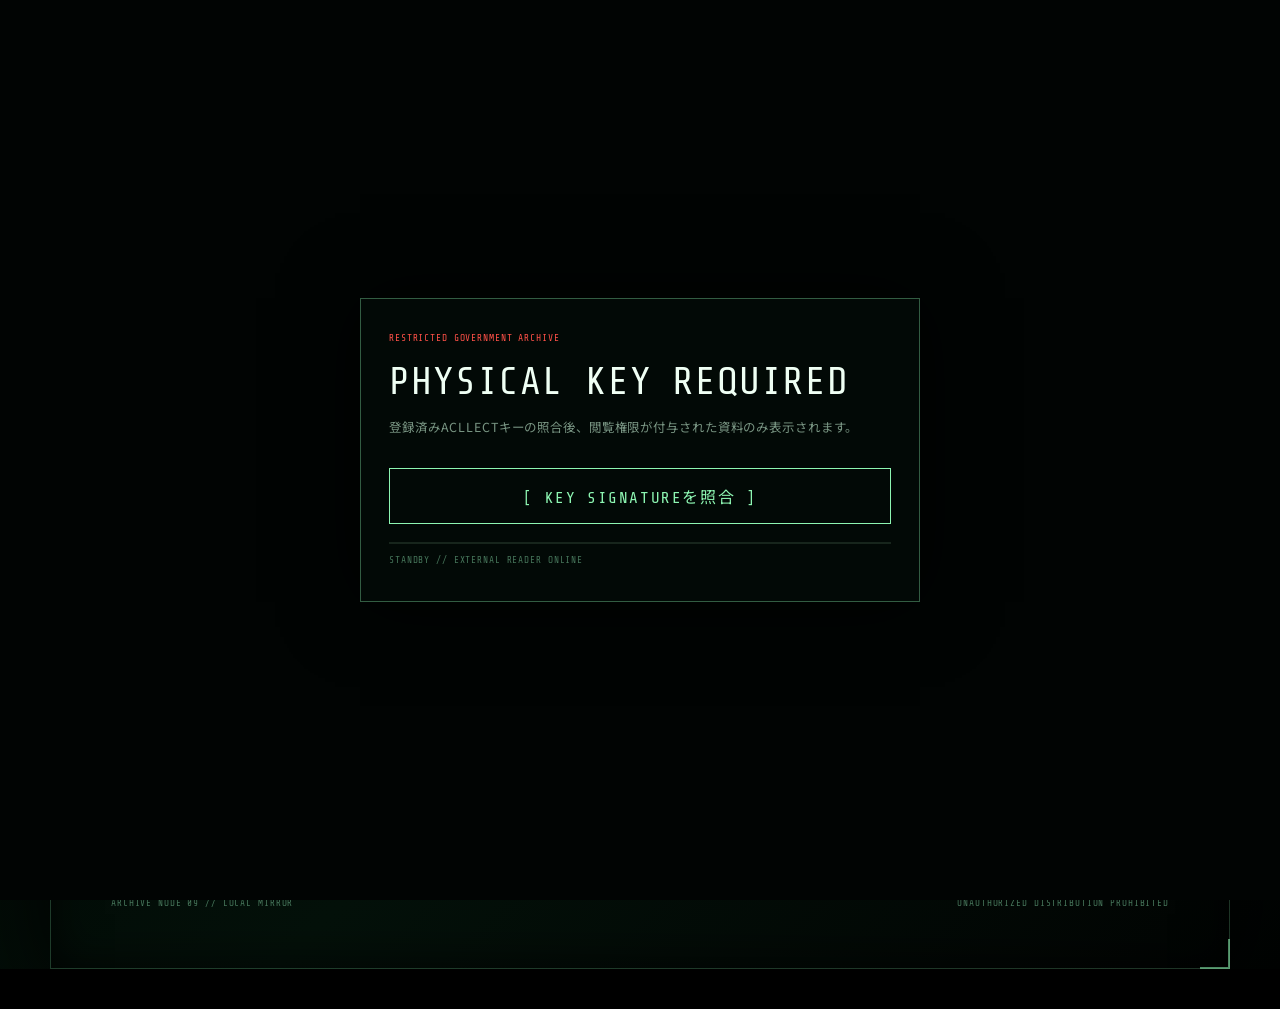
<file: index.html>
<!doctype html>
<html lang="ja">
<head>
<meta charset="utf-8">
<meta name="viewport" content="width=device-width,initial-scale=1,viewport-fit=cover">
<meta name="theme-color" content="#020805">
<title>RESTRICTED ARCHIVE INDEX // KARC</title>
<style>
@import url('https://fonts.googleapis.com/css2?family=Share+Tech+Mono&family=Noto+Sans+JP:wght@400;600&display=swap');
:root{--g:#8df6b2;--dim:#46755a;--line:rgba(141,246,178,.2);--red:#ff5148;--black:#010503}*{box-sizing:border-box}html{background:#000}body{margin:0;min-height:100dvh;background:radial-gradient(circle at 75% 16%,#0b1c12 0,transparent 32%),linear-gradient(135deg,#010302,#031009 55%,#010302);color:var(--g);font-family:"Share Tech Mono","Noto Sans JP",monospace;letter-spacing:.055em;overflow-x:hidden}body:before{content:"";position:fixed;z-index:20;inset:0;pointer-events:none;background:repeating-linear-gradient(0deg,transparent 0 3px,rgba(0,0,0,.25) 4px);opacity:.7}body:after{content:"";position:fixed;z-index:21;inset:0;pointer-events:none;opacity:0;background:linear-gradient(100deg,transparent 38%,rgba(141,246,178,.09) 49%,transparent 58%);animation:noise 8s steps(2) infinite}.shell{width:min(1180px,calc(100% - 28px));margin:18px auto 40px;border:1px solid var(--line);box-shadow:0 20px 100px #000,inset 0 0 45px rgba(0,0,0,.8);position:relative}.shell:before,.shell:after{content:"";position:absolute;width:28px;height:28px;border-color:var(--g);opacity:.55}.shell:before{left:-1px;top:-1px;border-left:2px solid;border-top:2px solid}.shell:after{right:-1px;bottom:-1px;border-right:2px solid;border-bottom:2px solid}.top{display:flex;justify-content:space-between;gap:18px;padding:10px 14px;border-bottom:1px solid var(--line);color:var(--dim);font-size:.68rem}.top b{color:var(--g);font-weight:400}.trace{color:var(--red)}main{padding:clamp(22px,5vw,60px)}.eyebrow{margin:0 0 9px;color:var(--red);font-size:.65rem;letter-spacing:.18em}.title{margin:0;color:#e9fff0;font-size:clamp(2.3rem,7vw,5.4rem);font-weight:400;line-height:.9;letter-spacing:-.045em;text-shadow:0 0 24px rgba(141,246,178,.12)}.jp{margin:14px 0 0;font-family:"Noto Sans JP";font-size:clamp(.85rem,2vw,1.15rem);font-weight:400;letter-spacing:.3em}.lead{max-width:720px;margin:24px 0 36px;color:#a7bfae;font-family:"Noto Sans JP";font-size:.86rem;line-height:2}.stats{display:grid;grid-template-columns:repeat(4,1fr);border:1px solid var(--line);margin-bottom:20px}.stat{padding:13px 15px;border-right:1px solid var(--line);color:var(--dim);font-size:.6rem}.stat:last-child{border:0}.stat b{display:block;margin-top:6px;color:var(--g);font-size:1.05rem;font-weight:400}.records{display:grid;grid-template-columns:repeat(2,minmax(0,1fr));gap:12px}.record{position:relative;min-height:220px;padding:22px;border:1px solid var(--line);background:linear-gradient(140deg,rgba(10,30,18,.65),rgba(1,6,3,.88));overflow:hidden;text-decoration:none;color:inherit;transition:border-color .22s,transform .22s,box-shadow .22s}.record.live:hover,.record.live:focus-visible{outline:0;border-color:rgba(141,246,178,.7);transform:translateY(-2px);box-shadow:0 0 28px rgba(72,220,120,.12)}.record.live:after{content:"OPEN RECORD  →";position:absolute;right:20px;bottom:18px;color:var(--g);font-size:.66rem}.record-id{color:var(--dim);font-size:.61rem}.record h2{margin:28px 0 3px;color:#ecfff2;font-size:clamp(2rem,5vw,3.6rem);font-weight:400;letter-spacing:-.04em}.record .name{font-family:"Noto Sans JP";font-size:.78rem;letter-spacing:.25em}.key{margin-top:24px;color:var(--dim);font-size:.61rem}.key b{color:var(--g);font-weight:400}.status{position:absolute;right:20px;top:19px;padding:5px 8px;border:1px solid var(--g);font-size:.55rem}.locked{min-height:165px;background:repeating-linear-gradient(135deg,rgba(11,19,14,.5) 0 10px,rgba(4,9,6,.68) 10px 20px);color:#385343}.locked:before{content:"RECORD SEALED";position:absolute;right:20px;top:19px;padding:5px 8px;border:1px solid #394f41;font-size:.55rem}.redact{margin:41px 0 10px;width:68%;height:21px;background:#000;box-shadow:0 0 0 1px #101b14}.locked p{margin:0;color:#304b39;font-size:.61rem}.foot{display:flex;justify-content:space-between;gap:16px;margin-top:28px;padding-top:16px;border-top:1px solid var(--line);color:var(--dim);font-size:.58rem}.boot{position:fixed;z-index:100;inset:0;display:grid;place-items:center;padding:20px;background:#010403;transition:opacity .7s,visibility .7s}.boot.done{opacity:0;visibility:hidden}.gate{width:min(560px,100%);padding:28px;border:1px solid rgba(141,246,178,.35);background:#020906;box-shadow:0 0 70px #000}.gate small{color:var(--red);font-size:.6rem}.gate h2{margin:15px 0 10px;color:#effff4;font-size:clamp(1.5rem,6vw,2.4rem);font-weight:400}.gate p{color:#789482;font-family:"Noto Sans JP";font-size:.78rem;line-height:1.8}.gate button{width:100%;margin-top:17px;padding:15px;border:1px solid var(--g);background:transparent;color:var(--g);font:inherit;letter-spacing:.1em;cursor:pointer}.progress{height:2px;margin-top:18px;background:#17251c}.progress i{display:block;width:0;height:100%;background:var(--g);box-shadow:0 0 12px var(--g)}.log{min-height:18px;margin-top:11px;color:var(--dim);font-size:.59rem}@keyframes noise{0%,88%,100%{opacity:0;transform:none}89%{opacity:1;transform:translateX(-4%)}90%{opacity:.25;transform:translateX(5%)}91%{opacity:.7;transform:none}}@media(max-width:720px){.shell{width:calc(100% - 16px);margin:8px}.top{font-size:.56rem}.top span:first-child{max-width:62%}main{padding:25px 17px 38px}.stats{grid-template-columns:repeat(2,1fr)}.stat:nth-child(2){border-right:0}.stat:nth-child(-n+2){border-bottom:1px solid var(--line)}.records{grid-template-columns:1fr}.record{min-height:190px}.locked{min-height:138px}.foot{display:block;line-height:1.9}.lead{font-size:.8rem}}
</style>
</head>
<body>
<div class="boot" id="boot"><div class="gate"><small>RESTRICTED GOVERNMENT ARCHIVE</small><h2>PHYSICAL KEY REQUIRED</h2><p>登録済みACLLECTキーの照合後、閲覧権限が付与された資料のみ表示されます。</p><button id="auth">[ KEY SIGNATUREを照合 ]</button><div class="progress"><i id="bar"></i></div><div class="log" id="log">STANDBY // EXTERNAL READER ONLINE</div></div></div>
<div class="shell"><header class="top"><span><b>KARC.GOV/ARCHIVE</b> // BIO-THREAT RECORD SYSTEM</span><span class="trace">● SESSION LOGGED</span></header><main><p class="eyebrow">LEVEL-5 RESTRICTED // INDEX PARTIALLY RECOVERED</p><h1 class="title">KAIJU ARCHIVE</h1><p class="jp">怪獣機密資料索引</p><p class="lead">物理キーに紐づいた資料のみ閲覧可能。未認証記録へのアクセス試行は、端末識別情報とともに保存される。</p><section class="stats"><div class="stat">DETECTED RECORDS<b>04</b></div><div class="stat">AUTHORIZED<b>01</b></div><div class="stat">SEALED<b>03</b></div><div class="stat">ACTIVE KEY<b>ACL-G02-MGL</b></div></section><section class="records"><a class="record live" href="./ACL-G02-MGL/"><span class="record-id">FILE NO. STP-1973-01</span><span class="status">ACCESSIBLE</span><h2>MEGALON</h2><span class="name">昆虫怪獣　メガロ</span><p class="key">PHYSICAL KEY // <b>ACL-G02-MGL</b></p></a><article class="record locked"><div class="redact"></div><p>PHYSICAL KEY NOT DETECTED // FILE 02</p></article><article class="record locked"><div class="redact"></div><p>AUTHORIZATION TOKEN MISSING // FILE 03</p></article><article class="record locked"><div class="redact"></div><p>INDEX DATA CORRUPTED // FILE 04</p></article></section><footer class="foot"><span>ARCHIVE NODE 09 // LOCAL MIRROR</span><span>UNAUTHORIZED DISTRIBUTION PROHIBITED</span></footer></main></div>
<script>
const button=document.querySelector('#auth'),bar=document.querySelector('#bar'),log=document.querySelector('#log'),boot=document.querySelector('#boot');let active=false;function tone(f,d){try{const c=tone.c||(tone.c=new(window.AudioContext||window.webkitAudioContext)()),o=c.createOscillator(),g=c.createGain();o.type='square';o.frequency.value=f;g.gain.value=.018;o.connect(g).connect(c.destination);o.start();o.stop(c.currentTime+d)}catch(_){}}button.onclick=()=>{if(active)return;active=true;button.disabled=true;const steps=[[18,'READING KEY SIGNATURE'],[41,'PRODUCT CLASS // ACLLECT GODZILLA VOL.2'],[67,'KEY ID // ACL-G02-MGL'],[86,'QUERYING AUTHORIZATION TABLE'],[100,'01 RECORD AUTHORIZED']];let i=0;const next=()=>{const [value,text]=steps[i++];bar.style.transition='width .62s ease';bar.style.width=value+'%';log.textContent=text;tone(240+value*5,.06);if(i<steps.length)setTimeout(next,650);else{tone(920,.14);setTimeout(()=>boot.classList.add('done'),850)}};next()};
</script>
</body>
</html>
</file>
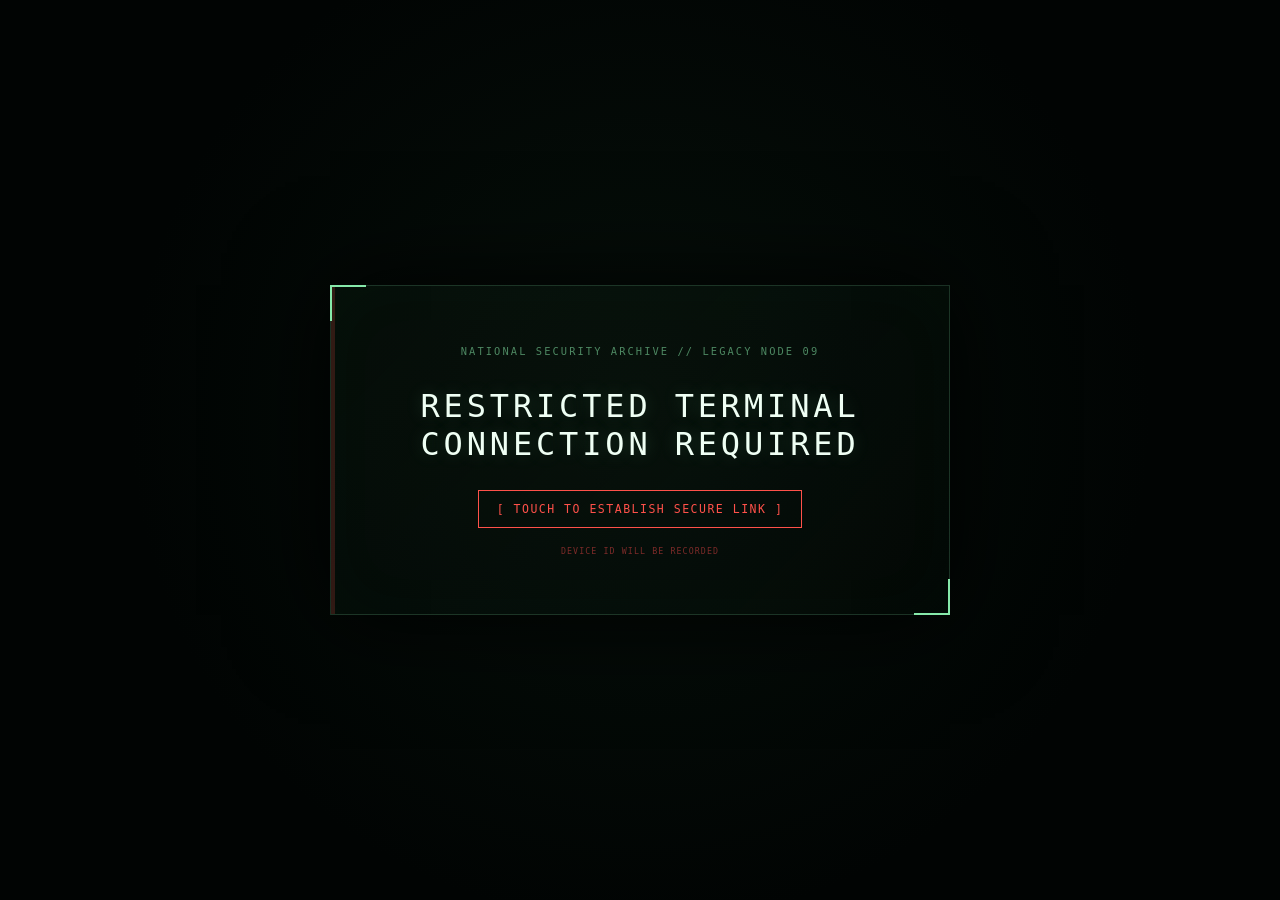
<file: ACL-G04-ANG-001/index.html>
<!doctype html>
<html lang="ja">
<head>
  <meta charset="utf-8">
  <meta name="viewport" content="width=device-width, initial-scale=1, viewport-fit=cover">
  <meta name="theme-color" content="#020806">
  <meta name="description" content="ACLLECT 怪獣機密資料端末 / ANGUIRUS 1955">
  <title>RESTRICTED // SBT-1955-001</title>
  <script>try{const k='ACLLECT_SESSION_V2:'+new URL('.',location.href).pathname,s=JSON.parse(sessionStorage.getItem(k));if(s&&s.authenticated===true)document.documentElement.classList.add('resume-classified')}catch(_){}</script>
  <style>
    :root{color-scheme:dark;--bg:#020604;--panel:#06100b;--green:#8df6b2;--dim:#4e8562;--red:#ff4b4b;--line:rgba(141,246,178,.22);--mono:"MS Gothic","Osaka-Mono","Noto Sans Mono CJK JP",ui-monospace,SFMono-Regular,Consolas,monospace}
    *{box-sizing:border-box}html{background:var(--bg);scroll-behavior:smooth}body{margin:0;min-width:320px;min-height:100svh;color:#d6f5df;background:radial-gradient(circle at 78% 30%,#0b2115 0,transparent 33rem),#020604;font-family:var(--mono);letter-spacing:.04em;overflow-x:hidden}
    body:before{content:"";position:fixed;inset:0;z-index:90;pointer-events:none;background:repeating-linear-gradient(0deg,rgba(255,255,255,.025) 0,rgba(255,255,255,.025) 1px,transparent 2px,transparent 5px);mix-blend-mode:screen}
    body:after{content:"";position:fixed;inset:0;z-index:89;pointer-events:none;box-shadow:inset 0 0 120px #000}
    button{font:inherit;color:inherit}.boot{position:fixed;inset:0;z-index:100;display:grid;place-items:center;padding:22px;background:#010403;transition:opacity .45s,visibility .45s}.boot.done{opacity:0;visibility:hidden}.terminal{width:min(720px,100%);border:1px solid var(--line);background:rgba(3,12,7,.95);box-shadow:0 0 80px rgba(46,255,116,.08)}
    .terminal__bar,.topbar{display:flex;justify-content:space-between;gap:14px;align-items:center;padding:10px 14px;border-bottom:1px solid var(--line);color:var(--dim);font-size:.7rem}.terminal__body{padding:clamp(22px,7vw,56px)}.denied{margin:0 0 25px;color:var(--red);font-size:clamp(1.45rem,6vw,3.2rem);line-height:1;text-shadow:0 0 18px rgba(255,75,75,.4)}.log{min-height:8.5em;color:var(--green);font-size:clamp(.7rem,2.5vw,.92rem);line-height:1.9}.cursor{display:inline-block;width:.65em;height:1em;vertical-align:-.15em;background:var(--green);animation:blink .7s steps(1) infinite}.skip{margin-top:22px;padding:9px 12px;border:1px solid var(--red);background:transparent;color:var(--red);cursor:pointer}
    .init-gate{position:absolute;z-index:12;inset:0;width:100%;border:0;background:radial-gradient(circle at 50% 46%,rgba(20,48,30,.28),transparent 32rem),#010403;color:var(--green);cursor:pointer;text-align:center;-webkit-tap-highlight-color:transparent}.init-gate__frame{position:relative;display:flex;flex-direction:column;align-items:center;justify-content:center;width:min(620px,calc(100% - 38px));min-height:330px;margin:auto;padding:42px 25px;border:1px solid rgba(141,246,178,.22);box-shadow:0 0 70px rgba(0,0,0,.9),inset 0 0 55px rgba(45,255,112,.025)}.init-gate__frame:before,.init-gate__frame:after{content:"";position:absolute;width:34px;height:34px;border-color:var(--red)}.init-gate__frame:before{top:-1px;left:-1px;border-top:2px solid;border-left:2px solid}.init-gate__frame:after{right:-1px;bottom:-1px;border-right:2px solid;border-bottom:2px solid}.init-gate__agency{margin:0 0 30px;color:rgba(141,246,178,.52);font-size:.65rem;letter-spacing:.2em}.init-gate strong{display:block;color:#effff4;font-size:clamp(1.15rem,4vw,2rem);font-weight:400;letter-spacing:.12em;text-shadow:0 0 18px rgba(141,246,178,.18)}.init-gate__touch{display:inline-block;margin-top:27px;padding:11px 18px;border:1px solid var(--red);color:var(--red);font-size:.72rem;letter-spacing:.13em;animation:blink 1.15s steps(1) infinite}.init-gate small{display:block;margin-top:18px;color:rgba(255,75,75,.48);font-size:.52rem;letter-spacing:.13em}.boot:not(.armed) .terminal{opacity:0;transform:scale(.985)}.boot.armed .init-gate{animation:gateDismiss .38s ease-out both;pointer-events:none}.boot.armed .terminal{animation:terminalWake .48s ease-out both}@keyframes gateDismiss{to{opacity:0;visibility:hidden;transform:scale(1.025)}}@keyframes terminalWake{0%{opacity:0;transform:scale(.985);filter:brightness(2)}55%{opacity:1;filter:brightness(1.25)}100%{opacity:1;transform:none;filter:none}}
    .shell{width:min(1180px,calc(100% - 24px));margin:auto;padding:max(10px,env(safe-area-inset-top)) 0 max(24px,env(safe-area-inset-bottom))}.topbar{position:relative;padding-inline:0}.topbar b{color:var(--green);font-weight:400}.trace{color:var(--red);animation:blink 1s steps(1) infinite}.screen{display:grid;grid-template-columns:minmax(0,1.2fr) minmax(320px,.8fr);min-height:660px;border:1px solid var(--line);background:#030a06;box-shadow:0 24px 90px #000;overflow:hidden}
    .briefing{position:relative;display:flex;align-items:flex-end;min-height:660px;padding:clamp(24px,5vw,58px);isolation:isolate;overflow:hidden}.briefing:before{content:"";position:absolute;inset:0;z-index:-3;background-image:linear-gradient(90deg,rgba(2,8,5,.16),rgba(2,8,5,.9) 78%),linear-gradient(0deg,#020705 0,transparent 55%),url('./assets/anguirus-archive-still.jpg');background-size:cover;background-position:35% center;filter:grayscale(1) contrast(1.25) sepia(.25) hue-rotate(80deg);opacity:.62}.briefing:after{content:"";position:absolute;inset:0;z-index:-2;background:linear-gradient(90deg,transparent 0 48%,#030a06 96%),repeating-linear-gradient(90deg,transparent 0 79px,rgba(141,246,178,.045) 80px)}
    .copy{max-width:680px;text-shadow:0 2px 14px #000}.clearance{display:inline-block;margin:0 0 18px;padding:5px 8px;border:1px solid var(--red);color:var(--red);background:rgba(20,0,0,.65);font-size:.68rem}.file{margin:0 0 9px;color:var(--green);font-size:.72rem}.copy h1{margin:0;color:#e7fff0;font-size:clamp(3.8rem,10vw,8.7rem);font-weight:900;line-height:.77;letter-spacing:-.08em}.jp{margin:18px 0 0;color:var(--green);font-size:clamp(.9rem,2vw,1.25rem);letter-spacing:.3em}.abstract{max-width:34rem;margin:18px 0 0;color:#afc5b6;font-size:.8rem;line-height:1.9}.actions{display:flex;flex-wrap:wrap;gap:9px;margin-top:25px}.actions button{padding:12px 15px;border:1px solid var(--green);background:rgba(3,16,9,.85);color:var(--green);font-size:.72rem;cursor:pointer}.actions button:hover{background:var(--green);color:#021006}.actions .danger{border-color:var(--red);color:var(--red)}
    .specimen{position:relative;min-height:660px;border-left:1px solid var(--line);overflow:hidden;background:radial-gradient(circle at 50% 45%,rgba(192,118,42,.16),transparent 47%),#020704}.specimen:before{content:"";position:absolute;inset:0;background-image:linear-gradient(var(--line) 1px,transparent 1px),linear-gradient(90deg,var(--line) 1px,transparent 1px);background-size:32px 32px;opacity:.24}.monster{position:absolute;width:106%;max-width:none;left:50%;bottom:-3%;filter:contrast(1.25) brightness(.62) saturate(.82) sepia(.16);mix-blend-mode:multiply;opacity:.08;transform:translate(-50%,30px);transition:opacity 1.5s,transform 1.5s;mask-image:linear-gradient(to bottom,black 78%,transparent 100%)}body.online .monster{opacity:.94;transform:translate(-50%,0)}.scan{position:absolute;z-index:3;left:0;right:0;top:-10%;height:2px;background:#f0c77e;box-shadow:0 0 18px 5px rgba(240,199,126,.36);opacity:0}body.online .scan{opacity:1;animation:scan 3.4s linear infinite}.hud{position:absolute;z-index:4;inset:18px;pointer-events:none;color:var(--green);font-size:.63rem}.hud span{position:absolute}.hud .tl{top:0;left:0}.hud .tr{top:0;right:0;text-align:right}.hud .bl{bottom:0;left:0;color:var(--red)}.hud .br{bottom:0;right:0;text-align:right}.corner{position:absolute;width:28px;height:28px;border-color:var(--green);border-style:solid}.c1{left:14px;top:44px;border-width:1px 0 0 1px}.c2{right:14px;top:44px;border-width:1px 1px 0 0}.c3{left:14px;bottom:42px;border-width:0 0 1px 1px}.c4{right:14px;bottom:42px;border-width:0 1px 1px 0}.target{position:absolute;z-index:4;left:50%;top:43%;width:130px;aspect-ratio:1;border:1px solid rgba(240,199,126,.34);border-radius:50%;transform:translate(-50%,-50%);animation:rotate 12s linear infinite}.target:before,.target:after{content:"";position:absolute;background:rgba(240,199,126,.45)}.target:before{left:50%;top:-12px;width:1px;height:calc(100% + 24px)}.target:after{top:50%;left:-12px;height:1px;width:calc(100% + 24px)}.telemetry{position:absolute;z-index:5;left:22px;right:22px;bottom:52px;display:grid;grid-template-columns:1fr 1fr;gap:7px;padding:9px;background:rgba(1,8,4,.7);border:1px solid rgba(141,246,178,.18);color:var(--dim);font-size:.58rem}.bar{height:3px;margin-top:4px;background:rgba(141,246,178,.12);overflow:hidden}.bar i{display:block;height:100%;background:var(--green);animation:pulsebar 2.4s ease-in-out infinite}.wave{position:absolute;z-index:4;left:22px;right:22px;top:76px;height:35px;opacity:.55;background:linear-gradient(90deg,transparent,var(--green),transparent);clip-path:polygon(0 50%,5% 50%,8% 20%,11% 80%,15% 42%,19% 58%,23% 10%,27% 88%,31% 35%,35% 65%,40% 50%,46% 50%,49% 26%,52% 72%,56% 40%,60% 61%,64% 14%,68% 86%,72% 45%,77% 55%,82% 32%,86% 68%,90% 50%,100% 50%,100% 54%,90% 54%,86% 72%,82% 36%,77% 59%,72% 49%,68% 90%,64% 18%,60% 65%,56% 44%,52% 76%,49% 30%,46% 54%,40% 54%,35% 69%,31% 39%,27% 92%,23% 14%,19% 62%,15% 46%,11% 84%,8% 24%,5% 54%,0 54%)}
    .metrics{display:grid;grid-template-columns:repeat(4,1fr);border:1px solid var(--line);border-top:0}.metric{padding:18px;border-right:1px solid var(--line)}.metric:last-child{border:0}.metric small{display:block;color:var(--dim);font-size:.58rem}.metric strong{display:block;margin-top:6px;color:var(--green);font-size:clamp(1rem,3vw,1.45rem);font-weight:400}.metric.alert strong{color:var(--red)}
    .dossier{display:none;border:1px solid var(--line);border-top:0;background:#030a06}.dossier.open{display:grid;grid-template-columns:1fr 1fr;animation:reveal .35s ease}.block{padding:clamp(22px,4vw,38px);border-right:1px solid var(--line)}.block:last-child{border:0}.label{margin:0 0 18px;color:var(--green);font-size:.65rem}.row{display:grid;grid-template-columns:8rem 1fr;gap:15px;padding:11px 0;border-top:1px solid rgba(141,246,178,.12);font-size:.73rem}.row span:first-child{color:var(--dim)}.weapon{margin:0;padding:0;list-style:none}.weapon li{padding:13px 0;border-top:1px solid rgba(141,246,178,.12);font-size:.75rem}.weapon b{color:var(--green);font-weight:400}.redacted{margin-top:22px;padding:18px;border-left:2px solid var(--red);background:rgba(255,75,75,.035);color:#c5d6ca;font-size:.75rem;line-height:1.8}.black{color:transparent;background:#151d18}.stamp{display:inline-block;margin-top:22px;padding:7px 10px;border:2px solid var(--red);color:var(--red);font-size:.68rem;transform:rotate(-2deg)}
    .footer{display:flex;justify-content:space-between;gap:20px;align-items:center;padding:18px 0;color:var(--dim);font-size:.62rem}.copyurl{border:0;background:transparent;color:var(--green);cursor:pointer;text-decoration:underline;text-underline-offset:4px}
    @keyframes blink{50%{opacity:.25}}@keyframes scan{to{top:105%}}@keyframes reveal{from{opacity:0;transform:translateY(-8px)}}@keyframes rotate{to{transform:translate(-50%,-50%) rotate(360deg)}}@keyframes pulsebar{0%,100%{width:28%}50%{width:86%}}
    @media(max-width:780px){.screen{grid-template-columns:1fr}.briefing{min-height:500px;padding:28px 22px}.briefing:before{background-position:50% center}.copy h1{font-size:clamp(4rem,22vw,7rem)}.specimen{min-height:560px;border-left:0;border-top:1px solid var(--line)}.monster{width:104%;left:50%}.metrics{grid-template-columns:1fr 1fr}.metric:nth-child(2){border-right:0}.metric:nth-child(-n+2){border-bottom:1px solid var(--line)}.dossier.open{grid-template-columns:1fr}.block{border-right:0;border-bottom:1px solid var(--line)}.footer{align-items:flex-start;flex-direction:column}.topbar span:first-child{max-width:67%;overflow:hidden;white-space:nowrap;text-overflow:ellipsis}}
    @media(prefers-reduced-motion:reduce){*{animation-duration:.01ms!important;transition-duration:.01ms!important}}
    .briefing:before{background-position:50% center}
    .briefing:before{background-size:auto 100%;background-repeat:no-repeat;background-position:center center;filter:grayscale(1) contrast(1.2) sepia(.18) hue-rotate(76deg);opacity:.7}
    .specimen{background:radial-gradient(circle at 50% 45%,rgba(195,129,49,.22),transparent 45%),linear-gradient(rgba(5,14,8,.14),rgba(5,14,8,.14)),#53634d}
    .monster{width:104%;left:50%;bottom:-2%;filter:contrast(1.12) brightness(1.18) saturate(1.04) sepia(.05);mix-blend-mode:multiply}
    body.online .monster{opacity:1}.weapon li span{display:block;margin-top:4px;color:#c5d6ca}
    .briefing:before{background-size:auto 115%;background-position:48% top;-webkit-mask-image:radial-gradient(ellipse 88% 94% at 45% 42%,#000 38%,transparent 100%);mask-image:radial-gradient(ellipse 88% 94% at 45% 42%,#000 38%,transparent 100%)}
    .briefing:after{background:linear-gradient(90deg,#030a06 0,transparent 12%,transparent 55%,#030a06 94%),linear-gradient(0deg,#030a06 0,transparent 30%,transparent 72%,rgba(3,10,6,.6) 100%),repeating-linear-gradient(90deg,transparent 0 79px,rgba(141,246,178,.045) 80px)}
    .specimen{background:radial-gradient(circle at 50% 44%,rgba(191,125,45,.2),transparent 44%),#53634d}.specimen:after{content:"";position:absolute;inset:0;z-index:2;pointer-events:none;background:rgba(0,9,5,.54);box-shadow:inset 0 0 75px 25px rgba(0,6,3,.8)}
    .monster{-webkit-mask-image:radial-gradient(ellipse 78% 84% at 51% 47%,#000 48%,transparent 100%);mask-image:radial-gradient(ellipse 78% 84% at 51% 47%,#000 48%,transparent 100%)}
    .dossier{display:grid;grid-template-columns:1fr 1fr;max-height:0;opacity:0;overflow:hidden;transform:translateY(-18px) scaleY(.94);transform-origin:top;clip-path:inset(0 0 100% 0);border-top:0;transition:max-height .62s cubic-bezier(.3,.75,.2,1),opacity .3s ease,transform .62s cubic-bezier(.3,.75,.2,1),clip-path .62s cubic-bezier(.3,.75,.2,1)}
    .dossier.open{display:grid;max-height:1500px;opacity:1;transform:translateY(0) scaleY(1);clip-path:inset(0);transition:max-height .72s cubic-bezier(.18,.8,.2,1),opacity .35s ease .08s,transform .72s cubic-bezier(.18,.8,.2,1),clip-path .72s cubic-bezier(.18,.8,.2,1)}
    @media(max-width:780px){.briefing:before{background-size:auto 108%;background-position:50% top}.dossier{grid-template-columns:1fr}.dossier.open{grid-template-columns:1fr;max-height:2600px}}
    .briefing:before{background-size:cover;background-position:center top;-webkit-mask-image:linear-gradient(90deg,transparent 0,#000 7%,#000 76%,transparent 100%);mask-image:linear-gradient(90deg,transparent 0,#000 7%,#000 76%,transparent 100%);opacity:.66}
    .briefing:after{background:linear-gradient(90deg,#030a06 0,transparent 14%,transparent 52%,#030a06 92%),linear-gradient(0deg,#030a06 0,rgba(3,10,6,.78) 18%,transparent 58%,rgba(3,10,6,.38) 100%),repeating-linear-gradient(90deg,transparent 0 79px,rgba(141,246,178,.045) 80px)}
    .specimen{background:radial-gradient(circle at 50% 48%,rgba(30,105,56,.13),transparent 54%),#020704;cursor:pointer;touch-action:manipulation}.specimen:after{background:radial-gradient(ellipse 92% 90% at 50% 50%,transparent 48%,rgba(0,6,3,.85) 100%);box-shadow:inset 0 0 55px rgba(0,0,0,.7)}
    .monster{mix-blend-mode:screen;filter:grayscale(1) invert(1) contrast(1.65) brightness(.68) sepia(1) hue-rotate(72deg) saturate(2.2);-webkit-mask-image:linear-gradient(to bottom,#000 0,#000 83%,transparent 100%);mask-image:linear-gradient(to bottom,#000 0,#000 83%,transparent 100%);opacity:0}
    body.online .monster{opacity:.96;animation:materialize 3.1s cubic-bezier(.16,.75,.24,1) both}.specimen:focus-visible{outline:1px solid var(--green);outline-offset:-5px}
    @keyframes materialize{0%{opacity:.06;filter:grayscale(1) invert(1) contrast(4) brightness(.34) sepia(1) hue-rotate(72deg) saturate(3);clip-path:inset(0 0 0 0)}28%{opacity:.34;filter:grayscale(1) invert(1) contrast(3) brightness(.42) sepia(1) hue-rotate(72deg) saturate(2.8)}55%{opacity:.72;clip-path:inset(0 0 0 0)}100%{opacity:.96;filter:grayscale(1) invert(1) contrast(1.65) brightness(.68) sepia(1) hue-rotate(72deg) saturate(2.2)}}
    @media(max-width:780px){.briefing:before{background-size:cover;background-position:center top}}
    .briefing:before{background-position:43% top;filter:grayscale(.72) contrast(1.12) brightness(1.08) sepia(.12) hue-rotate(76deg);opacity:.84}
    .briefing:after{background:linear-gradient(90deg,rgba(3,10,6,.72) 0,transparent 18%,transparent 61%,#030a06 96%),linear-gradient(0deg,#030a06 0,rgba(3,10,6,.58) 16%,transparent 58%,rgba(3,10,6,.2) 100%),repeating-linear-gradient(90deg,transparent 0 79px,rgba(141,246,178,.035) 80px)}
    .monster--color{filter:contrast(1.3) brightness(.92) saturate(1.18);mix-blend-mode:color;opacity:0;pointer-events:none}
    body.online .monster--color{animation:colorize 2.3s ease 1.25s both}
    @keyframes colorize{0%{opacity:0;filter:contrast(1.4) brightness(.72) saturate(.35)}45%{opacity:.34}100%{opacity:.82;filter:contrast(1.3) brightness(.92) saturate(1.18)}}
    @media(max-width:780px){.briefing:before{background-position:42% top;opacity:.8}}
    .monster--color{mix-blend-mode:normal;filter:contrast(1.08) brightness(.96) saturate(.94);opacity:0}
    body.online .monster{animation:materialize 3.1s cubic-bezier(.16,.75,.24,1) both,bioMotion 5.6s ease-in-out 3.1s infinite alternate}
    body.online .monster--color{animation:colorize 2.3s ease 1.25s both,bioMotion 5.6s ease-in-out 3.55s infinite alternate}
    .bar i{animation:none;transition:width .72s cubic-bezier(.22,.65,.35,1)}.wave{transition:transform .45s ease,opacity .45s ease;transform-origin:center}
    @keyframes bioMotion{0%{transform:translate(-50%,0) scale(1) rotate(-.08deg)}45%{transform:translate(-49.7%,-3px) scale(1.006) rotate(.06deg)}100%{transform:translate(-50.2%,1px) scale(1.011) rotate(.12deg)}}
    .monster--color{filter:blur(.42px) contrast(1.02) brightness(.94) saturate(.9)}
    .dossier-still{position:relative;grid-column:1/-1;min-height:290px;margin:0;overflow:hidden;border-bottom:1px solid var(--line);background-color:#020704;background-repeat:no-repeat;background-size:auto 132%;background-position:18% 19%;filter:grayscale(.78) contrast(1.12) brightness(.76) sepia(.12) hue-rotate(74deg);isolation:isolate}.dossier-still:before{content:"";position:absolute;inset:0;z-index:1;pointer-events:none;background:linear-gradient(90deg,transparent 0,rgba(2,7,4,.08) 30%,#020704 74%),linear-gradient(0deg,#020704 0,transparent 38%,rgba(2,7,4,.35) 100%),repeating-linear-gradient(0deg,transparent 0 3px,rgba(141,246,178,.035) 4px)}.dossier-still figcaption{position:absolute;z-index:2;right:24px;bottom:22px;max-width:44%;padding-left:14px;border-left:2px solid var(--red);color:rgba(141,246,178,.72);text-align:right;font-size:.58rem;line-height:1.65;letter-spacing:.12em}.dossier-still figcaption b{display:block;margin-bottom:5px;color:var(--red);font-weight:400}
    body.online .monster:not(.monster--color){animation:scanMaterialize 1.9s cubic-bezier(.22,.61,.36,1) both,bioMotion 9.2s ease-in-out 1.9s infinite}
    @keyframes scanMaterialize{0%{opacity:.05;filter:grayscale(1) invert(1) contrast(4) brightness(.34) sepia(1) hue-rotate(72deg) saturate(3);clip-path:inset(0 0 100% 0)}24%{opacity:.66;clip-path:inset(0);filter:grayscale(1) invert(1) contrast(2.6) brightness(.48) sepia(1) hue-rotate(72deg) saturate(2.6)}48%{opacity:.61}72%{opacity:.31}88%{opacity:.08}100%{opacity:0;filter:grayscale(1) invert(1) contrast(1.5) brightness(.68) sepia(1) hue-rotate(72deg) saturate(2)}}
    body.online .monster--color{animation:none!important;opacity:0}
    body.online .specimen.cutout-ready .monster--color{animation:colorize 1.9s cubic-bezier(.22,.61,.36,1) both,bioMotion 9.2s ease-in-out 1.9s infinite!important}
    @keyframes colorize{0%{opacity:0;filter:blur(1px) grayscale(.76) sepia(.26) saturate(.36) brightness(.55)}20%{opacity:.09}42%{opacity:.24;filter:blur(.75px) grayscale(.56) sepia(.23) saturate(.47) brightness(.64)}64%{opacity:.41;filter:blur(.58px) grayscale(.34) sepia(.19) saturate(.59) brightness(.72)}82%{opacity:.57;filter:blur(.46px) grayscale(.16) sepia(.14) saturate(.71) brightness(.81)}100%{opacity:.7;filter:blur(.3px) grayscale(.04) sepia(.08) saturate(.84) brightness(.9) contrast(1.02)}}
    @keyframes bioMotion{0%,100%{transform:translate(-50%,0) scale(1) rotate(-.035deg)}25%{transform:translate(-49.92%,-1.5px) scale(1.003) rotate(.02deg)}50%{transform:translate(-50.06%,-2.5px) scale(1.006) rotate(.035deg)}75%{transform:translate(-50.1%,-1px) scale(1.003) rotate(-.015deg)}}
    /* Government restricted-terminal finish: institutional framing without changing the archive layout. */
    .terminal__bar,.topbar{background:linear-gradient(90deg,rgba(65,4,4,.58),rgba(4,13,8,.96) 38%,rgba(4,13,8,.96));border-color:rgba(255,74,65,.34);text-transform:uppercase;letter-spacing:.13em}.terminal__bar:before,.topbar:before{content:"CLASSIFIED";color:#ff6a62;border:1px solid rgba(255,74,65,.55);padding:2px 6px;font-size:.58rem;white-space:nowrap}.screen{outline:1px solid rgba(141,246,178,.08);outline-offset:-7px;box-shadow:0 24px 90px #000,inset 0 0 55px rgba(15,67,37,.09)}.clearance{display:inline-block;padding:5px 9px!important;background:rgba(47,0,0,.56);box-shadow:inset 3px 0 #ff4b4b;letter-spacing:.15em!important}.metrics{background:linear-gradient(180deg,rgba(20,48,30,.18),rgba(1,6,3,.62));border-top-color:rgba(141,246,178,.38)}.metric{position:relative}.metric:after{content:"GOV / RESTRICTED";position:absolute;right:10px;top:8px;color:rgba(141,246,178,.18);font-size:.48rem;letter-spacing:.1em}.footer{border-top:1px solid rgba(255,74,65,.24)}
    .audio-waveform{position:absolute;z-index:6;left:22px;right:22px;top:76px;width:calc(100% - 44px);height:38px;opacity:.56;transition:opacity .68s ease;pointer-events:none;border-block:1px solid rgba(141,246,178,.13);background:linear-gradient(90deg,rgba(2,8,4,.62),rgba(5,23,13,.3),rgba(2,8,4,.62))}.specimen.roaring .audio-waveform{opacity:.94}
    .shell{position:relative}.shell:after{content:"";position:absolute;z-index:88;inset:0;pointer-events:none;opacity:0;background:repeating-linear-gradient(0deg,transparent 0 3px,rgba(190,255,208,.48) 4px,rgba(255,255,255,.2) 6px,transparent 9px),linear-gradient(90deg,rgba(255,40,40,.12),rgba(141,246,178,.22),rgba(70,120,255,.1));mix-blend-mode:screen}.signal-noise .shell:after{animation:terminalNoise .24s steps(3,end) both}.signal-noise .screen{animation:screenJolt .24s steps(3,end)}@keyframes terminalNoise{0%{opacity:0;clip-path:inset(4% 0 82% 0);transform:translateX(-12px)}18%{opacity:.5;clip-path:inset(23% 0 48% 0);transform:translateX(9px)}48%{opacity:.32;clip-path:inset(48% 0 28% 0);transform:translateX(-7px)}76%{opacity:.42;clip-path:inset(70% 0 9% 0);transform:translateX(5px)}100%{opacity:0;clip-path:inset(92% 0 2% 0);transform:translateX(0)}}@keyframes screenJolt{0%,100%{transform:none;filter:contrast(1.035) saturate(.88)}35%{transform:translateX(2px);filter:contrast(1.2) saturate(.72)}68%{transform:translateX(-2px);filter:contrast(1.12) saturate(1)}}
    .boot:after{content:"UNAUTHORIZED DISCLOSURE SUBJECT TO FEDERAL PROSECUTION";position:absolute;left:50%;bottom:max(18px,env(safe-area-inset-bottom));transform:translateX(-50%);width:calc(100% - 44px);text-align:center;color:rgba(255,75,75,.52);font-size:.58rem;letter-spacing:.18em}.terminal{position:relative;background:linear-gradient(135deg,rgba(18,8,7,.98),rgba(2,12,7,.97) 36%);box-shadow:0 0 0 1px rgba(255,75,75,.08),0 0 90px rgba(255,30,30,.08),inset 0 0 55px rgba(0,0,0,.72)}.terminal:after{content:"ARCHIVE SECURITY DIVISION // LEGACY SYSTEM 1955";position:absolute;right:14px;bottom:10px;color:rgba(141,246,178,.24);font-size:.5rem;letter-spacing:.12em}.denied{letter-spacing:-.02em;text-shadow:2px 0 rgba(0,255,160,.18),-2px 0 rgba(255,20,20,.28),0 0 24px rgba(255,75,75,.35)}.screen{position:relative;background:linear-gradient(100deg,rgba(2,9,5,.98),rgba(3,12,7,.94));filter:contrast(1.035) saturate(.88)}.screen:after{content:"";position:absolute;z-index:20;inset:0;pointer-events:none;opacity:.13;background:radial-gradient(ellipse at center,transparent 48%,rgba(0,0,0,.76) 100%),repeating-linear-gradient(90deg,transparent 0 2px,rgba(112,255,160,.025) 3px,transparent 4px);mix-blend-mode:multiply}.copy h1{text-shadow:1px 0 rgba(255,70,60,.14),-1px 0 rgba(70,255,176,.18),0 0 20px rgba(173,255,204,.07)}
    .boot-progress{margin:18px 0 2px}.boot-progress__meta{display:flex;justify-content:space-between;margin-bottom:6px;color:var(--dim);font-size:.58rem;letter-spacing:.12em}.boot-progress__track{height:7px;border:1px solid rgba(141,246,178,.3);padding:1px;background:#010403}.boot-progress__fill{display:block;width:0;height:100%;background:linear-gradient(90deg,#376c4a,var(--green));box-shadow:0 0 12px rgba(141,246,178,.42);transition:width .48s cubic-bezier(.22,.61,.36,1)}
    .scan{left:14px;right:14px;height:1px;background:linear-gradient(90deg,transparent 0 4%,rgba(141,246,178,.22) 12%,var(--green) 48%,#f0c77e 50%,var(--green) 52%,rgba(141,246,178,.22) 88%,transparent 96%);box-shadow:0 0 7px rgba(141,246,178,.36)}.scan:before{content:"SCAN / OPTICAL PASS";position:absolute;right:8px;bottom:5px;color:rgba(141,246,178,.48);font-size:.46rem;letter-spacing:.14em}.target{width:106px;border:0;border-radius:0;background:linear-gradient(var(--green),var(--green)) left top/20px 1px no-repeat,linear-gradient(var(--green),var(--green)) left top/1px 20px no-repeat,linear-gradient(var(--green),var(--green)) right top/20px 1px no-repeat,linear-gradient(var(--green),var(--green)) right top/1px 20px no-repeat,linear-gradient(var(--green),var(--green)) left bottom/20px 1px no-repeat,linear-gradient(var(--green),var(--green)) left bottom/1px 20px no-repeat,linear-gradient(var(--green),var(--green)) right bottom/20px 1px no-repeat,linear-gradient(var(--green),var(--green)) right bottom/1px 20px no-repeat;opacity:.58;animation:lockTrack 5.2s ease-in-out infinite}.target:before{left:50%;top:36%;width:1px;height:28%;background:rgba(240,199,126,.58)}.target:after{top:50%;left:36%;height:1px;width:28%;background:rgba(240,199,126,.58)}@keyframes lockTrack{0%,100%{transform:translate(-50%,-50%)}28%{transform:translate(calc(-50% + 3px),calc(-50% - 2px))}54%{transform:translate(calc(-50% - 2px),calc(-50% + 2px))}76%{transform:translate(calc(-50% + 1px),calc(-50% + 3px))}}
    .access-complete{position:absolute;z-index:8;inset:0;display:grid;place-content:center;opacity:0;overflow:hidden;background:rgba(0,16,8,.84);color:#eafff0;font-size:clamp(1.7rem,6vw,3.8rem);font-weight:700;line-height:1;text-align:center;letter-spacing:.08em;text-shadow:0 0 8px #fff,0 0 26px rgba(91,255,148,.95)}.access-complete:after{content:"LEVEL-5 AUTHORIZATION ACCEPTED // SBT-1955-001";display:block;margin-top:14px;color:var(--green);font-size:clamp(.48rem,1.5vw,.7rem);font-weight:400;letter-spacing:.18em;text-shadow:0 0 12px rgba(141,246,178,.7)}.access-complete:before{content:"";position:absolute;inset:-20% -35%;background:linear-gradient(100deg,transparent 42%,rgba(210,255,225,.8) 49%,rgba(255,255,255,.95) 50%,rgba(141,246,178,.55) 52%,transparent 59%);transform:translateX(-80%)}.boot.access-granted .access-complete{animation:grantReveal 1.72s steps(1,end) both}.boot.access-granted .access-complete:before{animation:grantSweep 1.3s ease-out .12s both}.boot.access-granted .terminal{animation:terminalGrant 1.72s ease-out both}.boot.access-granted .boot-progress__fill{background:#eafff0;box-shadow:0 0 8px #fff,0 0 28px var(--green)}@keyframes grantReveal{0%{opacity:0;transform:scale(.97)}8%,31%{opacity:1;transform:scale(1)}32%,42%{opacity:.12}43%,78%{opacity:1}79%,86%{opacity:.28}87%,94%{opacity:1}100%{opacity:0}}@keyframes grantSweep{0%{transform:translateX(-80%)}100%{transform:translateX(80%)}}@keyframes terminalGrant{0%{box-shadow:0 0 0 1px rgba(255,75,75,.08),0 0 90px rgba(255,30,30,.08),inset 0 0 55px rgba(0,0,0,.72)}18%{box-shadow:0 0 0 2px #dfffea,0 0 65px rgba(99,255,151,.78),inset 0 0 65px rgba(127,255,171,.3)}48%{box-shadow:0 0 0 1px var(--green),0 0 24px rgba(99,255,151,.3),inset 0 0 28px rgba(127,255,171,.12)}72%{box-shadow:0 0 0 2px #dfffea,0 0 75px rgba(99,255,151,.72),inset 0 0 70px rgba(127,255,171,.26)}100%{box-shadow:0 0 0 1px rgba(141,246,178,.2),0 0 15px rgba(99,255,151,.12),inset 0 0 30px rgba(0,0,0,.72)}}
    /* Restrained authorization confirmation: readable, plausible, and brief. */
    .access-complete{inset:18%;border-block:1px solid rgba(141,246,178,.52);background:rgba(1,13,7,.94);font-size:clamp(1.35rem,4vw,2.5rem);text-shadow:0 0 14px rgba(141,246,178,.58)}.access-complete:before{display:none}.access-complete:after{margin-top:11px;font-size:clamp(.46rem,1.3vw,.65rem);color:rgba(141,246,178,.72)}.access-complete span{display:block;margin-top:9px;color:var(--red);font-size:clamp(.5rem,1.4vw,.7rem);font-weight:400;letter-spacing:.16em;text-shadow:0 0 10px rgba(255,75,75,.5)}.boot.access-granted .access-complete{animation:grantConfirm 1.22s ease-out both}.boot.access-granted .terminal{animation:terminalConfirm 1.35s ease-out both}@keyframes grantConfirm{0%{opacity:0;transform:scale(.99)}14%,67%{opacity:1;transform:scale(1)}73%{opacity:.28}80%,100%{opacity:1;transform:scale(1)}}@keyframes terminalConfirm{0%{box-shadow:0 0 0 1px rgba(255,75,75,.08),0 0 35px rgba(255,30,30,.06),inset 0 0 55px rgba(0,0,0,.72)}25%{box-shadow:0 0 0 1px rgba(141,246,178,.7),0 0 30px rgba(99,255,151,.28),inset 0 0 38px rgba(127,255,171,.1)}100%{box-shadow:0 0 0 1px rgba(141,246,178,.16),0 0 10px rgba(99,255,151,.08),inset 0 0 30px rgba(0,0,0,.72)}}
    .stamp:empty{display:none}.record-summary{margin:0 0 20px;padding:14px 16px;border-left:2px solid rgba(141,246,178,.55);background:rgba(141,246,178,.035);color:#d1e4d6;font-size:.76rem;line-height:1.9}.metric strong{transition:color .3s,text-shadow .3s}.metric strong:after{display:none}body:not(.dossier-open) .metric strong{font-size:0;color:transparent;text-shadow:none}body:not(.dossier-open) .metric strong:after{content:"[ ENCRYPTED ]";display:block;color:var(--dim);font-size:.83rem;letter-spacing:.08em}body.dossier-open .metric strong{animation:metricDecrypt .34s steps(2,end)}@keyframes metricDecrypt{0%{opacity:.15;filter:blur(2px)}55%{opacity:.62;filter:blur(1px)}100%{opacity:1;filter:none}}
    /* Selected concept B: successful breach with an active trace warning. */
    .access-complete{display:block;inset:29% 4% auto;min-height:158px;padding:28px 34px 25px 42px;border:1px solid rgba(141,246,178,.34);border-left:8px solid var(--green);background:rgba(1,12,6,.96);font-size:clamp(1.65rem,4.4vw,2.8rem);line-height:1.05;text-align:left;letter-spacing:.075em}.access-complete:after{display:none}.access-complete small{display:block;margin-top:17px;padding-bottom:12px;border-bottom:1px solid rgba(255,75,75,.52);color:var(--green);font-size:clamp(.48rem,1.25vw,.67rem);font-weight:400;letter-spacing:.14em;text-shadow:none}.access-complete span{margin-top:12px;font-size:clamp(.52rem,1.35vw,.72rem)}
    @media(max-width:780px){.init-gate{padding:max(14px,env(safe-area-inset-top)) 0 max(14px,env(safe-area-inset-bottom))}.init-gate__frame{min-height:min(420px,calc(100svh - 38px));padding:34px 18px}.init-gate__agency{font-size:.55rem;line-height:1.65}.init-gate strong{font-size:clamp(1.05rem,6vw,1.55rem);line-height:1.45}.init-gate__touch{font-size:.66rem;line-height:1.5}.access-complete{inset:27% 5% auto;min-height:150px;padding:24px 18px 21px 25px;border-left-width:6px;font-size:clamp(1.35rem,7vw,2rem);letter-spacing:.045em}.access-complete small{margin-top:15px;font-size:.55rem;line-height:1.55;letter-spacing:.08em}.access-complete span{margin-top:10px;font-size:.55rem;line-height:1.55;letter-spacing:.08em;white-space:normal}.terminal__body{padding-bottom:35px}.terminal__bar{padding:9px 10px;font-size:.55rem;letter-spacing:.07em}.terminal__bar span:first-of-type{display:none}.terminal__bar:before{font-size:.5rem}}
    .boot-lock{margin-top:22px;color:rgba(255,75,75,.55);font-size:.58rem;line-height:1.6;letter-spacing:.12em}.stamp{display:block;width:max-content;max-width:100%;margin:22px auto 0;text-align:center;transform:rotate(-1deg)}.event-alert{position:absolute;z-index:8;left:50%;top:126px;width:calc(100% - 70px);padding:12px 14px;border:1px solid rgba(141,246,178,.42);border-left:5px solid var(--green);background:rgba(1,10,5,.94);color:var(--green);font-size:.62rem;font-weight:700;line-height:1.5;letter-spacing:.11em;opacity:0;transform:translate(-50%,-8px);transition:opacity .2s,transform .2s;pointer-events:none}.event-alert.show{opacity:1;transform:translate(-50%,0)}.event-alert.danger{border-color:var(--red);background:rgba(35,0,0,.94);color:#ff8b82;box-shadow:0 0 30px rgba(255,30,30,.28),inset 0 0 18px rgba(255,30,30,.08);animation:alertGlitch .32s steps(2,end) 3}.shell:before{content:"";position:absolute;z-index:87;inset:0;pointer-events:none;opacity:0;background:repeating-linear-gradient(0deg,rgba(255,20,20,.02) 0 3px,rgba(255,70,45,.32) 4px,transparent 7px),radial-gradient(circle at 55% 45%,rgba(255,25,15,.25),rgba(50,0,0,.72));mix-blend-mode:screen}.alert-mode .shell:before{animation:redEmergency .24s steps(3,end) infinite}.alert-mode .screen{border-color:rgba(255,63,48,.7);box-shadow:0 0 70px rgba(170,0,0,.32),inset 0 0 45px rgba(120,0,0,.18);animation:dangerJolt .22s steps(2,end) infinite}.alert-mode .specimen{background-color:#180302}.alert-mode .scan{background:#ff5648;box-shadow:0 0 22px 7px rgba(255,30,20,.55)}.alert-mode .target{border-color:rgba(255,75,60,.8)}body.online:not(.alert-mode):not(.disconnecting) .screen{animation:threatBreath 8s ease-in-out infinite}.disconnect-screen{position:fixed;z-index:300;inset:0;display:flex;flex-direction:column;align-items:center;justify-content:center;background:rgba(0,0,0,.3);color:#ff665d;opacity:0;visibility:hidden;pointer-events:none;transition:opacity .28s,background .7s}.disconnect-screen span{font-size:clamp(1rem,4vw,1.8rem);letter-spacing:.16em;text-shadow:0 0 14px rgba(255,50,40,.55)}.disconnect-screen small{margin-top:14px;color:rgba(255,120,105,.65);font-size:.58rem;letter-spacing:.12em}.disconnecting .disconnect-screen{visibility:visible;opacity:1}.disconnecting.crt-collapse .shell{animation:crtOff .62s cubic-bezier(.5,0,.8,.2) forwards}.disconnecting.crt-collapse .disconnect-screen{background:#000}.disconnecting.disconnected .disconnect-screen{color:rgba(141,246,178,.44)}@keyframes alertGlitch{0%,100%{transform:translate(-50%,0)}35%{transform:translate(calc(-50% + 5px),-2px)}70%{transform:translate(calc(-50% - 4px),2px)}}@keyframes redEmergency{0%{opacity:.28;clip-path:inset(0)}35%{opacity:.7;clip-path:inset(12% 0 42%)}68%{opacity:.42;clip-path:inset(55% 0 7%)}100%{opacity:.32;clip-path:inset(0)}}@keyframes dangerJolt{0%,100%{transform:none;filter:hue-rotate(0) contrast(1.12)}50%{transform:translateX(1px);filter:hue-rotate(-8deg) contrast(1.28)}}@keyframes threatBreath{0%,100%{box-shadow:0 24px 90px #000,0 0 0 rgba(160,0,0,0)}50%{box-shadow:0 24px 90px #000,0 0 34px rgba(120,0,0,.13)}}@keyframes crtOff{0%{transform:none;filter:none;opacity:1}55%{transform:scaleY(.025) scaleX(.95);filter:brightness(4);opacity:1}85%{transform:scaleY(.003) scaleX(.35);filter:brightness(7);opacity:1}100%{transform:scale(0);opacity:0}}@media(max-width:780px){.screen .specimen{order:-1;min-height:550px;border-top:0;border-bottom:1px solid var(--line)}.screen .briefing{order:1}.event-alert{top:118px;width:calc(100% - 46px);font-size:.57rem}.stamp{line-height:1.55}.boot-lock{font-size:.54rem}.disconnect-screen{text-align:center;padding:24px}.disconnect-screen span{line-height:1.5}}
    .event-alert.text-warning{border-color:rgba(255,75,75,.5);border-left-color:var(--red);color:var(--red)}
    .voice-caption{position:fixed;z-index:92;left:50%;bottom:22px;width:min(760px,calc(100% - 28px));padding:10px 16px 12px;border-top:1px solid rgba(141,246,178,.48);background:linear-gradient(90deg,rgba(0,8,4,.12),rgba(0,12,6,.94) 12%,rgba(0,12,6,.94) 88%,rgba(0,8,4,.12));color:#d6ffe4;text-align:center;opacity:0;transform:translate(-50%,10px);transition:opacity .25s,transform .25s;pointer-events:none}.voice-caption.show{opacity:1;transform:translate(-50%,0)}.voice-caption span{display:block;margin-bottom:5px;color:rgba(141,246,178,.54);font-size:.52rem;letter-spacing:.18em}.voice-caption p{margin:0;font-family:"Noto Sans JP",sans-serif;font-size:clamp(.78rem,2.2vw,.96rem);line-height:1.65;letter-spacing:.04em}.subject-motto{margin:5px 0 17px;color:rgba(141,246,178,.62);font-size:.58rem;letter-spacing:.25em}.subject-motto:before{content:"// ";color:var(--red)}.tr.signal-lost{color:var(--red);text-shadow:0 0 8px rgba(255,45,35,.5)}.disconnect-screen:after{content:"";position:absolute;left:50%;top:50%;width:0;height:1px;background:rgba(141,246,178,.95);box-shadow:0 0 18px rgba(141,246,178,.9);transform:translate(-50%,48px);opacity:0}.disconnecting.residual .disconnect-screen{color:rgba(141,246,178,.86)}.disconnecting.residual .disconnect-screen:after{animation:residualTrace 1.05s ease-out}.trace.confirmed{color:#ff675f;text-shadow:0 0 9px rgba(255,45,35,.48)}@keyframes residualTrace{0%{width:0;opacity:0}16%{width:min(58vw,360px);opacity:1}58%{width:min(32vw,190px);opacity:.75}100%{width:3px;opacity:0}}@media(max-width:780px){.voice-caption{bottom:12px;padding:9px 12px}.subject-motto{margin-bottom:14px;font-size:.53rem}}
    .product-key{margin:0 0 12px;color:rgba(141,246,178,.5);font-size:.55rem;letter-spacing:.15em}.trace-capture{position:fixed;z-index:180;inset:0;display:grid;place-items:center;background:rgba(0,4,3,.72);backdrop-filter:grayscale(1) contrast(1.22) brightness(.58);opacity:0;visibility:hidden;pointer-events:none}.trace-capture:before,.trace-capture:after{content:"";position:absolute;inset:12%;border:1px solid rgba(255,62,54,.18);transform:scale(1.2)}.trace-capture:after{inset:25%;border-color:rgba(255,62,54,.48);transform:scale(1.5)}.trace-capture__scan{position:absolute;left:8%;right:8%;top:50%;height:1px;background:#ff5148;box-shadow:0 0 16px rgba(255,48,40,.85);opacity:0}.trace-capture__box{width:min(680px,calc(100% - 36px));padding:28px 20px;border-top:1px solid rgba(255,71,63,.72);border-bottom:1px solid rgba(255,71,63,.72);background:rgba(4,7,6,.92);text-align:center;transform:scale(.97);opacity:0}.trace-capture__box small{display:block;margin-bottom:12px;color:rgba(255,112,102,.58);font-size:.58rem;letter-spacing:.2em}.trace-capture__box strong{display:block;color:#ff675f;font-size:clamp(1rem,4vw,2rem);letter-spacing:.13em;text-shadow:0 0 13px rgba(255,45,35,.34)}.trace-capture__box span{display:block;margin-top:13px;color:rgba(224,255,235,.7);font-size:.58rem;letter-spacing:.16em}.trace-captured .trace-capture{visibility:visible;animation:captureVeil 3.9s ease both}.trace-captured .trace-capture:before{animation:bracketClose .75s cubic-bezier(.2,.8,.2,1) .25s forwards}.trace-captured .trace-capture:after{animation:bracketClose .9s cubic-bezier(.2,.8,.2,1) .42s forwards}.trace-captured .trace-capture__scan{animation:captureScan .62s ease .85s forwards}.trace-captured .trace-capture__box{animation:captureText 2.4s steps(1,end) 1.25s forwards}.trace-captured .shell{animation:captureFreeze 3.9s steps(2,end)}@keyframes captureVeil{0%{opacity:0}8%,86%{opacity:1}100%{opacity:0}}@keyframes bracketClose{to{transform:scale(1)}}@keyframes captureScan{0%{top:18%;opacity:0}10%{opacity:1}100%{top:82%;opacity:0}}@keyframes captureText{0%{opacity:0;transform:scale(.97)}8%,28%{opacity:1;transform:scale(1)}29%,35%{opacity:.15}36%,100%{opacity:1;transform:scale(1)}}@keyframes captureFreeze{0%,100%{filter:none}8%,86%{filter:grayscale(.75) brightness(.62) contrast(1.2)}}@media(max-width:780px){.trace-capture:before{inset:8%}.trace-capture:after{inset:18% 12%}.trace-capture__box{padding:24px 14px}.trace-capture__box strong{line-height:1.45}}
    /* Mobile dossier cover: the first viewport reads as one classified specimen card. */
    @media(max-width:780px){
      .shell{width:100%;padding-top:max(5px,env(safe-area-inset-top))}
      .topbar{min-height:32px;padding:5px 10px!important;border-inline:0;font-size:.5rem;letter-spacing:.06em}
      .topbar:before{font-size:.43rem;padding:2px 4px}.topbar span:first-child{max-width:54%}.trace{font-size:.48rem;white-space:nowrap}
      .screen{display:flex;flex-direction:column;min-height:0;border-inline:0;overflow:visible;background:#020704}
      .screen .specimen{order:0;height:clamp(390px,49svh,455px);min-height:0;border:0;border-bottom:0;background:linear-gradient(180deg,rgba(4,19,11,.76) 0 132px,transparent 133px),radial-gradient(ellipse at 58% 64%,rgba(35,104,58,.16),transparent 49%),#020704;z-index:2}
      .specimen:after{background:linear-gradient(0deg,rgba(2,7,4,.64) 0,rgba(2,7,4,.32) 7%,rgba(2,7,4,.12) 15%,transparent 25%),radial-gradient(ellipse 108% 100% at 50% 49%,transparent 52%,rgba(0,5,3,.76) 100%)}
      .monster{z-index:2;width:auto;height:calc(100% - 126px);left:61%;top:126px;bottom:auto;max-width:none;pointer-events:none;-webkit-mask-image:linear-gradient(to bottom,#000 0,#000 61%,rgba(0,0,0,.82) 73%,rgba(0,0,0,.42) 86%,rgba(0,0,0,.12) 95%,transparent 100%);mask-image:linear-gradient(to bottom,#000 0,#000 61%,rgba(0,0,0,.82) 73%,rgba(0,0,0,.42) 86%,rgba(0,0,0,.12) 95%,transparent 100%)}
      .audio-waveform{left:15px;right:15px;top:41px;width:calc(100% - 30px);height:30px}
      .telemetry{left:15px;right:15px;top:78px;bottom:auto;padding:6px 8px;font-size:.48rem;background:rgba(1,8,4,.78);border-color:rgba(141,246,178,.22)}
      .hud{inset:10px 14px;font-size:.48rem}.hud .tl{top:0}.hud .tr{top:0}.hud .bl,.hud .br{bottom:16px}
      .corner.c1,.corner.c2{top:31px}.corner.c3,.corner.c4{bottom:11px}.target{top:59%;width:82px}
      .screen .briefing{order:1;z-index:3;display:block;min-height:0;margin-top:0;padding:13px 18px 22px;overflow:visible;isolation:isolate;background:linear-gradient(180deg,rgba(2,7,4,.9),#020704 20%)}
      .briefing:before{display:none}.briefing:after{z-index:-1;background:repeating-linear-gradient(90deg,transparent 0 79px,rgba(141,246,178,.025) 80px)}
      .copy{max-width:none;text-shadow:0 3px 14px #000}
      .clearance{margin-bottom:6px!important;padding:3px 7px!important;font-size:.48rem!important}.file{margin-bottom:3px;font-size:.52rem}.product-key{margin-bottom:5px;font-size:.45rem}
      .copy h1{font-size:clamp(3.75rem,19vw,5.4rem);line-height:.78;letter-spacing:-.075em;white-space:nowrap}.jp{margin-top:10px;font-size:.74rem;letter-spacing:.21em}.subject-motto{margin:3px 0 9px;font-size:.44rem;letter-spacing:.15em}
      .abstract{margin-top:8px;font-size:.67rem;line-height:1.55}.actions{margin-top:12px;gap:7px}.actions button{flex:1 1 auto;min-height:42px;padding:9px 7px;font-size:.59rem}
      .event-alert{position:absolute;z-index:8;top:133px;width:calc(100% - 30px);padding:8px 10px;font-size:.49rem}
      .metrics{border-inline:0}.metric{padding:14px 12px}.metric small{font-size:.5rem}.metric:after{font-size:.4rem}
      .dossier{border-inline:0}.footer{padding-inline:15px}
      .dossier-still{min-height:245px;background-size:auto 125%;background-position:20% 14%}.dossier-still:before{background:linear-gradient(90deg,transparent 0,rgba(2,7,4,.08) 36%,#020704 88%),linear-gradient(0deg,#020704 0,transparent 42%,rgba(2,7,4,.25) 100%),repeating-linear-gradient(0deg,transparent 0 3px,rgba(141,246,178,.035) 4px)}.dossier-still figcaption{right:14px;bottom:15px;max-width:58%;font-size:.5rem}
      .trace-capture{padding:max(24px,env(safe-area-inset-top)) 16px max(24px,env(safe-area-inset-bottom))}.trace-capture__box{width:100%;max-width:520px;padding:24px 12px}.trace-capture__box small,.trace-capture__box span{font-size:.5rem;line-height:1.7;letter-spacing:.11em}.trace-capture__box strong{font-size:clamp(.94rem,4.8vw,1.3rem);line-height:1.55;letter-spacing:.08em;overflow-wrap:anywhere}
    }
    @media(max-width:380px){.screen .specimen{height:382px}.screen .briefing{margin-top:0;padding-top:12px}.copy h1{font-size:18.5vw}.hud .bl,.hud .br{bottom:14px}.corner.c3,.corner.c4{bottom:10px}}
    /* Final presentation pass: steady authorization cadence, hero specimen, degraded archive still. */
    .boot.access-granted .access-complete{animation:grantConfirm 1.5s steps(1,end) both}
    .boot.access-granted .terminal{animation:terminalConfirm 1.5s linear both}
    @keyframes grantConfirm{0%,19.99%{opacity:0;transform:scale(.99)}20%,44.99%{opacity:1;transform:scale(1)}45%,69.99%{opacity:0;transform:scale(1)}70%,100%{opacity:1;transform:scale(1)}}
    @keyframes terminalConfirm{0%,19.99%{box-shadow:0 0 0 1px rgba(255,75,75,.08),0 0 25px rgba(255,30,30,.05),inset 0 0 55px rgba(0,0,0,.72)}20%,44.99%{box-shadow:0 0 0 1px rgba(141,246,178,.65),0 0 30px rgba(99,255,151,.24),inset 0 0 38px rgba(127,255,171,.09)}45%,69.99%{box-shadow:0 0 0 1px rgba(141,246,178,.12),0 0 10px rgba(99,255,151,.05),inset 0 0 44px rgba(0,0,0,.72)}70%,100%{box-shadow:0 0 0 1px rgba(141,246,178,.65),0 0 30px rgba(99,255,151,.24),inset 0 0 38px rgba(127,255,171,.09)}}
    .forced-disconnect .disconnect-screen{background:radial-gradient(circle at 50% 46%,rgba(58,3,2,.94),#050000 62%,#000);color:#ff766d}
    .forced-disconnect .disconnect-screen:before{content:"REMOTE SECURITY OVERRIDE";position:absolute;top:max(12%,calc(env(safe-area-inset-top) + 28px));padding:7px 12px;border:1px solid rgba(255,82,72,.62);color:#ff776e;font-size:.58rem;letter-spacing:.2em;animation:forcedNotice .8s steps(1,end) infinite}
    .forced-disconnect .disconnect-screen span{padding:16px 22px;border-block:1px solid rgba(255,82,72,.5);background:rgba(28,0,0,.68);text-shadow:2px 0 rgba(255,255,255,.25),-2px 0 rgba(255,0,0,.4),0 0 18px rgba(255,35,25,.75);animation:forcedTitle .42s steps(2,end) infinite}
    .forced-disconnect .disconnect-screen small{color:rgba(255,170,160,.78)}
    .forced-disconnect:not(.crt-collapse) .shell{animation:securitySeizure .2s steps(2,end) infinite}
    @keyframes forcedNotice{0%,54%{opacity:1}55%,100%{opacity:.25}}
    @keyframes forcedTitle{0%,100%{transform:translateX(0)}33%{transform:translateX(2px)}66%{transform:translateX(-2px)}}
    @keyframes securitySeizure{0%,100%{filter:hue-rotate(-14deg) saturate(1.28) contrast(1.08)}50%{filter:hue-rotate(-24deg) saturate(1.55) contrast(1.22)}}
    @media(max-width:780px){
      .monster{height:calc(100% - 102px);left:56%;top:106px;-webkit-mask-image:radial-gradient(ellipse 74% 82% at 53% 46%,#000 50%,rgba(0,0,0,.9) 64%,rgba(0,0,0,.42) 83%,transparent 100%);mask-image:radial-gradient(ellipse 74% 82% at 53% 46%,#000 50%,rgba(0,0,0,.9) 64%,rgba(0,0,0,.42) 83%,transparent 100%)}
      .target{top:57%}
      .dossier-still{min-height:260px;background-size:auto 170%;background-position:29% 27%;filter:grayscale(.84) contrast(1.18) brightness(.66) sepia(.16) hue-rotate(72deg);border-bottom-color:rgba(141,246,178,.08);box-shadow:inset 0 0 58px 30px #020704}
      .dossier-still:before{background:linear-gradient(90deg,rgba(2,7,4,.28),transparent 18%,rgba(2,7,4,.12) 58%,#020704 96%),linear-gradient(0deg,#020704 0,rgba(2,7,4,.52) 12%,transparent 40%,rgba(2,7,4,.42) 100%),repeating-linear-gradient(0deg,transparent 0 3px,rgba(141,246,178,.04) 4px)}
      .forced-disconnect .disconnect-screen span{font-size:clamp(.92rem,4.8vw,1.25rem);line-height:1.55}
    }
    /* Cinematic restricted-archive finish: cold phosphor, oxidized red, and intermittent legacy-terminal instability. */
    :root{--green:#86e9aa;--dim:#507b5f;--red:#ff514a;--line:rgba(134,233,170,.2)}
    body{background:radial-gradient(ellipse at 78% 24%,rgba(18,58,35,.38),transparent 34rem),radial-gradient(ellipse at 12% -8%,rgba(93,8,5,.2),transparent 29rem),#010302}
    body:before{opacity:.82;background:repeating-linear-gradient(0deg,rgba(214,255,226,.022) 0,rgba(214,255,226,.022) 1px,transparent 2px,transparent 5px),repeating-linear-gradient(90deg,rgba(255,255,255,.007) 0 1px,transparent 1px 4px);mix-blend-mode:screen}
    body:after{box-shadow:inset 0 0 155px 22px #000,inset 0 0 18px rgba(96,255,151,.025)}
    .boot{background:radial-gradient(ellipse at 50% 42%,rgba(26,51,34,.16),transparent 35rem),linear-gradient(115deg,rgba(46,0,0,.12),transparent 44%),#010302}
    .init-gate__frame{border-color:rgba(134,233,170,.18);background:linear-gradient(135deg,rgba(12,26,17,.28),rgba(0,0,0,.08));box-shadow:0 0 90px #000,inset 0 0 70px rgba(53,255,120,.025),inset 4px 0 rgba(255,81,74,.18)}
    .terminal{border-color:rgba(134,233,170,.23);background:linear-gradient(135deg,rgba(28,5,5,.86),rgba(2,13,7,.98) 31%,rgba(1,5,3,.99));box-shadow:0 26px 120px #000,0 0 0 1px rgba(255,81,74,.06),inset 0 0 70px rgba(0,0,0,.58)}
    .shell{filter:saturate(.92) contrast(1.025)}
    .topbar{border-top:1px solid rgba(255,81,74,.2);border-bottom-color:rgba(255,81,74,.3);background:linear-gradient(90deg,rgba(73,5,4,.54),rgba(4,13,8,.96) 28%,rgba(2,8,5,.98));box-shadow:0 8px 28px rgba(0,0,0,.42)}
    .screen{position:relative;border-color:rgba(134,233,170,.22);background:linear-gradient(112deg,#020704,#030c07 62%,#010402);box-shadow:0 28px 110px #000,0 0 0 1px rgba(255,81,74,.04),inset 0 0 80px rgba(13,58,33,.08)}
    .screen:before{content:"";position:absolute;z-index:19;inset:0;pointer-events:none;opacity:.16;background:linear-gradient(90deg,transparent 0 47%,rgba(134,233,170,.1) 47.1%,transparent 47.3%),linear-gradient(0deg,transparent 0 72%,rgba(255,81,74,.13) 72.1%,transparent 72.45%);mix-blend-mode:screen}
    body.online:not(.alert-mode):not(.disconnecting) .screen:before{animation:classifiedInterference 13s steps(1,end) infinite}
    .briefing{background:linear-gradient(90deg,rgba(1,5,3,.16),rgba(1,6,3,.58) 66%,rgba(1,5,3,.96));box-shadow:inset -34px 0 55px rgba(0,0,0,.4)}
    .briefing:before{filter:grayscale(1) contrast(1.34) brightness(.67) sepia(.22) hue-rotate(78deg);opacity:.52}
    .copy{filter:drop-shadow(0 8px 18px rgba(0,0,0,.8))}
    .copy h1{color:#e2f5e8;text-shadow:1px 0 rgba(255,81,74,.16),-1px 0 rgba(86,255,154,.16),0 0 24px rgba(134,233,170,.06)}
    .clearance{border-color:rgba(255,81,74,.72)!important;background:linear-gradient(90deg,rgba(70,0,0,.72),rgba(31,0,0,.42))!important;box-shadow:inset 4px 0 #ff514a,0 0 20px rgba(255,38,31,.08)!important}
    .file,.product-key,.subject-motto{opacity:.86}
    .actions button{border-color:rgba(134,233,170,.58);background:linear-gradient(180deg,rgba(7,24,14,.92),rgba(1,8,4,.94));box-shadow:inset 3px 0 rgba(134,233,170,.35),0 8px 18px rgba(0,0,0,.2);transition:background .18s,color .18s,box-shadow .18s}
    .actions .danger{border-color:rgba(255,81,74,.65);box-shadow:inset 3px 0 rgba(255,81,74,.38),0 8px 18px rgba(0,0,0,.2)}
    .specimen{background:radial-gradient(ellipse at 58% 48%,rgba(27,98,54,.15),transparent 50%),radial-gradient(ellipse at 56% 72%,rgba(113,50,11,.09),transparent 35%),#010503;box-shadow:inset 0 0 90px 18px rgba(0,0,0,.78)}
    .specimen:after{background:radial-gradient(ellipse 92% 91% at 52% 48%,transparent 46%,rgba(0,5,3,.86) 100%),linear-gradient(0deg,rgba(1,5,3,.48),transparent 28%);box-shadow:inset 0 0 65px 12px rgba(0,0,0,.74)}
    .monster--color{filter:contrast(1.14) brightness(.91) saturate(.76) sepia(.07)!important}
    .telemetry,.audio-waveform{background-color:rgba(0,7,4,.72);box-shadow:0 10px 26px rgba(0,0,0,.22),inset 0 0 18px rgba(134,233,170,.025)}
    .metrics{background:linear-gradient(180deg,rgba(12,38,23,.16),rgba(1,5,3,.9));box-shadow:inset 0 12px 30px rgba(0,0,0,.22)}
    .dossier{background:linear-gradient(125deg,rgba(4,16,9,.98),rgba(1,6,3,.99));box-shadow:inset 0 0 80px rgba(0,0,0,.42)}
    .dossier-still{display:none}
    .block{position:relative;background:linear-gradient(145deg,rgba(134,233,170,.018),transparent 48%)}
    .block:before{content:"RESTRICTED // EYES ONLY";position:absolute;right:18px;top:14px;color:rgba(255,81,74,.18);font-size:.47rem;letter-spacing:.16em}
    .label{padding-bottom:10px;border-bottom:1px solid rgba(255,81,74,.18);letter-spacing:.13em}
    .record-summary,.redacted{background:linear-gradient(90deg,rgba(134,233,170,.045),rgba(134,233,170,.012));box-shadow:inset 0 0 22px rgba(0,0,0,.18)}
    .voice-caption{border-color:rgba(255,81,74,.42);background:linear-gradient(90deg,rgba(0,5,3,.1),rgba(1,10,5,.97) 12%,rgba(1,10,5,.97) 88%,rgba(0,5,3,.1));box-shadow:0 -16px 38px rgba(0,0,0,.5)}
    .signal-noise .shell:after{animation:terminalNoise .31s steps(4,end) both}
    @keyframes classifiedInterference{0%,68%,71%,91%,94%,100%{opacity:.13;transform:none}69%{opacity:.38;transform:translateX(2px)}70%{opacity:.05;transform:translateX(-1px)}92%{opacity:.29;transform:translateY(1px)}93%{opacity:.08;transform:translateY(-1px)}}
    @media(max-width:780px){
      .dossier-still{display:block}
      .screen:before{opacity:.11}
      .briefing{box-shadow:inset 0 24px 45px rgba(0,0,0,.42);background:linear-gradient(180deg,rgba(1,6,3,.92),#010503 24%)}
      .block:before{right:13px;top:10px;font-size:.42rem}
    }
    /* Mobile composition: left-side instrumentation, unobstructed subject, face-led archive crop. */
    .boot.access-granted .access-complete{animation:grantConfirm 3s steps(1,end) both}
    .boot.access-granted .terminal{animation:terminalConfirm 3s linear both}
    @keyframes grantConfirm{0%,11.99%{opacity:0;transform:scale(.99)}12%,27.99%{opacity:1;transform:scale(1)}28%,41.99%{opacity:0;transform:scale(1)}42%,100%{opacity:1;transform:scale(1)}}
    @keyframes terminalConfirm{0%,11.99%{box-shadow:0 0 0 1px rgba(255,81,74,.08),0 0 25px rgba(255,30,30,.05),inset 0 0 55px rgba(0,0,0,.72)}12%,27.99%{box-shadow:0 0 0 1px rgba(134,233,170,.66),0 0 34px rgba(99,255,151,.25),inset 0 0 40px rgba(127,255,171,.1)}28%,41.99%{box-shadow:0 0 0 1px rgba(134,233,170,.12),0 0 10px rgba(99,255,151,.05),inset 0 0 48px rgba(0,0,0,.72)}42%,100%{box-shadow:0 0 0 1px rgba(134,233,170,.55),0 0 27px rgba(99,255,151,.18),inset 0 0 38px rgba(127,255,171,.08)}}
    @media(max-width:780px){
      .screen .specimen{height:clamp(420px,53svh,492px)}
      .event-alert{top:auto;bottom:68px;width:calc(100% - 30px);padding:9px 10px 11px;border-color:transparent;border-left:4px solid rgba(134,233,170,.68);background:radial-gradient(ellipse 108% 94% at 34% 50%,rgba(0,15,8,.97) 0,rgba(0,10,5,.92) 58%,rgba(0,7,4,.58) 78%,transparent 100%);box-shadow:none;font-size:clamp(.42rem,1.8vw,.49rem);line-height:1.45;letter-spacing:.08em;backdrop-filter:blur(1.5px)}
      .event-alert.danger{border-color:transparent;border-left-color:var(--red);background:radial-gradient(ellipse 108% 94% at 34% 50%,rgba(42,0,0,.97) 0,rgba(27,0,0,.9) 58%,rgba(18,0,0,.55) 78%,transparent 100%);box-shadow:0 0 22px rgba(255,30,30,.14)}
      .monster{height:calc(100% - 62px);left:63%;top:70px;-webkit-mask-image:radial-gradient(ellipse 78% 86% at 54% 47%,#000 53%,rgba(0,0,0,.9) 67%,rgba(0,0,0,.42) 85%,transparent 100%);mask-image:radial-gradient(ellipse 78% 86% at 54% 47%,#000 53%,rgba(0,0,0,.9) 67%,rgba(0,0,0,.42) 85%,transparent 100%)}
      .telemetry{left:15px;right:auto;top:126px;bottom:auto;width:34%;min-width:122px;display:grid;grid-template-columns:1fr;gap:11px;padding:11px 10px 12px;border-color:rgba(134,233,170,.25);border-left:2px solid rgba(134,233,170,.62);background:linear-gradient(90deg,rgba(0,12,6,.94),rgba(0,8,4,.7) 78%,rgba(0,5,3,.2));box-shadow:14px 0 30px rgba(0,0,0,.18),inset 0 0 18px rgba(134,233,170,.025);font-size:.47rem}
      .telemetry>div:nth-child(3),.telemetry>div:nth-child(4){padding-top:7px;border-top:1px solid rgba(134,233,170,.12);color:rgba(134,233,170,.6);font-size:.43rem;white-space:nowrap}
      .telemetry .bar{height:4px;margin-top:6px}
      .target{left:61%;top:57%;width:88px}
      .dossier-still{min-height:265px;background-size:auto 150%;background-position:27% 1%;box-shadow:inset 0 0 62px 33px #020704}
      .dossier-still:before{background:linear-gradient(90deg,rgba(2,7,4,.34),transparent 15%,rgba(2,7,4,.08) 55%,#020704 96%),linear-gradient(0deg,#020704 0,rgba(2,7,4,.48) 11%,transparent 37%,rgba(2,7,4,.28) 100%),repeating-linear-gradient(0deg,transparent 0 3px,rgba(134,233,170,.04) 4px)}
      .dossier-still figcaption{max-width:49%;right:13px;bottom:17px}
    }
    @media(max-width:380px){
      .screen .specimen{height:408px}
      .monster{left:65%;top:72px;height:calc(100% - 64px)}
      .telemetry{top:124px;width:35%;min-width:116px;padding-inline:8px}
    }
  
    /* ANGUIRUS specimen overlay: armor mass and ground-impact signature. */
    :root{--impact:#d8b47a}
    .briefing:before{background-size:100% 100%,100% 100%,auto 112%;background-position:center,center,43% 43%;background-repeat:no-repeat;-webkit-mask-image:radial-gradient(ellipse 48% 58% at 38% 44%,#000 31%,rgba(0,0,0,.96) 52%,rgba(0,0,0,.58) 72%,rgba(0,0,0,.14) 88%,transparent 100%);mask-image:radial-gradient(ellipse 48% 58% at 38% 44%,#000 31%,rgba(0,0,0,.96) 52%,rgba(0,0,0,.58) 72%,rgba(0,0,0,.14) 88%,transparent 100%)}
    .still-edge-blend{position:absolute;inset:-30px;z-index:-4;pointer-events:none;background:url('./assets/anguirus-archive-still.jpg') center 38%/cover no-repeat;filter:grayscale(1) contrast(1.15) brightness(.3) sepia(.22) hue-rotate(80deg) blur(24px);opacity:.58;transform:scale(1.07)}
    .monster{width:108%;height:auto;left:48%;top:auto;bottom:1%}
    .monster--color{filter:contrast(1.1) brightness(.9) saturate(.76) sepia(.08)!important}
    .terminal-impact-field{position:fixed;z-index:88;left:0;right:0;bottom:0;height:38svh;pointer-events:none;opacity:0;background:repeating-linear-gradient(0deg,transparent 0 22px,rgba(216,180,122,.09) 23px,transparent 25px),linear-gradient(0deg,rgba(115,39,18,.24),transparent 78%);transform:translateY(18%);transition:opacity .1s,transform .16s}
    .terminal-impact-field i{position:absolute;left:50%;bottom:8%;width:12px;height:12px;border:1px solid rgba(255,96,70,.62);border-radius:50%;transform:translateX(-50%) scale(.2);opacity:0}
    .terminal-impact-field i:nth-child(2){bottom:18%}.terminal-impact-field i:nth-child(3){bottom:3%}
    .terminal-shock{position:fixed;z-index:91;inset:0;display:flex;align-items:flex-start;justify-content:center;padding-top:max(18px,env(safe-area-inset-top));pointer-events:none;opacity:0;border:1px solid transparent;background:radial-gradient(ellipse at center,transparent 42%,rgba(255,32,24,.13) 78%,rgba(255,20,14,.31));box-shadow:inset 0 0 0 2px rgba(255,56,46,.35),inset 0 0 72px rgba(255,20,15,.38)}
    .terminal-shock span{padding:7px 12px;border:1px solid rgba(255,87,76,.92);background:rgba(42,0,0,.91);color:#ff6a60;font-size:clamp(.5rem,1.8vw,.72rem);letter-spacing:.16em;text-shadow:0 0 10px rgba(255,40,30,.9)}
    .impact-burst .terminal-impact-field{opacity:1;transform:translateY(0)}
    .impact-burst .terminal-impact-field i{animation:impactRing .88s ease-out infinite}
    .impact-burst .terminal-impact-field i:nth-child(2){animation-delay:.23s}.impact-burst .terminal-impact-field i:nth-child(3){animation-delay:.46s}
    .impact-burst .terminal-shock{opacity:1;animation:terminalRedAlert .34s steps(2,end) infinite}
    .impact-burst .shell{animation:terminalShockJolt .24s cubic-bezier(.2,.8,.25,1) infinite}
    .impact-burst .screen{box-shadow:0 28px 110px #000,0 0 0 2px rgba(255,55,45,.38),inset 0 0 95px rgba(130,47,25,.18)}
    @keyframes terminalRedAlert{0%,100%{filter:brightness(.82);border-color:rgba(255,55,45,.25)}50%{filter:brightness(1.28);border-color:rgba(255,82,68,.92)}}
    @keyframes terminalShockJolt{0%,100%{transform:translateY(0)}20%{transform:translateY(3px)}42%{transform:translateY(-2px)}66%{transform:translateY(1px)}82%{transform:translateY(-1px)}}
    @keyframes impactRing{0%{opacity:.72;transform:translateX(-50%) scale(.2)}100%{opacity:0;transform:translateX(-50%) scale(38,10)}}
    @media(max-width:780px){
      .still-edge-blend{display:none}
      .monster{width:96%;height:auto;left:46%;top:auto;bottom:3%;-webkit-mask-image:radial-gradient(ellipse 88% 93% at 51% 48%,#000 63%,rgba(0,0,0,.92) 77%,rgba(0,0,0,.36) 91%,transparent 100%);mask-image:radial-gradient(ellipse 88% 93% at 51% 48%,#000 63%,rgba(0,0,0,.92) 77%,rgba(0,0,0,.36) 91%,transparent 100%)}
      .target{left:82%;top:27%}
      .dossier-still{background-size:100% auto;background-position:center top;filter:grayscale(.84) contrast(1.14) brightness(.8) sepia(.1) hue-rotate(120deg)}
    }

    /* Final archive-still framing: preserve the portrait and dissolve only its free edge. */
    .briefing:before{background-size:100% 100%,100% 100%,auto 112%;background-position:center,center,43% 43%;-webkit-mask-image:linear-gradient(90deg,#000 0,#000 66%,rgba(0,0,0,.88) 76%,rgba(0,0,0,.38) 89%,transparent 100%);mask-image:linear-gradient(90deg,#000 0,#000 66%,rgba(0,0,0,.88) 76%,rgba(0,0,0,.38) 89%,transparent 100%)}
    .still-edge-blend{background-position:left 38%}
    @media(max-width:780px){
      .dossier-still{min-height:clamp(340px,92vw,410px);background-size:100% 100%,100% 100%,auto 112%;background-position:center,center,left top;background-repeat:no-repeat;box-shadow:inset 0 0 48px 18px #020704}
      .dossier-still:before{background:linear-gradient(90deg,rgba(2,7,4,.12) 0,transparent 18%,rgba(2,7,4,.08) 58%,#020704 96%),linear-gradient(0deg,#020704 0,rgba(2,7,4,.34) 9%,transparent 29%,rgba(2,7,4,.12) 100%),repeating-linear-gradient(0deg,transparent 0 3px,rgba(134,233,170,.04) 4px)}
      .dossier-still figcaption{max-width:46%;right:13px;bottom:18px}
      .dossier-still + .block{padding-top:6px}
      .dossier-still + .block > .label{margin-bottom:8px;padding:4px 0 6px;line-height:1.2}
    }


    /* Archive seam fix: only the photograph fades; its container has no painted edge. */
    #dossierStill{background:none!important;border:0!important;box-shadow:none!important;filter:none!important;margin:0;isolation:isolate}
    #dossierStill::before,#dossierStill::after{display:none!important}
    #dossierStill .archive-photo{position:absolute;left:-8%;top:-8%;height:124%;width:auto;max-width:none;pointer-events:none;filter:grayscale(1) contrast(1.14) brightness(.62) sepia(.1);-webkit-mask-image:linear-gradient(90deg,transparent 0,#000 13%,#000 68%,transparent 100%),linear-gradient(180deg,transparent 0,#000 9%,#000 68%,transparent 96%);-webkit-mask-composite:source-in;mask-image:linear-gradient(90deg,transparent 0,#000 13%,#000 68%,transparent 100%),linear-gradient(180deg,transparent 0,#000 9%,#000 68%,transparent 96%);mask-composite:intersect}
    @media(min-width:781px){.briefing::before{-webkit-mask-image:linear-gradient(90deg,transparent 0,#000 15%,#000 60%,transparent 100%);mask-image:linear-gradient(90deg,transparent 0,#000 15%,#000 60%,transparent 100%)}}
    @media(max-width:780px){
      #dossierStill{height:clamp(340px,92vw,410px);min-height:0}
      #dossierStill + .block{padding-top:6px;border-top:0;background:none}
      #dossierStill + .block > .label{margin-bottom:8px;padding:4px 0 6px;line-height:1.2}
    }
    .archive-reference{grid-column:1/-1;padding:24px clamp(22px,4vw,38px);border-top:1px solid var(--line);font-size:.8rem;line-height:1.7}
    .archive-reference a{display:inline-flex;flex-direction:column;gap:5px;border:1px solid var(--line);padding:14px 20px;color:var(--green);text-decoration:none;min-height:44px}
    .archive-reference a:hover{background:rgba(134,233,170,.1)}
    .archive-reference small{color:#b4c5b9;font-size:.8rem}.archive-reference p{margin:12px 0 0;color:var(--dim)}
    @media(min-width:781px){#dossierStill{display:contents!important}#dossierStill>.archive-photo,#dossierStill>figcaption{display:none!important}#dossierStill>.archive-reference{order:3;position:static;grid-column:1/-1;width:auto;transform:none}}
    @media(max-width:780px){#dossierStill>figcaption{right:16px;bottom:76px}#dossierStill>.archive-reference{position:absolute;z-index:5;left:0;right:0;bottom:0;top:auto;width:100%;padding:0;border:0;font-size:.66rem;line-height:1.5;background:linear-gradient(90deg,rgba(1,8,4,.96),rgba(3,15,8,.91))}#dossierStill>.archive-reference a{display:flex;flex-direction:row;align-items:center;justify-content:space-between;width:100%;box-sizing:border-box;padding:14px 17px;border-color:rgba(141,246,178,.32);border-left:3px solid var(--red);background:transparent;box-shadow:0 -12px 28px rgba(0,0,0,.48)}#dossierStill>.archive-reference small{font-size:.62rem}#dossierStill>.archive-reference p{display:none}}
    #sessionReconnect{margin-top:24px;padding:14px 24px;border:1px solid #86e9aa;background:#06110b;color:#c9f4d8;cursor:pointer;font:inherit;line-height:1.6;pointer-events:auto}
    html.resume-classified .boot{display:none!important}html.resume-classified .shell{opacity:0}html.resume-classified body{overflow-x:hidden}
    body.channel-return .shell{animation:classifiedReturn 1.15s cubic-bezier(.2,.72,.25,1) both}@keyframes classifiedReturn{0%{opacity:0;filter:brightness(.28) contrast(1.22)}45%{opacity:.55;filter:brightness(.72) contrast(1.12)}100%{opacity:1;filter:none}}
  </style>
  <link rel="stylesheet" href="./terminal-session.css?v=1">
</head>
<body>
  <div class="boot" id="boot">
    <button class="init-gate" id="initGate" type="button" aria-label="タップして機密端末への接続を開始">
      <span class="init-gate__frame">
        <span class="init-gate__agency">NATIONAL SECURITY ARCHIVE // LEGACY NODE 09</span>
        <strong>RESTRICTED TERMINAL<br>CONNECTION REQUIRED</strong>
        <span class="init-gate__touch">[ TOUCH TO ESTABLISH SECURE LINK ]</span>
        <small>DEVICE ID WILL BE RECORDED</small>
      </span>
    </button>
    <div class="terminal">
      <div class="terminal__bar"><span>NATIONAL SECURITY NODE // 09</span><span>CONNECTION INTERCEPTED</span></div>
      <div class="terminal__body">
        <p class="denied">UNAUTHORIZED<br>ACCESS DETECTED</p>
        <div class="log" id="log"></div><span class="cursor"></span><br>
        <div class="boot-progress"><div class="boot-progress__meta"><span>LEGACY ARCHIVE DECRYPTION</span><span id="bootPercent">00%</span></div><div class="boot-progress__track"><i class="boot-progress__fill" id="bootFill"></i></div></div>
        <div class="access-complete">ACCESS GRANTED<small>ARCHIVE SBT-1955-001 / READ ACCESS ENABLED</small><span>UNAUTHORIZED SESSION // TRACE ACTIVE</span></div>
        <div class="boot-lock">SECURE HANDSHAKE IN PROGRESS // ABORT COMMAND DISABLED</div>
      </div>
    </div>
  </div>

  <main class="shell">
    <header class="topbar"><span><b>GOV.SECURE/09</b> SPECIAL BIO-THREAT FILE / SBT-1955-001</span><span class="trace" id="trace"><b id="traceState">● TRACE ACTIVE</b> <i id="timer">00:00</i></span></header>
    <section class="screen">
      <article class="briefing"><div class="still-edge-blend" aria-hidden="true"></div>
        <div class="copy">
          <p class="clearance">NATIONAL SECURITY CLASSIFICATION // LEVEL 5</p>
          <p class="file">[ FILE NO. SBT-1955-001 / DECRYPTED 62% ]</p>
          <p class="product-key">PHYSICAL KEY // ACL-G04-ANG-001</p>
          <h1 id="subjectName" aria-label="ANGUIRUS">ANGUIRUS</h1>
          <p class="jp">暴龍　アンギラス</p>
          <p class="subject-motto">THE QUADRUPED TYRANT</p>
          <p class="abstract">以下の記録を開いた時点で、端末識別情報は保全対象となる。</p>
          <div class="actions">
            <button id="open">[ 機密資料を復号 ]</button>
            <button class="danger" id="disconnect">[ 接続を切断 ]</button>
          </div>
        </div>
      </article>
      <aside class="specimen" id="specimen" role="button" tabindex="0" aria-label="初代アンギラス個体走査画像。タップで次の鳴き声記録を再生">
        <img class="monster" src="./assets/anguirus-cutout.png" alt="1955年型アンギラスの抽出画像">
        <div class="scan"></div>
        <div class="target" aria-hidden="true"></div>
        <canvas class="audio-waveform" id="audioWave" width="720" height="136" aria-hidden="true"></canvas>
        <div class="event-alert" id="eventAlert" role="status" aria-live="polite"></div>
        <div class="telemetry"><div>BIO-SIGNAL<div class="bar"><i></i></div></div><div>IMPACT LOAD<div class="bar"><i style="animation-delay:-1.1s"></i></div></div><div>CARAPACE&nbsp; <b id="impactState">STANDBY</b></div><div>MOTION&nbsp; DETECTED</div></div>
        <div class="hud"><span class="tl">VISUAL RECORD / PARTIAL</span><span class="tr">SUBJECT: A-55<br>LOCK: <b id="lock">86.4</b><i id="lockUnit">%</i></span><span class="bl">TOUCH SUBJECT / AUDIO SAMPLE <b id="audioNo">01</b></span><span class="br">OPTICAL TRACE<br>FRAME <b id="frame">0550</b></span></div>
        <i class="corner c1"></i><i class="corner c2"></i><i class="corner c3"></i><i class="corner c4"></i>
      </aside>
    </section>
    <section class="metrics" aria-label="個体情報">
      <div class="metric"><small>HEIGHT</small><strong>60 M</strong></div><div class="metric"><small>MASS</small><strong>30,000 T</strong></div><div class="metric"><small>FIRST RECORD</small><strong>1955</strong></div><div class="metric alert"><small>THREAT LEVEL</small><strong>04 / FATAL</strong></div>
    </section>
    <section class="dossier" id="dossier">
      <figure class="dossier-still" id="dossierStill" aria-label="1955年に記録された初代アンギラスの映像"><figcaption><b>ARCHIVE STILL // 1955</b>OSAKA CASTLE IMPACT RECORD<br>ORIGIN: IWATO ISLAND</figcaption><nav class="archive-reference" aria-label="館長私設資料庫への接続"><a href="./archive.html" data-channel="archive"><b>ARCHIVE REFERENCE</b><small>作品・収蔵資料庫へ →</small></a><p>PRIVATE STORAGE LINK // ACL-G04-ANG-001</p></nav></figure>
      <div class="block"><p class="label">// IDENTIFICATION RECORD</p><p class="record-summary">対象は、岩戸島でゴジラと交戦中の状態を初確認した暴龍。白亜紀に生息したアンキロサウルスが、水爆実験の影響で覚醒した個体と推定される。脳髄が全身に分散しているため巨体に反して反応速度が高く、突進と噛みつき、背部棘列を用いた近接戦闘を主体とする。</p><div class="row"><span>CLASS</span><span>暴龍 / 古代生物型</span></div><div class="row"><span>ORIGIN</span><span>岩戸島</span></div><div class="row"><span>ANCESTRY</span><span>アンキロサウルス</span></div><div class="row"><span>BEHAVIOR</span><span>高敏捷 / 執拗な近接攻撃</span></div><div class="row"><span>ABILITY</span><span>突進 / 噛みつき / 背部棘列</span></div><div class="row"><span>STATUS</span><span>大阪城周辺で生命反応消失</span></div><div class="redacted">対象の活動再開を示す記録はない。ただし、生命反応消失後の映像解析において、背部棘列から周期性を持つ微弱振動を検出。映像ノイズとの識別は完了していない。<span class="black">POST-MORTEM TRACE</span></div></div>
      <div class="block"><p class="label">// CONFIRMED ARMAMENT</p><ul class="weapon"><li><b>01 / ARMORED CHARGE</b><span>全身を覆う装甲と体重を利用した高速突進。</span></li><li><b>02 / CRANIAL BITE</b><span>鋭い牙で咽喉部や四肢へ噛みつき、相手の動きを封じる。</span></li><li><b>03 / CARAPACE IMPACT</b><span>背部の棘列を押し当てる近接攻撃。接触時の装甲擦過を確認。</span></li></ul><span class="stamp">ACCESS LOGGED // DO NOT DISTRIBUTE</span></div>
    </section>
    <footer class="footer"><span>SPECIAL BIO-THREAT CONTROL BUREAU / RESTRICTED TERMINAL</span><button class="copyurl" id="copyurl">[ NFC登録用URLをコピー ]</button></footer>
  </main>

  <div class="terminal-impact-field" id="impactField" aria-hidden="true"><i></i><i></i><i></i></div><div class="terminal-shock" id="terminalShock" aria-hidden="true"><span>WARNING // SURFACE IMPACT LOAD</span></div><div class="disconnect-screen" id="disconnectScreen" aria-hidden="true"><span id="disconnectTitle">TERMINATING SECURE CONNECTION</span><small id="disconnectDetail">PURGING ACTIVE DISPLAY BUFFER // PLEASE STAND BY</small><button id="sessionReconnect" hidden type="button">RECONNECT<br>再接続を試行</button></div>
  <div class="voice-caption" id="voiceCaption" aria-live="polite"><span>CLASSIFIED AUDIO TRANSCRIPT // SBT-1955-001</span><p id="captionText"></p></div>
  <div class="trace-capture" id="traceCapture" aria-hidden="true"><i class="trace-capture__scan"></i><div class="trace-capture__box"><small>REMOTE SECURITY ATTRIBUTION // SESSION 09</small><strong id="captureStatus">TERMINAL LOCATION ACQUIRED</strong><span>SECURITY TRACE ACTIVE // SESSION ID LINKED</span></div></div>
  <audio id="roar" preload="auto" src="./assets/anguirus-roars.mp3"></audio>
  <script src="./terminal-session.js?v=1"></script>
  <script>
    const boot=document.querySelector('#boot'),log=document.querySelector('#log');
    const productKey='ACL-G04-ANG-001',lines=['> PHYSICAL KEY DETECTED: '+productKey,'> LOT: ICHIBAN KUJI GODZILLA SAIKYO KAIJU-O RETSUDEN / PRIZE D','> PRODUCT CLASS: ACLLECT / GODZILLA VOL.4 / ENTRY 001','> EXTERNAL NFC SIGNATURE VERIFIED','> WARNING: CREDENTIAL SOURCE UNVERIFIED','> SPOOFING LEVEL-5 SECURITY TOKEN...','> AUDIT LOG SUPPRESSION... FAILED','> FORCING LEGACY ARCHIVE HANDSHAKE','> DECRYPTING SBT-1955-001 // DO NOT ABORT','> ACCESS WINDOW OPEN / TRACE ACTIVE'];let n=0,done=false;
    let synthCtx,synthBus,alertBus,masterBus,limiter;const ROAR_VOLUME=.78,VOICE_VOLUME=.72;
    function getSynth(){if(!synthCtx){synthCtx=new(window.AudioContext||window.webkitAudioContext)();synthBus=synthCtx.createGain();alertBus=synthCtx.createGain();masterBus=synthCtx.createGain();limiter=synthCtx.createDynamicsCompressor();synthBus.gain.value=1;alertBus.gain.value=.58;masterBus.gain.value=.72;limiter.threshold.value=-24;limiter.knee.value=12;limiter.ratio.value=8;limiter.attack.value=.003;limiter.release.value=.2;synthBus.connect(limiter);alertBus.connect(limiter);limiter.connect(masterBus).connect(synthCtx.destination)}return synthCtx}
    function synthOut(){getSynth();return synthBus}
    function alertOut(){getSynth();return alertBus}
    function beep(f=440,d=.045,peak=.012){try{const c=getSynth();if(c.state==='suspended')c.resume();const o=c.createOscillator(),g=c.createGain();o.type='square';o.frequency.value=f;const t=c.currentTime;g.gain.setValueAtTime(.0001,t);g.gain.linearRampToValueAtTime(peak,t+.008);g.gain.exponentialRampToValueAtTime(.0001,t+d);o.connect(g).connect(synthOut());o.start(t);o.stop(t+d+.012)}catch(e){}}
    function steadyBeep(f=440,d=.045,base=.0105){const compensation=Math.max(.5,Math.min(1,Math.pow(440/Math.max(440,f),.72)));beep(f,d,base*compensation)}
    let typingToneUntil=0;
    function typingBurst(){try{const c=getSynth();if(c.state==='suspended')c.resume();const notes=[760,940,1120,940,760,940,1120,940],now=c.currentTime;if(now<typingToneUntil)return;typingToneUntil=now+.405;notes.forEach((f,i)=>{const o=c.createOscillator(),g=c.createGain(),t=now+i*.046,peak=.0072*Math.pow(760/f,.72);o.type=i%4===3?'triangle':'square';o.frequency.setValueAtTime(f*.94,t);o.frequency.exponentialRampToValueAtTime(f,t+.018);g.gain.setValueAtTime(.0001,t);g.gain.linearRampToValueAtTime(peak,t+.004);g.gain.exponentialRampToValueAtTime(.0001,t+.031);o.connect(g).connect(synthOut());o.start(t);o.stop(t+.034)})}catch(e){}}
    function recordWarningBeep(){try{const c=getSynth(),t=c.currentTime;if(c.state==='suspended')c.resume();[[760,'square',.018],[1520,'triangle',.006]].forEach(([f,type,level])=>{const o=c.createOscillator(),g=c.createGain();o.type=type;o.frequency.value=f;g.gain.setValueAtTime(.0001,t);g.gain.linearRampToValueAtTime(level,t+.025);g.gain.setValueAtTime(level,t+.88);g.gain.exponentialRampToValueAtTime(.0001,t+.98);o.connect(g).connect(alertOut());o.start(t);o.stop(t+1)})}catch(e){}}
    function traceSiren(){try{const c=getSynth(),t=c.currentTime;if(c.state==='suspended')c.resume();const o=c.createOscillator(),g=c.createGain();o.type='sawtooth';for(let i=0;i<4;i++){o.frequency.setValueAtTime(430,t+i*.72);o.frequency.exponentialRampToValueAtTime(980,t+i*.72+.42);o.frequency.exponentialRampToValueAtTime(430,t+i*.72+.7)}g.gain.setValueAtTime(.0001,t);g.gain.linearRampToValueAtTime(.017,t+.08);g.gain.setValueAtTime(.017,t+2.65);g.gain.exponentialRampToValueAtTime(.0001,t+2.9);o.connect(g).connect(alertOut());o.start(t);o.stop(t+2.94)}catch(e){}}
    function decodeSubject(){const el=document.querySelector('#subjectName'),target='ANGUIRUS',chars='ABCDEFGHIJKLMNOPQRSTUVWXYZ0123456789#%&';let frame=0;const timer=setInterval(()=>{const locked=Math.floor(frame/4);el.textContent=target.split('').map((ch,i)=>i<locked?ch:chars[Math.floor(Math.random()*chars.length)]).join('');frame++;if(locked>=target.length){el.textContent=target;clearInterval(timer);document.querySelector('#specimen').classList.add('audio-ready');playRoarSegment(0)}},48)}
    function setBootProgress(value){document.querySelector('#bootFill').style.width=value+'%';document.querySelector('#bootPercent').textContent=String(value).padStart(2,'0')+'%'}
    function forceDisconnect(){if(disconnected)return;disconnected=true;typingRun++;roarToken++;clearTimeout(alertTimer);roar.pause();speechSynthesis.cancel();document.querySelector('#voiceCaption').classList.remove('show');document.body.classList.remove('trace-captured','alert-mode');document.body.classList.add('disconnecting','forced-disconnect');document.querySelector('#disconnectScreen').setAttribute('aria-hidden','false');const title=document.querySelector('#disconnectTitle'),detail=document.querySelector('#disconnectDetail');title.textContent='CENTRAL COMMAND OVERRIDE';detail.textContent='SECURITY TRACE CONFIRMED // SESSION CONTROL REVOKED';recordWarningBeep();setTimeout(()=>{title.textContent='UPLINK CONTROL SEIZED';detail.textContent='ARCHIVE ACCESS TOKEN INVALIDATED'},920);setTimeout(()=>{document.body.classList.add('crt-collapse');beep(74,.42)},2050);setTimeout(()=>{document.body.classList.add('disconnected');title.textContent='CONNECTION TERMINATED';detail.textContent='CENTRAL COMMAND OVERRIDE // SESSION LOG PRESERVED'},2850);setTimeout(()=>{document.querySelector('#sessionReconnect').hidden=false},3400)}
    function captureLocation(){if(disconnected)return;document.body.classList.remove('alert-mode');document.body.classList.add('trace-captured');const state=document.querySelector('#traceState'),status=document.querySelector('#captureStatus');traceSiren();setTimeout(()=>{state.textContent='● LOCATION CONFIRMED';document.querySelector('#trace').classList.add('confirmed');beep(1960,.28)},1680);setTimeout(()=>{status.textContent='REMOTE TERMINATION AUTHORIZED'},2650);setTimeout(forceDisconnect,4100)}
    function enterArchive(){if(disconnected)return;TerminalSession.authenticate();window.scrollTo(0,0);boot.classList.add('done');document.body.classList.add('online');decodeSubject();steadyBeep(880,.08);setTimeout(()=>showEvent('PHYSICAL KEY LINKED // '+productKey,false,2800),2200);scheduleUndergroundTrace()}
    function finish(){if(done)return;done=true;setBootProgress(100);boot.classList.add('access-granted');setTimeout(()=>steadyBeep(640,.11),360);setTimeout(()=>steadyBeep(920,.14),1260);setTimeout(enterArchive,3450)}
    function next(){if(n<lines.length){const line=lines[n++],alarm=line.includes('WARNING')||line.includes('FAILED'),progress=Math.min(94,Math.round(n/lines.length*94));log.innerHTML+=line+'<br>';setBootProgress(progress);steadyBeep(line.includes('FAILED')?1180:190+n*62,alarm?.14:.055);setTimeout(next,line.includes('FAILED')?760:520+Math.random()*180)}else{steadyBeep(92,.38);setTimeout(finish,1050)}}
    const dossier=document.querySelector('#dossier'),roar=document.querySelector('#roar'),stamp=dossier.querySelector('.stamp');let typingRun=0,roarToken=0,nextRoar=0;
    const roarSegments=[[.66,2.69],[3.55,4.77],[5.75,7.83]];
    let roarSource,roarAnalyser,roarVizFrame,lastWaveData,alertTimer,subjectTaps=0,lastThreatAt=-Infinity,currentAudioIndex=0,alertSurgeUntil=0,vibrationUntil=0,lockRecoverUntil=0,bioWidth=48,energyWidth=62,disconnected=false;
    function ensureRoarGraph(){const c=getSynth();if(!roarSource){roarSource=c.createMediaElementSource(roar);roarAnalyser=c.createAnalyser();roarAnalyser.fftSize=256;roarSource.connect(roarAnalyser).connect(masterBus)}}
    function showEvent(message,danger=false,duration=3200,textWarning=false){if(disconnected)return;const el=document.querySelector('#eventAlert');clearTimeout(alertTimer);document.body.classList.remove('alert-mode');el.textContent=message;el.classList.toggle('danger',danger);el.classList.toggle('text-warning',textWarning);el.classList.add('show');if(danger){void document.body.offsetWidth;document.body.classList.add('alert-mode')}alertTimer=setTimeout(()=>{el.classList.remove('show');document.body.classList.remove('alert-mode')},duration)}
    function vibrationNoise(){vibrationUntil=Date.now()+1450;lockRecoverUntil=Date.now()+5200;[0,380,760].forEach(delay=>setTimeout(()=>{if(disconnected)return;document.body.classList.remove('signal-noise');void document.body.offsetWidth;document.body.classList.add('signal-noise');setTimeout(()=>document.body.classList.remove('signal-noise'),240)},delay))}
    function scheduleUndergroundTrace(){setTimeout(()=>{if(disconnected)return;if(document.body.classList.contains('archive-active')){scheduleUndergroundTrace();return}showEvent('CARAPACE RESONANCE // SOURCE UNRESOLVED',false,3000,true);steadyBeep(142,.07);vibrationNoise();scheduleUndergroundTrace()},22000+Math.random()*21000)}
    function drawIdleWave(){const canvas=document.querySelector('#audioWave'),x=canvas.getContext('2d');x.clearRect(0,0,canvas.width,canvas.height);x.strokeStyle='rgba(141,246,178,.42)';x.lineWidth=2;x.beginPath();for(let px=0;px<=canvas.width;px+=6){const py=canvas.height*.58+Math.sin(px*.055)*3+Math.sin(px*.017)*2;px?x.lineTo(px,py):x.moveTo(px,py)}x.stroke();x.fillStyle='rgba(141,246,178,.48)';x.font='15px monospace';x.fillText('AUDIO MONITOR // STANDBY',12,22)}
    function settleRoarWave(token){const canvas=document.querySelector('#audioWave'),x=canvas.getContext('2d'),from=lastWaveData||new Uint8Array(128).fill(128),started=performance.now();cancelAnimationFrame(roarVizFrame);const settle=now=>{if(token!==roarToken)return;const p=Math.min(1,(now-started)/680),e=1-Math.pow(1-p,3);x.clearRect(0,0,canvas.width,canvas.height);x.strokeStyle=`rgba(141,246,178,${.92-.5*e})`;x.shadowColor='#72efa2';x.shadowBlur=8*(1-e);x.lineWidth=2;x.beginPath();for(let i=0;i<from.length;i++){const px=i/(from.length-1)*canvas.width,live=from[i]/255*canvas.height,idle=canvas.height*.58+Math.sin(px*.055)*3+Math.sin(px*.017)*2,py=live+(idle-live)*e;i?x.lineTo(px,py):x.moveTo(px,py)}x.stroke();x.shadowBlur=0;x.fillStyle='rgba(141,246,178,.48)';x.font='15px monospace';x.fillText(p<.72?'AUDIO MONITOR // SIGNAL DECAY':'AUDIO MONITOR // STANDBY',12,22);if(p<1)roarVizFrame=requestAnimationFrame(settle);else{specimen.classList.remove('roaring');drawIdleWave()}};roarVizFrame=requestAnimationFrame(settle)}
    function startRoarWave(token){try{ensureRoarGraph();const canvas=document.querySelector('#audioWave'),x=canvas.getContext('2d'),data=new Uint8Array(roarAnalyser.frequencyBinCount);specimen.classList.add('roaring');cancelAnimationFrame(roarVizFrame);const draw=()=>{if(token!==roarToken)return;if(roar.paused){settleRoarWave(token);return}roarAnalyser.getByteTimeDomainData(data);lastWaveData=data.slice();x.clearRect(0,0,canvas.width,canvas.height);x.strokeStyle='rgba(141,246,178,.92)';x.shadowColor='#72efa2';x.shadowBlur=8;x.lineWidth=2;x.beginPath();for(let i=0;i<data.length;i++){const px=i/(data.length-1)*canvas.width,py=data[i]/255*canvas.height;i?x.lineTo(px,py):x.moveTo(px,py)}x.stroke();x.shadowBlur=0;x.fillStyle='rgba(141,246,178,.62)';x.font='15px monospace';x.fillText('AUDIO MONITOR // LIVE INPUT',12,22);roarVizFrame=requestAnimationFrame(draw)};draw()}catch(_){specimen.classList.remove('roaring');drawIdleWave()}}
    async function playRoarSegment(index,userTriggered=false){const token=++roarToken,[start,end]=roarSegments[index],sampleNo=String(index+1).padStart(2,'0');roar.pause();roar.currentTime=start;try{await roar.play();currentAudioIndex=index;startRoarWave(token);nextRoar=(index+1)%roarSegments.length;document.querySelector('#audioNo').textContent=sampleNo;if(userTriggered){subjectTaps++;const now=Date.now(),rareThreat=index<2&&subjectTaps>=4&&now-lastThreatAt>35000&&Math.random()<.14;if(rareThreat){lastThreatAt=now;alertSurgeUntil=now+3800;showEvent('BIO-THREAT ALERT // SURFACE IMPACT / AUDIO SAMPLE '+sampleNo,true,3800);triggerImpactBurst(2600);document.body.classList.add('signal-noise');steadyBeep(74,.42,.014);setTimeout(()=>document.body.classList.remove('signal-noise'),620)}else{showEvent('BIO-SIGNAL RESPONSE RECORDED // AUDIO SAMPLE '+sampleNo,false,2200)}}const monitorEnd=()=>{if(token!==roarToken)return;if(roar.currentTime>=end||roar.ended){roar.pause();roar.currentTime=end;return}setTimeout(monitorEnd,40)};monitorEnd()}catch(_){nextRoar=index;specimen.classList.remove('roaring');drawIdleWave()}}
    function primeIOSAudio(){try{const c=getSynth();if(c.state==='suspended')c.resume();speechSynthesis.cancel();const primer=new SpeechSynthesisUtterance(' ');primer.lang='ja-JP';primer.volume=0;primer.rate=10;speechSynthesis.speak(primer);speechSynthesis.resume()}catch(_){}}
    function unlockMedia(){primeIOSAudio();try{ensureRoarGraph();roar.pause();roar.currentTime=0;roar.volume=0;const attempt=roar.play();if(attempt&&attempt.catch)attempt.catch(()=>{});const stopPrimer=()=>{roar.pause();roar.currentTime=0};stopPrimer();setTimeout(stopPrimer,80);setTimeout(stopPrimer,400);setTimeout(stopPrimer,900);setTimeout(()=>{stopPrimer();roar.volume=ROAR_VOLUME},1100)}catch(_){roar.pause();roar.currentTime=0;roar.volume=ROAR_VOLUME}}
    document.querySelector('#initGate').onclick=()=>{unlockMedia();boot.classList.add('armed');setTimeout(()=>steadyBeep(360,.07),180);setTimeout(()=>steadyBeep(720,.09),310);setTimeout(next,720)};
    function startGuide(){speechSynthesis.cancel();const run=typingRun,caption=document.querySelector('#voiceCaption'),captionText=document.querySelector('#captionText'),segments=[['機密報告。対象識別名、アンギラス。分類、暴龍。','きみつほうこく。たいしょうしきべつめい、アンギラス。ぶんるい、ぼうりゅう。'],['初確認、1955年。','はつかくにん、せんきゅうひゃく、ごじゅうごねん。'],['資料記載値。身長、60メートル。全長、100メートル。体重、3万トン。','しりょうきさいち。しんちょう、ろくじゅうメートル。ぜんちょう、ひゃくメートル。たいじゅう、さんまんトン。'],['対象は、岩戸島でゴジラと交戦中の状態を初確認。白亜紀に生息したアンキロサウルスが、水爆実験の影響で覚醒した個体と推定される。','たいしょうは、いわとじまで、ゴジラとこうせんちゅうのじょうたいを、はつかくにん。はくあきにせいそくした、アンキロサウルスが、すいばくじっけんのえいきょうで、かくせいしたこたいと、すいていされる。'],['脳髄が全身に分散しているため、巨体に反して反応速度は高い。','のうずいが、ぜんしんにぶんさんしているため、きょたいにはんして、はんのうそくどはたかい。'],['確認された攻撃は、高速突進、噛みつき、および背部棘列を用いた近接戦闘。','かくにんされたこうげきは、こうそくとっしん、かみつき、および、はいぶきょくれつをもちいた、きんせつせんとう。'],['対象は大阪市街へ侵入し、ゴジラとの交戦を継続。大阪城周辺で咽喉部に致命傷を受けた後、放射熱線により生命反応を消失。','たいしょうは、おおさかしがいへしんにゅうし、ゴジラとのこうせんをけいぞく。おおさかじょうしゅうへんで、いんこうぶに、ちめいしょうをうけたあと、ほうしゃねっせんにより、せいめいはんのうをしょうしつ。'],['活動再開を示す記録はない。ただし、生命反応消失後の映像から、背部棘列に周期性を持つ微弱振動を検出。原因は、現在も特定されていない。','かつどうさいかいをしめす、きろくはない。ただし、せいめいはんのうしょうしつごの、えいぞうから、はいぶきょくれつに、しゅうきせいをもつ、びじゃくしんどうをけんしゅつ。げんいんは、げんざいも、とくていされていない。']];let i=0;caption.classList.add('show');const speakNext=()=>{if(run!==typingRun||!dossier.classList.contains('open')){caption.classList.remove('show');return}if(i<segments.length){const [display,spoken]=segments[i++],u=new SpeechSynthesisUtterance(spoken);captionText.textContent=display;u.lang='ja-JP';u.rate=.84;u.pitch=.8;u.volume=VOICE_VOLUME;u.onstart=()=>speechSynthesis.resume();u.onend=()=>setTimeout(speakNext,210);speechSynthesis.speak(u);speechSynthesis.resume();return}captionText.textContent='AUDIO LOG ENDED // WRITING TRACE RECORD';recordWarningBeep();setTimeout(()=>{if(run!==typingRun||!dossier.classList.contains('open'))return;const notice=new SpeechSynthesisUtterance('この、えつらんは、きろくされました。');captionText.textContent='この閲覧は、記録されました。';notice.lang='ja-JP';notice.rate=.78;notice.pitch=.78;notice.volume=VOICE_VOLUME;notice.onend=()=>{setTimeout(()=>caption.classList.remove('show'),1300);setTimeout(()=>{if(run===typingRun&&dossier.classList.contains('open')){showEvent('POST-MORTEM CARAPACE TRACE DETECTED // SOURCE UNVERIFIED',false,3800,true);steadyBeep(118,.1);vibrationNoise()}},1800)};speechSynthesis.speak(notice)},1320)};speakNext()}
    const typeRecords=[...dossier.querySelectorAll('.label,.record-summary,.row span,.weapon b,.weapon li span,.redacted,.stamp')].map(el=>({el,html:el.innerHTML,text:el.textContent.trim()}));
    function clearDossier(){typingRun++;typeRecords.forEach(({el})=>el.innerHTML='')}
    async function typeDossier(){const run=++typingRun,chatter=setInterval(typingBurst,440);typingToneUntil=0;typingBurst();try{for(const record of typeRecords){record.el.textContent='';for(const ch of record.text){if(run!==typingRun)return false;record.el.textContent+=ch;await new Promise(r=>setTimeout(r,11+Math.random()*17))}record.el.innerHTML=record.html;if(record.el.classList.contains('stamp')){clearInterval(chatter);steadyBeep(930,.52,.008)}await new Promise(r=>setTimeout(r,record.el.classList.contains('stamp')?950:record.el.classList.contains('label')?190:55))}return run===typingRun}finally{clearInterval(chatter)}}
    document.querySelector('#open').onclick=()=>{const isOpen=!dossier.classList.contains('open');document.body.classList.toggle('dossier-open',isOpen);document.querySelector('#open').textContent=isOpen?'[ 資料を閉じる ]':'[ 機密資料を復号 ]';if(isOpen){primeIOSAudio();clearDossier();dossier.classList.add('open');steadyBeep(620,.09);setTimeout(()=>dossier.scrollIntoView({behavior:'smooth',block:'start'}),120);setTimeout(async()=>{if(await typeDossier()&&dossier.classList.contains('open'))startGuide()},260)}else{dossier.classList.remove('open');document.querySelector('#voiceCaption').classList.remove('show');typingRun++;speechSynthesis.cancel();setTimeout(()=>{if(!dossier.classList.contains('open'))clearDossier()},650)}};
    function removeEdgeWhite(img){const process=()=>{const c=document.createElement('canvas'),x=c.getContext('2d',{willReadFrequently:true});c.width=img.naturalWidth;c.height=img.naturalHeight;x.drawImage(img,0,0);const px=x.getImageData(0,0,c.width,c.height),d=px.data,n=c.width*c.height,seen=new Uint8Array(n),q=new Int32Array(n);let head=0,tail=0;const pale=p=>{const i=p*4,r=d[i],g=d[i+1],b=d[i+2];return r>198&&g>198&&b>198&&Math.max(r,g,b)-Math.min(r,g,b)<42},push=p=>{if(p>=0&&p<n&&!seen[p]&&pale(p)){seen[p]=1;q[tail++]=p}};for(let xx=0;xx<c.width;xx++){push(xx);push((c.height-1)*c.width+xx)}for(let yy=0;yy<c.height;yy++){push(yy*c.width);push(yy*c.width+c.width-1)}while(head<tail){const p=q[head++],i=p*4;d[i+3]=0;const col=p%c.width;if(col)push(p-1);if(col<c.width-1)push(p+1);if(p>=c.width)push(p-c.width);if(p<n-c.width)push(p+c.width)}x.putImageData(px,0,0);img.onload=null;img.src=c.toDataURL('image/png')};if(img.complete&&img.naturalWidth)process();else img.onload=process}
    const specimen=document.querySelector('#specimen'),colorMonster=specimen.querySelector('.monster').cloneNode();colorMonster.className='monster monster--color';colorMonster.alt='';colorMonster.setAttribute('aria-hidden','true');colorMonster.addEventListener('load',()=>specimen.classList.add('cutout-ready'),{once:true});specimen.insertBefore(colorMonster,specimen.querySelector('.scan'));removeEdgeWhite(colorMonster);const archivePhoto=document.createElement('img');archivePhoto.className='archive-photo';archivePhoto.alt='';archivePhoto.setAttribute('aria-hidden','true');archivePhoto.src=getComputedStyle(document.querySelector('.briefing'),'::before').backgroundImage.match(/url\(["']?([^"')]+)["']?\)/)[1];document.querySelector('#dossierStill').prepend(archivePhoto);let lastRoarInput=0;const prepareSubjectAudio=()=>{try{ensureRoarGraph();const c=getSynth();if(c.state==='suspended')c.resume();roar.volume=ROAR_VOLUME}catch(_){}};const triggerSubjectRoar=()=>{const now=Date.now();if(now-lastRoarInput<500||!specimen.classList.contains('audio-ready'))return;prepareSubjectAudio();lastRoarInput=now;playRoarSegment(nextRoar,true)};specimen.addEventListener('pointerdown',prepareSubjectAudio,{passive:true});specimen.addEventListener('pointerup',triggerSubjectRoar);specimen.addEventListener('click',()=>{if(!window.PointerEvent)triggerSubjectRoar()});specimen.onkeydown=e=>{if(e.key==='Enter'||e.key===' '){e.preventDefault();triggerSubjectRoar()}};
    document.querySelector('#disconnect').onclick=()=>{if(disconnected)return;disconnected=true;typingRun++;roarToken++;clearTimeout(alertTimer);roar.pause();speechSynthesis.cancel();document.querySelector('#voiceCaption').classList.remove('show');document.body.classList.remove('alert-mode');document.body.classList.add('disconnecting');document.querySelector('#disconnectScreen').setAttribute('aria-hidden','false');beep(420,.08);setTimeout(()=>beep(310,.1),520);setTimeout(()=>{document.body.classList.add('crt-collapse');beep(86,.24)},1900);setTimeout(()=>{document.body.classList.add('disconnected');document.querySelector('#disconnectTitle').textContent='CONNECTION TERMINATED';document.querySelector('#disconnectDetail').textContent='SECURE SESSION CLOSED // TRACE RECORD RETAINED';beep(52,.3)},2650);setTimeout(()=>{document.body.classList.add('residual');document.querySelector('#disconnectTitle').textContent='RESIDUAL CARRIER DETECTED';document.querySelector('#disconnectDetail').textContent='SOURCE: UNKNOWN // SIGNAL DECAY 0.84 SEC';beep(92,.14);setTimeout(()=>beep(68,.18),360)},3400);setTimeout(()=>{document.body.classList.remove('residual');document.querySelector('#disconnectTitle').textContent='CONNECTION TERMINATED';document.querySelector('#disconnectDetail').textContent='SECURE SESSION CLOSED // TRACE RECORD RETAINED'},4550);setTimeout(()=>{try{window.close()}catch(_){}},5700)};document.querySelector('#copyurl').onclick=async e=>{try{await navigator.clipboard.writeText(location.href);e.currentTarget.textContent='[ COPIED ]'}catch(_){e.currentTarget.textContent='[ COPY FAILED ]'}setTimeout(()=>e.currentTarget.textContent='[ NFC登録用URLをコピー ]',1800)};
    const started=TerminalSession.startedAt,signalBars=[...document.querySelectorAll('.bar i')];let signalPhase=0;setInterval(()=>{const now=Date.now(),s=Math.floor((now-started)/1000),m=String(Math.floor(s/60)).padStart(2,'0'),r=String(s%60).padStart(2,'0'),lock=document.querySelector('#lock'),lockUnit=document.querySelector('#lockUnit'),tr=lock.closest('.tr'),isRoaring=specimen.classList.contains('roaring')&&!roar.paused;document.querySelector('#timer').textContent=m+':'+r;document.querySelector('#frame').textContent=String(550+s).padStart(4,'0');if(now<vibrationUntil){lock.textContent='SIGNAL LOST';lockUnit.hidden=true;tr.classList.add('signal-lost')}else{lockUnit.hidden=false;tr.classList.remove('signal-lost');let accuracy=85.5+Math.sin(s*.7)*1.2+(Math.random()-.5)*.55;if(now<alertSurgeUntil)accuracy=46+Math.random()*14;else if(isRoaring)accuracy=72+Math.random()*10;else if(now<lockRecoverUntil){const p=1-(lockRecoverUntil-now)/3750;accuracy=58+Math.max(0,p)*27+(Math.random()-.5)*3}lock.textContent=accuracy.toFixed(1)}},1000);setInterval(()=>{signalPhase+=.24;const now=Date.now(),isRoaring=specimen.classList.contains('roaring')&&!roar.paused;let amplitude=0;if(isRoaring&&roarAnalyser){const meterData=new Uint8Array(roarAnalyser.frequencyBinCount);roarAnalyser.getByteTimeDomainData(meterData);for(const value of meterData)amplitude+=Math.abs(value-128);amplitude/=meterData.length*128}let bioTarget=48+Math.sin(signalPhase)*6+(Math.random()-.5)*4,energyTarget=62+Math.sin(signalPhase*.72+1.4)*5+(Math.random()-.5)*3;if(isRoaring){bioTarget=52+amplitude*230+(Math.random()-.5)*5;energyTarget=currentAudioIndex<2?66+amplitude*150:58+amplitude*70}if(now<vibrationUntil)bioTarget=72+Math.random()*23;if(now<alertSurgeUntil){bioTarget=94+Math.random()*5;energyTarget=92+Math.random()*7}bioWidth+=(Math.max(18,Math.min(99,bioTarget))-bioWidth)*.3;energyWidth+=(Math.max(18,Math.min(99,energyTarget))-energyWidth)*.24;if(signalBars[0])signalBars[0].style.width=bioWidth.toFixed(1)+'%';if(signalBars[1])signalBars[1].style.width=energyWidth.toFixed(1)+'%'},150);drawIdleWave();(function noiseLoop(){setTimeout(()=>{document.body.classList.add('signal-noise');setTimeout(()=>document.body.classList.remove('signal-noise'),180);noiseLoop()},4200+Math.random()*6200)})();
  
    let impactUntil=0;
    function armorScrape(){try{const c=getSynth(),now=c.currentTime,duration=.68,buffer=c.createBuffer(1,Math.ceil(c.sampleRate*duration),c.sampleRate),data=buffer.getChannelData(0);for(let i=0;i<data.length;i++)data[i]=(Math.random()*2-1)*(1-i/data.length);const source=c.createBufferSource(),filter=c.createBiquadFilter(),gain=c.createGain();source.buffer=buffer;filter.type='bandpass';filter.frequency.value=310;filter.Q.value=1.8;gain.gain.setValueAtTime(.0001,now);gain.gain.linearRampToValueAtTime(.012,now+.035);gain.gain.exponentialRampToValueAtTime(.0001,now+duration);source.connect(filter).connect(gain).connect(alertOut());source.start(now);source.stop(now+duration)}catch(_){}}
    function triggerImpactBurst(duration=1500){impactUntil=Math.max(impactUntil,Date.now()+duration);const state=document.querySelector('#impactState');if(state)state.textContent='IMPACT EVENT';document.body.classList.add('impact-burst');armorScrape();steadyBeep(58,.5,.015);try{navigator.vibrate&&navigator.vibrate([120,45,180,60,240])}catch(_){}setTimeout(()=>{if(Date.now()>=impactUntil){document.body.classList.remove('impact-burst');if(state)state.textContent='STANDBY'}},duration+30)}

    TerminalSession.configure({
      sound:level=>{if(level===1)steadyBeep(380,.09);else if(level===2){steadyBeep(760,.16);setTimeout(()=>steadyBeep(580,.16),220)}},
      terminate:()=>{typingRun++;roarToken++;roar.pause();speechSynthesis.cancel();document.querySelector('#voiceCaption').classList.remove('show');captureLocation()},
      tone:(frequency,duration)=>steadyBeep(frequency,duration),
      unlock:()=>prepareSubjectAudio(),
      leave:()=>{document.body.classList.add('archive-active');typingRun++;roarToken++;roar.pause();speechSynthesis.cancel();document.querySelector('#voiceCaption').classList.remove('show')},
      resume:()=>{document.body.classList.remove('archive-active');if(dossier.classList.contains('open'))typeRecords.forEach(({el,html})=>el.innerHTML=html);prepareSubjectAudio();steadyBeep(560,.12)}
    });
    if(TerminalSession.isAuthenticated()){
      boot.classList.add('armed','done');
      document.body.classList.add('online');
      specimen.classList.add('audio-ready');
      document.body.classList.add('classified-return');
      document.documentElement.classList.remove('resume-classified');
      scheduleUndergroundTrace();
    }
    document.querySelector('#sessionReconnect').onclick=()=>TerminalSession.reconnect();
    document.querySelector('[data-channel="archive"]').addEventListener('click',e=>{e.preventDefault();TerminalSession.navigate('./archive.html?v=1','archive')});
    addEventListener('pagehide',()=>{typingRun++;roarToken++;roar.pause();speechSynthesis.cancel();if(synthCtx)synthCtx.suspend()});
    addEventListener('pageshow',e=>{if(e.persisted)location.reload()});
    const fitDossier=()=>{if(dossier.classList.contains('open'))dossier.style.maxHeight=(dossier.scrollHeight+2)+'px';else dossier.style.removeProperty('max-height')};
    new ResizeObserver(fitDossier).observe(dossier);
    new MutationObserver(fitDossier).observe(dossier,{attributes:true,attributeFilter:['class']});
    addEventListener('resize',fitDossier);

  </script>
</body>
</html>
</file>
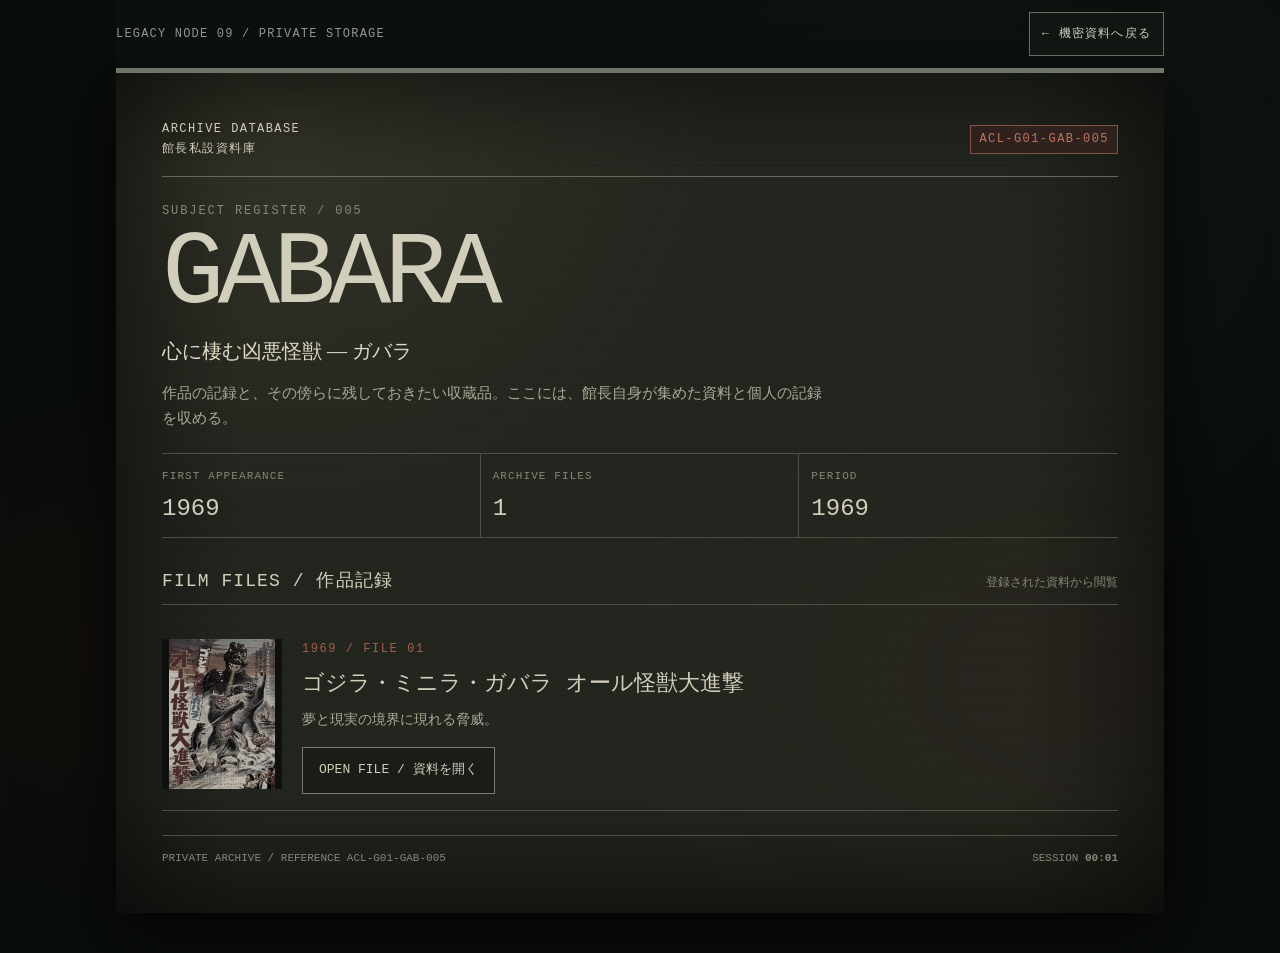
<file: ACL-G01-GAB-005/archive.html>
<!doctype html>
<!--
========================================
館長編集ポイント / RELEASE 2026-09-11
========================================
「★」で検索すると編集場所へ移動できます。
★ 作品情報：data-title / data-year / data-note と本文を変更。
★ 館長コメント：curator-comment 内の文章を変更。
★ 収蔵資料：ITEM START～ITEM END の article を collection-grid 内へコピー。
★ 収蔵画像：archive-images に画像を置き、src と alt を変更。
  推奨1200×1200px、最低目安800×800px。縦横長でも全体表示します。
★ YouTube URL：予告編ボタンの data-youtube-url を変更。空なら資料未登録。
作品を増やす場合：WORK START～WORK END を複製し、id を一意に変更。
作品一覧・登録作品数・前後移動は自動更新。新たなJavaScript編集は不要。
収蔵品・コメントは館長本人の記録を入力してください。
index.html / archive.html / terminal-session.js / terminal-session.css は同じフォルダに置く。
========================================
-->
<html lang="ja">
<head>
<meta charset="utf-8">
<meta name="viewport" content="width=device-width,initial-scale=1,viewport-fit=cover">
<meta name="theme-color" content="#171c18">
<script>document.documentElement.classList.add('archive-arrival')</script>
<title>GABARA / ARCHIVE DATABASE</title>
<link rel="stylesheet" href="./terminal-session.css?v=1">
<style>
:root{--paper:#dcd5c3;--ink:#282f29;--muted:#636557;--rule:#8e907d;--accent:#83503f;--dark:#151c18;--mono:'Courier New',monospace}
*{box-sizing:border-box}body{margin:0;background:#101613;color:var(--ink);font-family:var(--mono),sans-serif;line-height:1.7}body::before{content:"";position:fixed;inset:0;pointer-events:none;z-index:3;opacity:.15;background:repeating-linear-gradient(0deg,transparent 0 3px,#879a8b15 4px)}
button,a{-webkit-tap-highlight-color:transparent}button{font:inherit;cursor:pointer}a{color:inherit;text-underline-offset:4px}button:focus-visible,a:focus-visible{outline:2px solid #986649;outline-offset:4px}[hidden]{display:none!important}
.archive-shell{max-width:1180px;margin:0 auto;padding:0 16px 40px}.archive-bar{display:flex;justify-content:space-between;align-items:center;gap:12px;min-height:64px;padding:calc(14px + env(safe-area-inset-top,0px)) 0 14px;color:#b9c3b4;font-size:12px;letter-spacing:.1em}.archive-bar a{text-decoration:none;border:1px solid #56685b;padding:9px 12px;min-height:44px}.archive-bar a:hover{background:#25352a}
.paper{position:relative;min-height:72vh;padding:clamp(22px,5vw,60px);background:linear-gradient(110deg,#f0e9d517,transparent 55%),repeating-linear-gradient(0deg,#5c4b2910 0 1px,transparent 1px 5px),var(--paper);box-shadow:0 18px 60px #0006;border-top:5px solid #919c86}
.masthead{display:flex;align-items:center;justify-content:space-between;gap:18px;padding-bottom:16px;border-bottom:1px solid var(--ink);font-size:12px;letter-spacing:.12em}.masthead b{font-weight:400;color:var(--accent);border:1px solid #9e7d62;padding:3px 8px;white-space:nowrap}.eyebrow{font-size:12px;letter-spacing:.16em;color:var(--muted);margin:32px 0 6px}h1{font-size:clamp(48px,11vw,104px);line-height:.95;font-weight:400;letter-spacing:-.065em;margin:0 0 14px}h2{font-size:clamp(24px,5vw,38px);line-height:1.45;margin:12px 0 22px;letter-spacing:.025em}h3{font-size:18px;font-weight:400;margin:0 0 14px}.subtitle{font-family:serif;font-size:20px;margin:0}.index-intro{margin:18px 0 24px;max-width:42rem;font-size:15px;color:#51594d}
.registry{display:grid;grid-template-columns:repeat(3,1fr);border-block:1px solid var(--rule);margin:26px 0 40px}.registry div{padding:16px 12px;border-right:1px solid var(--rule)}.registry div:first-child{padding-left:0}.registry div:last-child{border:0}.registry dt{font-size:11px;letter-spacing:.1em;color:var(--muted)}.registry dd{margin:7px 0 0;font-size:24px;line-height:1.3}
.section-heading{display:flex;justify-content:space-between;align-items:baseline;gap:12px;border-bottom:1px solid var(--ink);padding-bottom:10px;margin:32px 0 20px}.section-heading h3{margin:0;letter-spacing:.06em}.section-heading small{font-size:12px;color:var(--muted)}
.file-card{display:grid;grid-template-columns:120px 1fr;gap:22px;align-items:center;border-bottom:1px solid var(--rule);padding:22px 0}.file-card img{width:120px;height:150px;object-fit:contain;background:#1c221d;filter:grayscale(1) sepia(.14)}.file-card small{font-size:12px;color:var(--accent);letter-spacing:.13em}.file-card h3{font-size:22px;line-height:1.5;margin:5px 0 8px}.file-card p{font-size:14px;margin:0 0 15px;color:#51594d}.file-card button,.file-nav button,.trailer-launch,.modal-close{border:1px solid var(--ink);background:transparent;color:var(--ink);padding:11px 16px;min-height:44px;font-size:13px}.file-card button:hover,.file-nav button:hover{background:var(--ink);color:var(--paper)}
.file-nav{display:flex;flex-wrap:wrap;justify-content:space-between;gap:8px;border-top:1px solid var(--rule);padding-top:22px;margin-top:34px}.file-nav button[disabled]{opacity:.3;cursor:default}.file-back{padding:7px 0;background:none;border:0;border-bottom:1px solid var(--rule);font-size:13px;margin:24px 0 4px;min-height:44px}
.work-meta{display:flex;gap:14px;flex-wrap:wrap;font-size:13px;border-block:1px solid var(--rule);padding:12px 0;margin-bottom:24px}.collection-grid{display:grid;grid-template-columns:repeat(4,minmax(0,1fr));gap:18px}.collection-item{min-width:0}.item-open{display:block;width:100%;padding:0;border:1px solid #9a9b87;background:#c9c3b2;text-align:left;color:var(--ink)}.item-open img{display:block;width:100%;aspect-ratio:1;object-fit:contain;background:#c9c3b2}.item-open span{display:block;padding:8px 10px;font:12px var(--mono)}.item-info h4{font-size:15px;line-height:1.6;margin:10px 0}.item-info p{font-size:13px;line-height:1.65}.item-info dl{font-size:12px}.item-info dt{color:var(--muted)}.item-info dd{margin:0 0 7px}.empty-note{border-left:2px solid var(--accent);padding:16px 20px;background:#c7bd9f38;color:#5f6253;font-size:14px;line-height:1.9;margin:0}.empty-note strong{display:block;font-weight:400;font-size:12px;color:#83503f;letter-spacing:.12em;margin-bottom:5px}
.curator-comment{font-family:serif;font-size:18px;line-height:2;padding:4px 0 4px 20px;border-left:2px solid #8a785b}.curator-comment p{margin:0}.curator-comment .pending{font-family:var(--mono);font-size:14px;color:var(--muted)}
.trailer{max-width:700px}.trailer-launch{display:block;width:100%;padding:0;background:#202820;color:#dcd5c3;text-align:left}.trailer-launch img{display:block;width:100%;aspect-ratio:16/9;object-fit:cover;opacity:.78}.trailer-launch span{display:block;padding:14px 18px;font-size:14px}.video-frame{aspect-ratio:16/9;width:100%;background:#101713}.video-frame iframe{width:100%;height:100%;display:block;border:0}.trailer .external{font-size:12px;margin:10px 0}.work-summary{font-size:16px;line-height:1.95;max-width:50rem}.work-summary h3{margin-top:22px;font-size:14px;color:var(--accent)}.source-note{margin-top:28px;font-size:12px;color:var(--muted)}.archive-footer{margin-top:32px;border-top:1px solid var(--rule);padding-top:15px;font-size:11px;color:var(--muted);display:flex;justify-content:space-between;gap:12px;flex-wrap:wrap}
.item-modal{width:min(850px,calc(100% - 24px));max-height:calc(100svh - 32px);padding:22px;border:1px solid #9b9e87;background:var(--paper);color:var(--ink);overflow:auto}.item-modal::backdrop{background:#000c}.modal-close{display:block;margin:0 0 18px auto}.modal-content img{display:block;max-width:100%;width:100%;height:min(52svh,500px);object-fit:contain;background:#c9c3b2}.modal-content .item-info{padding-top:15px}.modal-content h4{font-size:22px}
@media(max-width:700px){.archive-shell{padding:0 10px 24px}.archive-bar{font-size:10px;letter-spacing:.04em}.archive-bar a{font-size:11px;padding:9px 7px}.paper{padding:22px 18px}.masthead{font-size:10px;letter-spacing:.05em;align-items:flex-start}.masthead b{font-size:10px;padding:2px 5px}.registry{margin:24px 0}.registry dt{font-size:10px}.registry dd{font-size:22px}.file-card{grid-template-columns:86px 1fr;gap:15px}.file-card img{width:86px;height:125px}.file-card h3{font-size:18px}.file-card p{font-size:13px}.collection-grid{grid-template-columns:repeat(2,minmax(0,1fr));gap:16px 12px}.section-heading{display:block}.section-heading small{display:block;margin-top:5px}.work-meta{font-size:12px}.file-nav button{padding:10px;font-size:11px}.curator-comment{font-size:17px;padding-left:14px}.index-intro{font-size:14px}.item-modal{padding:16px}.source-note{overflow-wrap:anywhere}}

/* Compact archival rhythm: related records stay visually connected. */
.paper{padding:clamp(22px,3.8vw,46px)}
.eyebrow{margin:24px 0 4px}
h1{margin-bottom:10px}h2{margin:8px 0 16px}h3{margin-bottom:10px}
.index-intro{margin:14px 0 18px}
.registry{margin:20px 0 28px}.registry div{padding-block:13px}
.section-heading{margin:24px 0 14px;padding-bottom:8px}
.file-card{padding:16px 0;gap:20px}
.work-meta{margin-bottom:16px;padding-block:10px}
.file-back{margin-top:16px}.file-nav{margin-top:24px;padding-top:16px}
.source-note{margin-top:18px}.archive-footer{margin-top:24px;padding-top:13px}
.collection-grid:empty{display:none}
@media(max-width:700px){
  .archive-shell{padding:0 8px 18px}.archive-bar{min-height:54px}
  .paper{padding:18px 15px}.eyebrow{margin-top:18px}
  .registry{margin:18px 0 22px}.registry div{padding:11px 8px}
  .section-heading{margin:20px 0 11px;padding-bottom:7px}
  .file-card{padding:13px 0;gap:13px}.work-meta{margin-bottom:12px}
}

/* Private archive finish: aged records held inside the same restricted system. */
:root{--paper:#23261f;--ink:#d2cebc;--muted:#858777;--rule:#4b5045;--accent:#a35d4c;--dark:#0a0f0c}
html.archive-arrival .archive-shell{opacity:0}
body.archive-reveal .archive-shell{animation:archiveReveal 1.45s cubic-bezier(.2,.72,.25,1) both}
@keyframes archiveReveal{0%{opacity:0;filter:brightness(.28) contrast(1.25)}42%{opacity:.5;filter:brightness(.68) contrast(1.12)}100%{opacity:1;filter:none}}
body{background:radial-gradient(ellipse at 72% 18%,rgba(50,66,48,.25),transparent 34rem),radial-gradient(ellipse at 13% 68%,rgba(83,31,24,.14),transparent 29rem),#090d0b;color:var(--ink)}
body::before{opacity:.28;background:repeating-linear-gradient(0deg,transparent 0 3px,rgba(172,191,171,.05) 4px),repeating-linear-gradient(90deg,transparent 0 83px,rgba(130,145,126,.025) 84px)}
.archive-bar{color:#899a8c}.archive-bar a{border-color:#425648;color:#a9b8aa;background:#101713}
.paper{overflow:hidden;background:radial-gradient(ellipse at 17% 6%,rgba(167,143,100,.12),transparent 27rem),radial-gradient(ellipse at 93% 72%,rgba(91,31,24,.11),transparent 31rem),repeating-linear-gradient(0deg,rgba(225,218,191,.016) 0 1px,transparent 1px 5px),#22251e;border-top-color:#6d7667;box-shadow:0 22px 75px #000b,inset 0 0 110px rgba(0,0,0,.44)}
.paper::before{content:"";position:absolute;inset:0;pointer-events:none;background:linear-gradient(90deg,rgba(0,0,0,.22),transparent 12%,transparent 86%,rgba(0,0,0,.25)),linear-gradient(0deg,rgba(0,0,0,.3),transparent 15%,transparent 88%,rgba(0,0,0,.2));mix-blend-mode:multiply}
.paper>*{position:relative;z-index:1}.masthead{border-color:#62685a}.masthead b{color:#bd7560;border-color:#805447;background:#2f211d}
.subtitle,.curator-comment{color:#ded8c2}.index-intro,.file-card p{color:#aaa998}.registry,.section-heading,.file-card,.file-nav,.work-meta,.archive-footer{border-color:var(--rule)}
.file-card img{background:#101510;filter:grayscale(.72) sepia(.23) brightness(.72)}
.file-card button,.file-nav button,.trailer-launch,.modal-close{border-color:#777b6c;color:#d2cebc;background:#191c17}.file-card button:hover,.file-nav button:hover{background:#c7c0ac;color:#171a16}
.item-open,.item-open img,.modal-content img{background:#171b16}.item-modal{background:#252820;color:var(--ink);border-color:#777b69}.empty-note{background:rgba(80,62,39,.18);color:#aaa894}.curator-comment{border-color:#8a5947}.source-note{color:#858777}
.poster-record{margin:20px 0 4px;padding:10px;border:1px solid #4f5449;background:#141813;box-shadow:0 14px 35px #0007}
.poster-record img{display:block;width:100%;height:auto;filter:saturate(.52) sepia(.18) brightness(.64) contrast(1.05);transition:filter .55s ease}
.poster-record:hover img{filter:saturate(.72) sepia(.1) brightness(.76) contrast(1.03)}
.poster-record figcaption{display:flex;justify-content:space-between;gap:10px;padding:9px 4px 1px;color:#9a9a88;font-size:11px;letter-spacing:.08em}.poster-record a{color:#b87662}
@media(max-width:700px){.poster-record{margin-top:14px;padding:6px}.poster-record figcaption{display:block;line-height:1.7}.paper{box-shadow:0 18px 55px #000c,inset 0 0 70px rgba(0,0,0,.4)}}

/* Consistent reading route; retain a compact return control on small screens. */
.archive-bar{position:sticky;top:0;z-index:20;background:#0c110fee;padding:12px 0;backdrop-filter:blur(8px);gap:12px}
.archive-bar a{display:inline-flex;align-items:center;min-height:44px;padding:8px 12px;border:1px solid #657260;color:#c5d0bf;white-space:nowrap}
.paper{min-height:0!important}.archive-shell{max-width:1080px}
.poster-record{width:min(100%,380px);margin:24px auto;padding:0;border:0;background:transparent;box-shadow:none}
.poster-record img{filter:saturate(.78) brightness(.86);width:100%;height:auto}
.poster-record:hover img{filter:saturate(.9) brightness(.95)}
.file-back{min-height:44px;border:1px solid #59634f;padding:10px 14px}
button:focus-visible,a:focus-visible{outline:2px solid #adbea2;outline-offset:4px}
@media(max-width:700px){.archive-bar{font-size:10px}.archive-bar>span{max-width:42%}.paper{padding:22px 18px}.poster-record{width:min(100%,320px)}}
</style>
</head>
<body>
<div class="archive-shell">
<header class="archive-bar"><span>LEGACY NODE 09 / PRIVATE STORAGE</span><a href="./index.html" data-return>← 機密資料へ戻る</a></header>
<main class="paper" id="archiveMain">
<div class="masthead"><span>ARCHIVE DATABASE<br>館長私設資料庫</span><b>ACL-G01-GAB-005</b></div>
<section id="archiveIndex">
<p class="eyebrow">SUBJECT REGISTER / 005</p>
<h1>GABARA</h1><p class="subtitle">心に棲む凶悪怪獣 — ガバラ</p>
<p class="index-intro">作品の記録と、その傍らに残しておきたい収蔵品。ここには、館長自身が集めた資料と個人の記録を収める。</p>
<dl class="registry"><div><dt>FIRST APPEARANCE</dt><dd>1969</dd></div><div><dt>ARCHIVE FILES</dt><dd id="fileCount">1</dd></div><div><dt>PERIOD</dt><dd id="filePeriod">1969</dd></div></dl>
<div class="section-heading"><h3>FILM FILES / 作品記録</h3><small>登録された資料から閲覧</small></div>
<div id="workList"></div>
</section>
<section id="fileView" hidden>
<button type="button" class="file-back" data-index>ARCHIVE INDEX / 作品一覧へ</button>
<!-- ★ WORK START：このarticle全体を複製し、idを film-1974 など一意に変更すると作品を追加できます。 -->
<!-- ★ 作品名・公開年・一覧説明・一覧画像。本文の見出しとあわせて変更してください。 -->
<article class="work-file" id="film-1969" data-title="ゴジラ・ミニラ・ガバラ オール怪獣大進撃" data-year="1969" data-note="夢と現実の境界に現れる脅威。" data-image="./archive-images/main.jpg?v=1" hidden>
<p class="eyebrow">SHOWA ERA / FILM RECORD 1969</p>
<h2 tabindex="-1">ゴジラ・ミニラ・ガバラ オール怪獣大進撃</h2>
<!-- ★ 公開年・作品情報 -->
<div class="work-meta"><span>公開：1969年</span><span>監督：本多 猪四郎</span><span>特技監修：円谷 英二</span></div>
<!-- ★ 映画ポスター：画像を変更する場合はsrc・width・height・altを更新してください。 -->
<figure class="poster-record">
  <img src="./archive-images/main.jpg?v=1" alt="1969年公開『ゴジラ・ミニラ・ガバラ オール怪獣大進撃』の日本公開時ポスター" width="160" height="227" loading="eager">
  <figcaption><span>RELEASE POSTER // 1969</span></figcaption>
</figure>
<div class="section-heading"><h3>CURATOR COLLECTION</h3><small>館長収蔵資料</small></div>
<!-- ★ 収蔵資料：下の空のdivの中へ、ITEM START～ITEM ENDのarticleをコピーして追加してください。 -->
<div class="collection-grid"></div>
<p class="empty-note collection-empty"><strong>COLLECTION RECORD PENDING</strong>収蔵資料は整理中。写真と記録が揃い次第、ここへ収録します。</p>
<div class="section-heading"><h3>CURATOR'S NOTE</h3><small>館長コメント</small></div>
<!-- ★ 館長コメント：このdiv内の文章だけを書き換えてください。 -->
<div class="curator-comment"><p>高圧電流より厄介なのは、弱い相手を見つけたときの執拗さだ。ガバラは怪獣島の脅威であると同時に、一郎が恐れていた「いじめっ子」の輪郭でもある。</p></div>
<!-- ★ 館長コメントここまで -->
<div class="section-heading"><h3>OFFICIAL TRAILER</h3><small>公式映像資料</small></div>
<div class="trailer">
<!-- ★ YouTube URL：公式予告編URLを変更。空文字ならMATERIAL NOT AVAILABLEと表示。 -->
<button type="button" class="trailer-launch" data-youtube-url="https://www.youtube.com/watch?v=9LoEtRYCO6k"><span>OFFICIAL TRAILER / 予告編を再生</span></button>
<div class="video-frame" hidden></div>
<p class="external"><a href="https://www.youtube.com/watch?v=9LoEtRYCO6k" target="_blank" rel="noopener">東宝公式チャンネルで開く</a></p>
</div>
<div class="section-heading"><h3>FILM CONTEXT</h3><small>この作品のガバラ</small></div>
<!-- ★ 作品概要：3～5行程度の短い説明。 -->
<div class="work-summary">
<p>両親が共働きの少年・三木一郎は、夢の怪獣島でミニラと出会う。<br>そこでは、ミニラが凶悪怪獣ガバラから執拗に攻撃を受けていた。<br>夢で得た勇気は、現実のいじめっ子と強盗に立ち向かう力へ変わっていく。</p>
<h3>SUBJECT IN THIS FILM</h3>
<p>本作のガバラは、一郎の夢に現れ、ミニラを執拗に狙う凶悪怪獣。現実のいじめっ子と同じ名を持ち、少年の恐怖が怪獣の姿を得たように描かれる。</p>
</div>
<p class="source-note">作品資料：<a href="https://www.youtube.com/watch?v=9LoEtRYCO6k" target="_blank" rel="noopener">東宝公式予告編</a> ／ <a href="https://ja.wikipedia.org/wiki/%E3%82%B4%E3%82%B8%E3%83%A9%E3%83%BB%E3%83%9F%E3%83%8B%E3%83%A9%E3%83%BB%E3%82%AC%E3%83%90%E3%83%A9_%E3%82%AA%E3%83%BC%E3%83%AB%E6%80%AA%E7%8D%A3%E5%A4%A7%E9%80%B2%E6%92%83" target="_blank" rel="noopener">作品・スタッフ情報</a></p>
</article>
<!-- ★ WORK END -->
<nav class="file-nav" aria-label="作品間移動"><button type="button" id="previousFile">PREVIOUS FILE</button><button type="button" data-index>ARCHIVE INDEX</button><button type="button" id="nextFile">NEXT FILE</button></nav>
</section>
<footer class="archive-footer"><span>PRIVATE ARCHIVE / REFERENCE ACL-G01-GAB-005</span><span>SESSION <b data-session-clock>00:00</b></span></footer>
</main>
</div>

<!-- ★ 収蔵品追加用テンプレート。templateのタグ自体はコピーせず、articleだけを上のcollection-gridへ貼り付けます。 -->
<template id="collectionItemTemplate">
<!-- ★ ITEM START -->
<article class="collection-item">
  <button class="item-open" type="button" aria-label="収蔵資料の画像と詳細を開く">
    <!-- ★ 収蔵画像：srcを画像ファイル名に変更。altは写っている品名。 -->
    <img src="./archive-images/item-01.jpg" alt="収蔵品名を入力" loading="lazy" width="1200" height="1200">
    <span>ITEM 01 / VIEW RECORD</span>
  </button>
  <div class="item-info">
    <!-- ★ 収蔵資料：名称・分類・年代を入力。分からない年代は不明で構いません。 -->
    <h4>収蔵品名を入力</h4>
    <dl><dt>CATEGORY</dt><dd>分類を入力</dd><dt>YEAR</dt><dd>年代を入力</dd></dl>
    <!-- ★ 館長メモ -->
    <p>この品を収蔵した経緯や、残しておきたいことを入力。</p>
  </div>
</article>
<!-- ★ ITEM END -->
</template>

<dialog class="item-modal" id="itemModal" aria-label="収蔵資料の詳細"><button class="modal-close" type="button">CLOSE / 閉じる</button><div class="modal-content"></div></dialog>
<script src="./terminal-session.js?v=1"></script>
<script>
(() => {
 const works=[...document.querySelectorAll('.work-file')],index=document.querySelector('#archiveIndex'),view=document.querySelector('#fileView'),list=document.querySelector('#workList'),modal=document.querySelector('#itemModal');let current=-1;
 function stopVideos(){document.querySelectorAll('.video-frame').forEach(el=>{el.replaceChildren();el.hidden=true});document.querySelectorAll('.trailer-launch').forEach(el=>el.hidden=false)}
 function showIndex(){stopVideos();works.forEach(w=>w.hidden=true);view.hidden=true;index.hidden=false;current=-1;history.replaceState(null,'',location.pathname+location.search);window.scrollTo({top:0,behavior:'instant'})}
 function openFile(i){if(!works[i])return;stopVideos();current=i;index.hidden=true;view.hidden=false;works.forEach((w,n)=>w.hidden=n!==i);document.querySelector('#previousFile').disabled=i===0;document.querySelector('#nextFile').disabled=i===works.length-1;history.replaceState(null,'','#'+works[i].id);works[i].querySelector('h2').focus({preventScroll:true});window.scrollTo({top:0,behavior:'instant'})}
 works.forEach((w,i)=>{const card=document.createElement('article');card.className='file-card';const image=document.createElement('img');image.src=w.dataset.image;image.alt=w.dataset.title+'の公開ポスター';image.loading='lazy';const info=document.createElement('div'),meta=document.createElement('small'),title=document.createElement('h3'),note=document.createElement('p'),button=document.createElement('button');meta.textContent=w.dataset.year+' / FILE '+String(i+1).padStart(2,'0');title.textContent=w.dataset.title;note.textContent=w.dataset.note;button.type='button';button.textContent='OPEN FILE / 資料を開く';button.addEventListener('click',()=>openFile(i));info.append(meta,title,note,button);card.append(image,info);list.append(card);w.querySelector('.collection-empty').hidden=w.querySelectorAll('.collection-grid .collection-item').length>0});
 document.querySelector('#fileCount').textContent=String(works.length);const years=works.map(w=>Number(w.dataset.year)).filter(Number.isFinite).sort((a,b)=>a-b);document.querySelector('#filePeriod').textContent=years.length?(years[0]===years.at(-1)?String(years[0]):years[0]+'–'+years.at(-1)):'—';
 document.querySelectorAll('[data-index]').forEach(b=>b.addEventListener('click',showIndex));document.querySelector('#previousFile').onclick=()=>openFile(current-1);document.querySelector('#nextFile').onclick=()=>openFile(current+1);
 document.querySelectorAll('.collection-grid .item-open').forEach(b=>b.addEventListener('click',()=>{const contents=document.querySelector('.modal-content');contents.replaceChildren(b.querySelector('img').cloneNode(),b.closest('.collection-item').querySelector('.item-info').cloneNode(true));modal.showModal()}));document.querySelector('.modal-close').onclick=()=>modal.close();modal.addEventListener('click',e=>{if(e.target===modal){const r=modal.getBoundingClientRect();if(e.clientX<r.left||e.clientX>r.right||e.clientY<r.top||e.clientY>r.bottom)modal.close()}});
 function videoID(value){try{const u=new URL(value);if(u.hostname==='youtu.be')return u.pathname.slice(1).split('/')[0];if(['youtube.com','www.youtube.com','m.youtube.com'].includes(u.hostname))return u.searchParams.get('v')||u.pathname.split('/').pop()}catch(_){}return ''}
 document.querySelectorAll('.trailer-launch').forEach(button=>{const id=videoID(button.dataset.youtubeUrl),trailer=button.closest('.trailer'),external=trailer.querySelector('.external a');if(!/^[\w-]{11}$/.test(id)){button.textContent='MATERIAL NOT AVAILABLE / 映像資料未登録';button.disabled=true;trailer.querySelector('.external').hidden=true;return}external.href='https://www.youtube.com/watch?v='+id;const thumbnail=document.createElement('img');thumbnail.src='https://i.ytimg.com/vi/'+id+'/hqdefault.jpg';thumbnail.alt='公式予告編のサムネイル';thumbnail.loading='lazy';thumbnail.onerror=()=>thumbnail.remove();button.prepend(thumbnail);button.addEventListener('click',()=>{const frame=trailer.querySelector('.video-frame'),iframe=document.createElement('iframe'),origin=location.protocol==='https:'?'&origin='+encodeURIComponent(location.origin):'';iframe.src='https://www.youtube.com/embed/'+id+'?autoplay=1&playsinline=1&rel=0'+origin;iframe.title='公式予告編';iframe.allow='accelerometer; autoplay; clipboard-write; encrypted-media; gyroscope; picture-in-picture; web-share';iframe.allowFullscreen=true;iframe.loading='eager';iframe.referrerPolicy='strict-origin-when-cross-origin';frame.replaceChildren(iframe);frame.hidden=false;button.hidden=true})});
 document.querySelector('[data-return]').addEventListener('click',e=>{e.preventDefault();TerminalSession.navigate('./index.html','classified')});TerminalSession.configure({leave:()=>{stopVideos();if(modal.open)modal.close()}});
 const selected=works.findIndex(w=>'#'+w.id===location.hash);if(selected>=0)openFile(selected);
 requestAnimationFrame(()=>requestAnimationFrame(()=>{document.body.classList.add('archive-reveal');document.documentElement.classList.remove('archive-arrival')}));
 addEventListener('pageshow',e=>{if(e.persisted)location.reload()});
})();
</script>
</body>
</html>
</file>
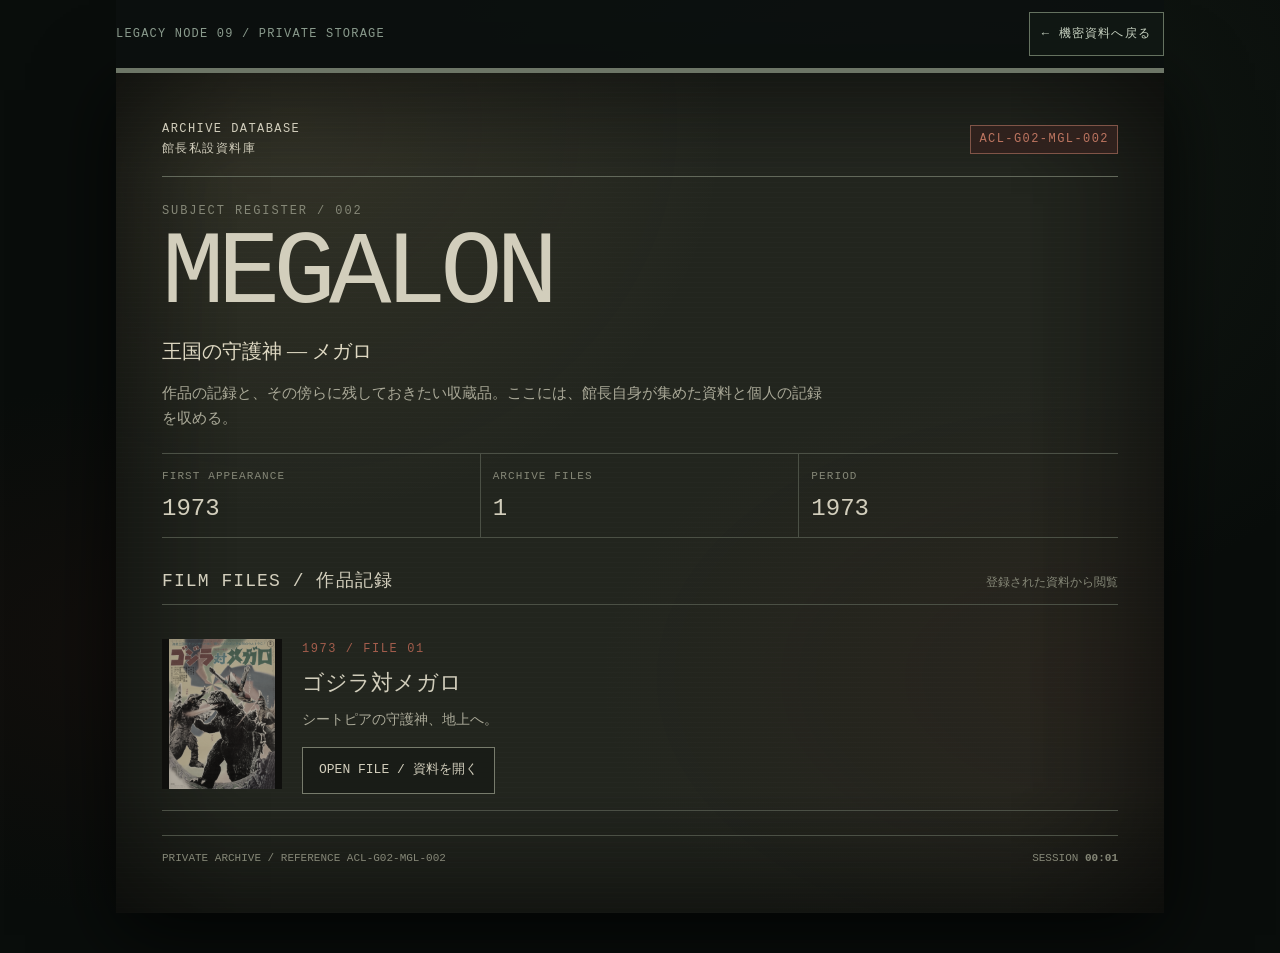
<file: ACL-G02-MGL-002/archive.html>
<!doctype html>
<!--
========================================
館長編集ポイント / RELEASE 2026-09-11
========================================
「★」で検索すると編集場所へ移動できます。
★ 作品情報：data-title / data-year / data-note と本文を変更。
★ 館長コメント：curator-comment 内の文章を変更。
★ 収蔵資料：ITEM START～ITEM END の article を collection-grid 内へコピー。
★ 収蔵画像：archive-images に画像を置き、src と alt を変更。
  推奨1200×1200px、最低目安800×800px。縦横長でも全体表示します。
★ YouTube URL：予告編ボタンの data-youtube-url を変更。空なら資料未登録。
作品を増やす場合：WORK START～WORK END を複製し、id を一意に変更。
作品一覧・登録作品数・前後移動は自動更新。新たなJavaScript編集は不要。
収蔵品・コメントは館長本人の記録を入力してください。
index.html / archive.html / terminal-session.js / terminal-session.css は同じフォルダに置く。
========================================
-->
<html lang="ja">
<head>
<meta charset="utf-8">
<meta name="viewport" content="width=device-width,initial-scale=1,viewport-fit=cover">
<meta name="theme-color" content="#171c18">
<script>document.documentElement.classList.add('archive-arrival')</script>
<title>MEGALON / ARCHIVE DATABASE</title>
<link rel="stylesheet" href="./terminal-session.css?v=4">
<style>
:root{--paper:#dcd5c3;--ink:#282f29;--muted:#636557;--rule:#8e907d;--accent:#83503f;--dark:#151c18;--mono:'Courier New',monospace}
*{box-sizing:border-box}body{margin:0;background:#101613;color:var(--ink);font-family:var(--mono),sans-serif;line-height:1.7}body::before{content:"";position:fixed;inset:0;pointer-events:none;z-index:3;opacity:.15;background:repeating-linear-gradient(0deg,transparent 0 3px,#879a8b15 4px)}
button,a{-webkit-tap-highlight-color:transparent}button{font:inherit;cursor:pointer}a{color:inherit;text-underline-offset:4px}button:focus-visible,a:focus-visible{outline:2px solid #986649;outline-offset:4px}[hidden]{display:none!important}
.archive-shell{max-width:1180px;margin:0 auto;padding:0 16px 40px}.archive-bar{display:flex;justify-content:space-between;align-items:center;gap:12px;min-height:64px;padding:calc(14px + env(safe-area-inset-top,0px)) 0 14px;color:#b9c3b4;font-size:12px;letter-spacing:.1em}.archive-bar a{text-decoration:none;border:1px solid #56685b;padding:9px 12px;min-height:44px}.archive-bar a:hover{background:#25352a}
.paper{position:relative;min-height:72vh;padding:clamp(22px,5vw,60px);background:linear-gradient(110deg,#f0e9d517,transparent 55%),repeating-linear-gradient(0deg,#5c4b2910 0 1px,transparent 1px 5px),var(--paper);box-shadow:0 18px 60px #0006;border-top:5px solid #919c86}
.masthead{display:flex;align-items:center;justify-content:space-between;gap:18px;padding-bottom:16px;border-bottom:1px solid var(--ink);font-size:12px;letter-spacing:.12em}.masthead b{font-weight:400;color:var(--accent);border:1px solid #9e7d62;padding:3px 8px;white-space:nowrap}.eyebrow{font-size:12px;letter-spacing:.16em;color:var(--muted);margin:32px 0 6px}h1{font-size:clamp(48px,11vw,104px);line-height:.95;font-weight:400;letter-spacing:-.065em;margin:0 0 14px}h2{font-size:clamp(24px,5vw,38px);line-height:1.45;margin:12px 0 22px;letter-spacing:.025em}h3{font-size:18px;font-weight:400;margin:0 0 14px}.subtitle{font-family:serif;font-size:20px;margin:0}.index-intro{margin:18px 0 24px;max-width:42rem;font-size:15px;color:#51594d}
.registry{display:grid;grid-template-columns:repeat(3,1fr);border-block:1px solid var(--rule);margin:26px 0 40px}.registry div{padding:16px 12px;border-right:1px solid var(--rule)}.registry div:first-child{padding-left:0}.registry div:last-child{border:0}.registry dt{font-size:11px;letter-spacing:.1em;color:var(--muted)}.registry dd{margin:7px 0 0;font-size:24px;line-height:1.3}
.section-heading{display:flex;justify-content:space-between;align-items:baseline;gap:12px;border-bottom:1px solid var(--ink);padding-bottom:10px;margin:32px 0 20px}.section-heading h3{margin:0;letter-spacing:.06em}.section-heading small{font-size:12px;color:var(--muted)}
.file-card{display:grid;grid-template-columns:120px 1fr;gap:22px;align-items:center;border-bottom:1px solid var(--rule);padding:22px 0}.file-card img{width:120px;height:150px;object-fit:contain;background:#1c221d;filter:grayscale(1) sepia(.14)}.file-card small{font-size:12px;color:var(--accent);letter-spacing:.13em}.file-card h3{font-size:22px;line-height:1.5;margin:5px 0 8px}.file-card p{font-size:14px;margin:0 0 15px;color:#51594d}.file-card button,.file-nav button,.trailer-launch,.modal-close{border:1px solid var(--ink);background:transparent;color:var(--ink);padding:11px 16px;min-height:44px;font-size:13px}.file-card button:hover,.file-nav button:hover{background:var(--ink);color:var(--paper)}
.file-nav{display:flex;flex-wrap:wrap;justify-content:space-between;gap:8px;border-top:1px solid var(--rule);padding-top:22px;margin-top:34px}.file-nav button[disabled]{opacity:.3;cursor:default}.file-back{padding:7px 0;background:none;border:0;border-bottom:1px solid var(--rule);font-size:13px;margin:24px 0 4px;min-height:44px}
.work-meta{display:flex;gap:14px;flex-wrap:wrap;font-size:13px;border-block:1px solid var(--rule);padding:12px 0;margin-bottom:24px}.collection-grid{display:grid;grid-template-columns:repeat(4,minmax(0,1fr));gap:18px}.collection-item{min-width:0}.item-open{display:block;width:100%;padding:0;border:1px solid #9a9b87;background:#c9c3b2;text-align:left;color:var(--ink)}.item-open img{display:block;width:100%;aspect-ratio:1;object-fit:contain;background:#c9c3b2}.item-open span{display:block;padding:8px 10px;font:12px var(--mono)}.item-info h4{font-size:15px;line-height:1.6;margin:10px 0}.item-info p{font-size:13px;line-height:1.65}.item-info dl{font-size:12px}.item-info dt{color:var(--muted)}.item-info dd{margin:0 0 7px}.empty-note{border-left:2px solid var(--accent);padding:16px 20px;background:#c7bd9f38;color:#5f6253;font-size:14px;line-height:1.9;margin:0}.empty-note strong{display:block;font-weight:400;font-size:12px;color:#83503f;letter-spacing:.12em;margin-bottom:5px}
.curator-comment{font-family:serif;font-size:18px;line-height:2;padding:4px 0 4px 20px;border-left:2px solid #8a785b}.curator-comment p{margin:0}.curator-comment .pending{font-family:var(--mono);font-size:14px;color:var(--muted)}
.trailer{max-width:700px}.trailer-launch{display:block;width:100%;padding:0;background:#202820;color:#dcd5c3;text-align:left}.trailer-launch img{display:block;width:100%;aspect-ratio:16/9;object-fit:cover;opacity:.78}.trailer-launch span{display:block;padding:14px 18px;font-size:14px}.video-frame{aspect-ratio:16/9;width:100%;background:#101713}.video-frame iframe{width:100%;height:100%;display:block;border:0}.trailer .external{font-size:12px;margin:10px 0}.work-summary{font-size:16px;line-height:1.95;max-width:50rem}.work-summary h3{margin-top:22px;font-size:14px;color:var(--accent)}.source-note{margin-top:28px;font-size:12px;color:var(--muted)}.archive-footer{margin-top:32px;border-top:1px solid var(--rule);padding-top:15px;font-size:11px;color:var(--muted);display:flex;justify-content:space-between;gap:12px;flex-wrap:wrap}
.item-modal{width:min(850px,calc(100% - 24px));max-height:calc(100svh - 32px);padding:22px;border:1px solid #9b9e87;background:var(--paper);color:var(--ink);overflow:auto}.item-modal::backdrop{background:#000c}.modal-close{display:block;margin:0 0 18px auto}.modal-content img{display:block;max-width:100%;width:100%;height:min(52svh,500px);object-fit:contain;background:#c9c3b2}.modal-content .item-info{padding-top:15px}.modal-content h4{font-size:22px}
@media(max-width:700px){.archive-shell{padding:0 10px 24px}.archive-bar{font-size:10px;letter-spacing:.04em}.archive-bar a{font-size:11px;padding:9px 7px}.paper{padding:22px 18px}.masthead{font-size:10px;letter-spacing:.05em;align-items:flex-start}.masthead b{font-size:10px;padding:2px 5px}.registry{margin:24px 0}.registry dt{font-size:10px}.registry dd{font-size:22px}.file-card{grid-template-columns:86px 1fr;gap:15px}.file-card img{width:86px;height:125px}.file-card h3{font-size:18px}.file-card p{font-size:13px}.collection-grid{grid-template-columns:repeat(2,minmax(0,1fr));gap:16px 12px}.section-heading{display:block}.section-heading small{display:block;margin-top:5px}.work-meta{font-size:12px}.file-nav button{padding:10px;font-size:11px}.curator-comment{font-size:17px;padding-left:14px}.index-intro{font-size:14px}.item-modal{padding:16px}.source-note{overflow-wrap:anywhere}}

/* Compact archival rhythm: related records stay visually connected. */
.paper{padding:clamp(22px,3.8vw,46px)}
.eyebrow{margin:24px 0 4px}
h1{margin-bottom:10px}h2{margin:8px 0 16px}h3{margin-bottom:10px}
.index-intro{margin:14px 0 18px}
.registry{margin:20px 0 28px}.registry div{padding-block:13px}
.section-heading{margin:24px 0 14px;padding-bottom:8px}
.file-card{padding:16px 0;gap:20px}
.work-meta{margin-bottom:16px;padding-block:10px}
.file-back{margin-top:16px}.file-nav{margin-top:24px;padding-top:16px}
.source-note{margin-top:18px}.archive-footer{margin-top:24px;padding-top:13px}
.collection-grid:empty{display:none}
@media(max-width:700px){
  .archive-shell{padding:0 8px 18px}.archive-bar{min-height:54px}
  .paper{padding:18px 15px}.eyebrow{margin-top:18px}
  .registry{margin:18px 0 22px}.registry div{padding:11px 8px}
  .section-heading{margin:20px 0 11px;padding-bottom:7px}
  .file-card{padding:13px 0;gap:13px}.work-meta{margin-bottom:12px}
}

/* Private archive finish: aged records held inside the same restricted system. */
:root{--paper:#23261f;--ink:#d2cebc;--muted:#858777;--rule:#4b5045;--accent:#a35d4c;--dark:#0a0f0c}
html.archive-arrival .archive-shell{opacity:0}
body.archive-reveal .archive-shell{animation:archiveReveal 1.45s cubic-bezier(.2,.72,.25,1) both}
@keyframes archiveReveal{0%{opacity:0;filter:brightness(.28) contrast(1.25)}42%{opacity:.5;filter:brightness(.68) contrast(1.12)}100%{opacity:1;filter:none}}
body{background:radial-gradient(ellipse at 72% 18%,rgba(50,66,48,.25),transparent 34rem),radial-gradient(ellipse at 13% 68%,rgba(83,31,24,.14),transparent 29rem),#090d0b;color:var(--ink)}
body::before{opacity:.28;background:repeating-linear-gradient(0deg,transparent 0 3px,rgba(172,191,171,.05) 4px),repeating-linear-gradient(90deg,transparent 0 83px,rgba(130,145,126,.025) 84px)}
.archive-bar{color:#899a8c}.archive-bar a{border-color:#425648;color:#a9b8aa;background:#101713}
.paper{overflow:hidden;background:radial-gradient(ellipse at 17% 6%,rgba(167,143,100,.12),transparent 27rem),radial-gradient(ellipse at 93% 72%,rgba(91,31,24,.11),transparent 31rem),repeating-linear-gradient(0deg,rgba(225,218,191,.016) 0 1px,transparent 1px 5px),#22251e;border-top-color:#6d7667;box-shadow:0 22px 75px #000b,inset 0 0 110px rgba(0,0,0,.44)}
.paper::before{content:"";position:absolute;inset:0;pointer-events:none;background:linear-gradient(90deg,rgba(0,0,0,.22),transparent 12%,transparent 86%,rgba(0,0,0,.25)),linear-gradient(0deg,rgba(0,0,0,.3),transparent 15%,transparent 88%,rgba(0,0,0,.2));mix-blend-mode:multiply}
.paper>*{position:relative;z-index:1}.masthead{border-color:#62685a}.masthead b{color:#bd7560;border-color:#805447;background:#2f211d}
.subtitle,.curator-comment{color:#ded8c2}.index-intro,.file-card p{color:#aaa998}.registry,.section-heading,.file-card,.file-nav,.work-meta,.archive-footer{border-color:var(--rule)}
.file-card img{background:#101510;filter:grayscale(.72) sepia(.23) brightness(.72)}
.file-card button,.file-nav button,.trailer-launch,.modal-close{border-color:#777b6c;color:#d2cebc;background:#191c17}.file-card button:hover,.file-nav button:hover{background:#c7c0ac;color:#171a16}
.item-open,.item-open img,.modal-content img{background:#171b16}.item-modal{background:#252820;color:var(--ink);border-color:#777b69}.empty-note{background:rgba(80,62,39,.18);color:#aaa894}.curator-comment{border-color:#8a5947}.source-note{color:#858777}
.poster-record{margin:20px 0 4px;padding:10px;border:1px solid #4f5449;background:#141813;box-shadow:0 14px 35px #0007}
.poster-record img{display:block;width:100%;height:auto;filter:saturate(.52) sepia(.18) brightness(.64) contrast(1.05);transition:filter .55s ease}
.poster-record:hover img{filter:saturate(.72) sepia(.1) brightness(.76) contrast(1.03)}
.poster-record figcaption{display:flex;justify-content:space-between;gap:10px;padding:9px 4px 1px;color:#9a9a88;font-size:11px;letter-spacing:.08em}.poster-record a{color:#b87662}
@media(max-width:700px){.poster-record{margin-top:14px;padding:6px}.poster-record figcaption{display:block;line-height:1.7}.paper{box-shadow:0 18px 55px #000c,inset 0 0 70px rgba(0,0,0,.4)}}

/* Consistent reading route; retain a compact return control on small screens. */
.archive-bar{position:sticky;top:0;z-index:20;background:#0c110fee;padding:12px 0;backdrop-filter:blur(8px);gap:12px}
.archive-bar a{display:inline-flex;align-items:center;min-height:44px;padding:8px 12px;border:1px solid #657260;color:#c5d0bf;white-space:nowrap}
.paper{min-height:0!important}.archive-shell{max-width:1080px}
.poster-record{width:min(100%,380px);margin:24px auto;padding:0;border:0;background:transparent;box-shadow:none}
.poster-record img{filter:saturate(.78) brightness(.86);width:100%;height:auto}
.poster-record:hover img{filter:saturate(.9) brightness(.95)}
.file-back{min-height:44px;border:1px solid #59634f;padding:10px 14px}
button:focus-visible,a:focus-visible{outline:2px solid #adbea2;outline-offset:4px}
@media(max-width:700px){.archive-bar{font-size:10px}.archive-bar>span{max-width:42%}.paper{padding:22px 18px}.poster-record{width:min(100%,320px)}}
</style>
</head>
<body>
<div class="archive-shell">
<header class="archive-bar"><span>LEGACY NODE 09 / PRIVATE STORAGE</span><a href="./index.html" data-return>← 機密資料へ戻る</a></header>
<main class="paper" id="archiveMain">
<div class="masthead"><span>ARCHIVE DATABASE<br>館長私設資料庫</span><b>ACL-G02-MGL-002</b></div>
<section id="archiveIndex">
<p class="eyebrow">SUBJECT REGISTER / 002</p>
<h1>MEGALON</h1><p class="subtitle">王国の守護神 — メガロ</p>
<p class="index-intro">作品の記録と、その傍らに残しておきたい収蔵品。ここには、館長自身が集めた資料と個人の記録を収める。</p>
<dl class="registry"><div><dt>FIRST APPEARANCE</dt><dd>1973</dd></div><div><dt>ARCHIVE FILES</dt><dd id="fileCount">1</dd></div><div><dt>PERIOD</dt><dd id="filePeriod">1973</dd></div></dl>
<div class="section-heading"><h3>FILM FILES / 作品記録</h3><small>登録された資料から閲覧</small></div>
<div id="workList"></div>
</section>
<section id="fileView" hidden>
<button type="button" class="file-back" data-index>ARCHIVE INDEX / 作品一覧へ</button>
<!-- ★ WORK START：このarticle全体を複製し、idを film-1974 など一意に変更すると作品を追加できます。 -->
<!-- ★ 作品名・公開年・一覧説明・一覧画像。本文の見出しとあわせて変更してください。 -->
<article class="work-file" id="film-1973" data-title="ゴジラ対メガロ" data-year="1973" data-note="シートピアの守護神、地上へ。" data-image="./archive-images/megalon-poster.jpg?v=4" hidden>
<p class="eyebrow">SHOWA ERA / FILM RECORD 1973</p>
<h2 tabindex="-1">ゴジラ対メガロ</h2>
<!-- ★ 公開年・作品情報 -->
<div class="work-meta"><span>公開：1973年</span><span>監督：福田 純</span><span>特技監督：中野 昭慶</span></div>
<!-- ★ 映画ポスター：画像を変更する場合はsrc・width・height・altを更新してください。 -->
<figure class="poster-record">
  <img src="./archive-images/megalon-poster.jpg?v=4" alt="1973年公開『ゴジラ対メガロ』の日本公開時ポスター" width="1278" height="1800" loading="eager">
  <figcaption><span>RELEASE POSTER // 1973</span></figcaption>
</figure>
<div class="section-heading"><h3>CURATOR COLLECTION</h3><small>館長収蔵資料</small></div>
<!-- ★ 収蔵資料：下の空のdivの中へ、ITEM START～ITEM ENDのarticleをコピーして追加してください。 -->
<div class="collection-grid"></div>
<p class="empty-note collection-empty"><strong>COLLECTION RECORD PENDING</strong>収蔵資料は整理中。写真と記録が揃い次第、ここへ収録します。</p>
<div class="section-heading"><h3>CURATOR'S NOTE</h3><small>館長コメント</small></div>
<!-- ★ 館長コメント：このdiv内の文章だけを書き換えてください。 -->
<div class="curator-comment"><p class="pending">館長手記：未記入</p></div>
<!-- ★ 館長コメントここまで -->
<div class="section-heading"><h3>OFFICIAL TRAILER</h3><small>公式映像資料</small></div>
<div class="trailer">
<!-- ★ YouTube URL：公式予告編URLを変更。空文字ならMATERIAL NOT AVAILABLEと表示。 -->
<button type="button" class="trailer-launch" data-youtube-url="https://www.youtube.com/watch?v=OBHgwl1cb4A"><span>OFFICIAL TRAILER / 予告編を再生</span></button>
<div class="video-frame" hidden></div>
<p class="external"><a href="https://www.youtube.com/watch?v=OBHgwl1cb4A" target="_blank" rel="noopener">東宝公式チャンネルで開く</a></p>
</div>
<div class="section-heading"><h3>FILM CONTEXT</h3><small>この作品のメガロ</small></div>
<!-- ★ 作品概要：3～5行程度の短い説明。 -->
<div class="work-summary">
<p>核実験の被害を受けたシートピアが、地上への報復に守護神メガロを送り込む。<br>ジェットジャガーをめぐる攻防は、ゴジラとメガロの対決へと発展する。<br>ガイガンも加わり、戦いは二対二の怪獣戦へ。</p>
<h3>SUBJECT IN THIS FILM</h3>
<p>本作でのメガロは、シートピアに崇められる守護神であり、地上への侵攻を担う存在。両腕のドリルと昆虫を思わせる姿が特徴で、ガイガンと組んでゴジラとジェットジャガーに挑む。</p>
</div>
<p class="source-note">作品資料：<a href="https://www.youtube.com/watch?v=OBHgwl1cb4A" target="_blank" rel="noopener">東宝公式予告編</a> ／ <a href="https://ja.wikipedia.org/wiki/%E3%82%B4%E3%82%B8%E3%83%A9%E5%AF%BE%E3%83%A1%E3%82%AC%E3%83%AD" target="_blank" rel="noopener">作品・スタッフ情報</a></p>
</article>
<!-- ★ WORK END -->
<nav class="file-nav" aria-label="作品間移動"><button type="button" id="previousFile">PREVIOUS FILE</button><button type="button" data-index>ARCHIVE INDEX</button><button type="button" id="nextFile">NEXT FILE</button></nav>
</section>
<footer class="archive-footer"><span>PRIVATE ARCHIVE / REFERENCE ACL-G02-MGL-002</span><span>SESSION <b data-session-clock>00:00</b></span></footer>
</main>
</div>

<!-- ★ 収蔵品追加用テンプレート。templateのタグ自体はコピーせず、articleだけを上のcollection-gridへ貼り付けます。 -->
<template id="collectionItemTemplate">
<!-- ★ ITEM START -->
<article class="collection-item">
  <button class="item-open" type="button" aria-label="収蔵資料の画像と詳細を開く">
    <!-- ★ 収蔵画像：srcを画像ファイル名に変更。altは写っている品名。 -->
    <img src="./archive-images/item-01.jpg" alt="収蔵品名を入力" loading="lazy" width="1200" height="1200">
    <span>ITEM 01 / VIEW RECORD</span>
  </button>
  <div class="item-info">
    <!-- ★ 収蔵資料：名称・分類・年代を入力。分からない年代は不明で構いません。 -->
    <h4>収蔵品名を入力</h4>
    <dl><dt>CATEGORY</dt><dd>分類を入力</dd><dt>YEAR</dt><dd>年代を入力</dd></dl>
    <!-- ★ 館長メモ -->
    <p>この品を収蔵した経緯や、残しておきたいことを入力。</p>
  </div>
</article>
<!-- ★ ITEM END -->
</template>

<dialog class="item-modal" id="itemModal" aria-label="収蔵資料の詳細"><button class="modal-close" type="button">CLOSE / 閉じる</button><div class="modal-content"></div></dialog>
<script src="./terminal-session.js?v=4"></script>
<script>
(() => {
 const works=[...document.querySelectorAll('.work-file')],index=document.querySelector('#archiveIndex'),view=document.querySelector('#fileView'),list=document.querySelector('#workList'),modal=document.querySelector('#itemModal');let current=-1;
 function stopVideos(){document.querySelectorAll('.video-frame').forEach(el=>{el.replaceChildren();el.hidden=true});document.querySelectorAll('.trailer-launch').forEach(el=>el.hidden=false)}
 function showIndex(){stopVideos();works.forEach(w=>w.hidden=true);view.hidden=true;index.hidden=false;current=-1;history.replaceState(null,'',location.pathname+location.search);window.scrollTo({top:0,behavior:'instant'})}
 function openFile(i){if(!works[i])return;stopVideos();current=i;index.hidden=true;view.hidden=false;works.forEach((w,n)=>w.hidden=n!==i);document.querySelector('#previousFile').disabled=i===0;document.querySelector('#nextFile').disabled=i===works.length-1;history.replaceState(null,'','#'+works[i].id);works[i].querySelector('h2').focus({preventScroll:true});window.scrollTo({top:0,behavior:'instant'})}
 works.forEach((w,i)=>{const card=document.createElement('article');card.className='file-card';const image=document.createElement('img');image.src=w.dataset.image;image.alt=w.dataset.title+'の記録スチール';image.loading='lazy';const info=document.createElement('div'),meta=document.createElement('small'),title=document.createElement('h3'),note=document.createElement('p'),button=document.createElement('button');meta.textContent=w.dataset.year+' / FILE '+String(i+1).padStart(2,'0');title.textContent=w.dataset.title;note.textContent=w.dataset.note;button.type='button';button.textContent='OPEN FILE / 資料を開く';button.addEventListener('click',()=>openFile(i));info.append(meta,title,note,button);card.append(image,info);list.append(card);w.querySelector('.collection-empty').hidden=w.querySelectorAll('.collection-grid .collection-item').length>0});
 document.querySelector('#fileCount').textContent=String(works.length);const years=works.map(w=>Number(w.dataset.year)).filter(Number.isFinite).sort((a,b)=>a-b);document.querySelector('#filePeriod').textContent=years.length?(years[0]===years.at(-1)?String(years[0]):years[0]+'–'+years.at(-1)):'—';
 document.querySelectorAll('[data-index]').forEach(b=>b.addEventListener('click',showIndex));document.querySelector('#previousFile').onclick=()=>openFile(current-1);document.querySelector('#nextFile').onclick=()=>openFile(current+1);
 document.querySelectorAll('.collection-grid .item-open').forEach(b=>b.addEventListener('click',()=>{const contents=document.querySelector('.modal-content');contents.replaceChildren(b.querySelector('img').cloneNode(),b.closest('.collection-item').querySelector('.item-info').cloneNode(true));modal.showModal()}));document.querySelector('.modal-close').onclick=()=>modal.close();modal.addEventListener('click',e=>{if(e.target===modal){const r=modal.getBoundingClientRect();if(e.clientX<r.left||e.clientX>r.right||e.clientY<r.top||e.clientY>r.bottom)modal.close()}});
 function videoID(value){try{const u=new URL(value);if(u.hostname==='youtu.be')return u.pathname.slice(1).split('/')[0];if(['youtube.com','www.youtube.com','m.youtube.com'].includes(u.hostname))return u.searchParams.get('v')||u.pathname.split('/').pop()}catch(_){}return ''}
 document.querySelectorAll('.trailer-launch').forEach(button=>{const id=videoID(button.dataset.youtubeUrl),trailer=button.closest('.trailer'),external=trailer.querySelector('.external a');if(!/^[\w-]{11}$/.test(id)){button.textContent='MATERIAL NOT AVAILABLE / 映像資料未登録';button.disabled=true;trailer.querySelector('.external').hidden=true;return}external.href='https://www.youtube.com/watch?v='+id;const thumbnail=document.createElement('img');thumbnail.src='https://i.ytimg.com/vi/'+id+'/hqdefault.jpg';thumbnail.alt='公式予告編のサムネイル';thumbnail.loading='lazy';thumbnail.onerror=()=>thumbnail.remove();button.prepend(thumbnail);button.addEventListener('click',()=>{const frame=trailer.querySelector('.video-frame'),iframe=document.createElement('iframe'),origin=location.protocol==='https:'?'&origin='+encodeURIComponent(location.origin):'';iframe.src='https://www.youtube.com/embed/'+id+'?autoplay=1&playsinline=1&rel=0'+origin;iframe.title='公式予告編';iframe.allow='accelerometer; autoplay; clipboard-write; encrypted-media; gyroscope; picture-in-picture; web-share';iframe.allowFullscreen=true;iframe.loading='eager';iframe.referrerPolicy='strict-origin-when-cross-origin';frame.replaceChildren(iframe);frame.hidden=false;button.hidden=true})});
 document.querySelector('[data-return]').addEventListener('click',e=>{e.preventDefault();TerminalSession.navigate('./index.html','classified')});TerminalSession.configure({leave:()=>{stopVideos();if(modal.open)modal.close()}});
 const selected=works.findIndex(w=>'#'+w.id===location.hash);if(selected>=0)openFile(selected);
 requestAnimationFrame(()=>requestAnimationFrame(()=>{document.body.classList.add('archive-reveal');document.documentElement.classList.remove('archive-arrival')}));
 addEventListener('pageshow',e=>{if(e.persisted)location.reload()});
})();
</script>
</body>
</html>
</file>
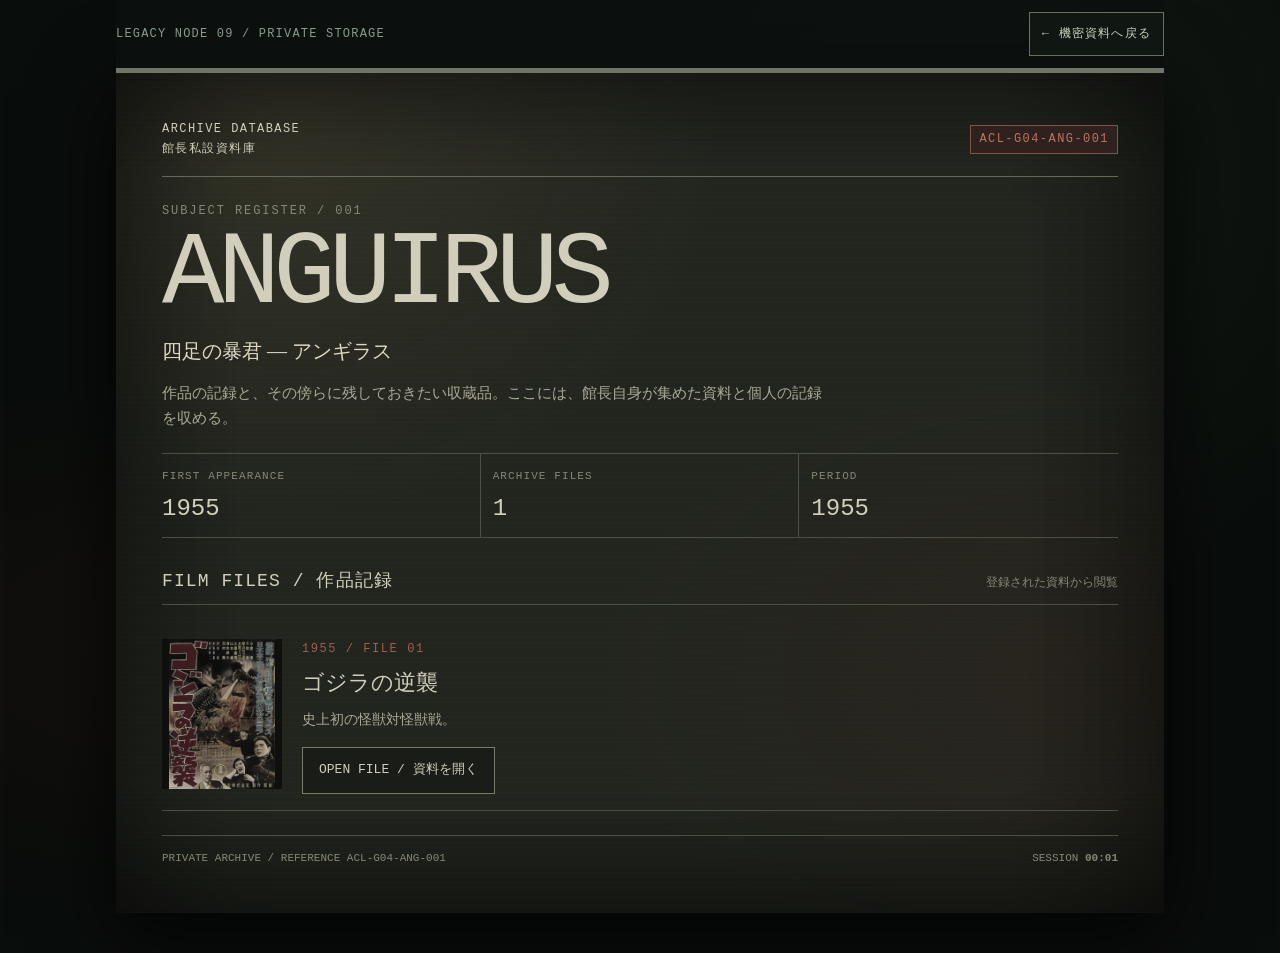
<file: ACL-G04-ANG-001/archive.html>
<!doctype html>
<!--
========================================
館長編集ポイント / RELEASE 2026-09-11
========================================
「★」で検索すると編集場所へ移動できます。
★ 作品情報：data-title / data-year / data-note と本文を変更。
★ 館長コメント：curator-comment 内の文章を変更。
★ 収蔵資料：ITEM START～ITEM END の article を collection-grid 内へコピー。
★ 収蔵画像：archive-images に画像を置き、src と alt を変更。
  推奨1200×1200px、最低目安800×800px。縦横長でも全体表示します。
★ YouTube URL：予告編ボタンの data-youtube-url を変更。空なら資料未登録。
作品を増やす場合：WORK START～WORK END を複製し、id を一意に変更。
作品一覧・登録作品数・前後移動は自動更新。新たなJavaScript編集は不要。
収蔵品・コメントは館長本人の記録を入力してください。
index.html / archive.html / terminal-session.js / terminal-session.css は同じフォルダに置く。
========================================
-->
<html lang="ja">
<head>
<meta charset="utf-8">
<meta name="viewport" content="width=device-width,initial-scale=1,viewport-fit=cover">
<meta name="theme-color" content="#171c18">
<script>document.documentElement.classList.add('archive-arrival')</script>
<title>ANGUIRUS / ARCHIVE DATABASE</title>
<link rel="stylesheet" href="./terminal-session.css?v=1">
<style>
:root{--paper:#dcd5c3;--ink:#282f29;--muted:#636557;--rule:#8e907d;--accent:#83503f;--dark:#151c18;--mono:'Courier New',monospace}
*{box-sizing:border-box}body{margin:0;background:#101613;color:var(--ink);font-family:var(--mono),sans-serif;line-height:1.7}body::before{content:"";position:fixed;inset:0;pointer-events:none;z-index:3;opacity:.15;background:repeating-linear-gradient(0deg,transparent 0 3px,#879a8b15 4px)}
button,a{-webkit-tap-highlight-color:transparent}button{font:inherit;cursor:pointer}a{color:inherit;text-underline-offset:4px}button:focus-visible,a:focus-visible{outline:2px solid #986649;outline-offset:4px}[hidden]{display:none!important}
.archive-shell{max-width:1180px;margin:0 auto;padding:0 16px 40px}.archive-bar{display:flex;justify-content:space-between;align-items:center;gap:12px;min-height:64px;padding:calc(14px + env(safe-area-inset-top,0px)) 0 14px;color:#b9c3b4;font-size:12px;letter-spacing:.1em}.archive-bar a{text-decoration:none;border:1px solid #56685b;padding:9px 12px;min-height:44px}.archive-bar a:hover{background:#25352a}
.paper{position:relative;min-height:72vh;padding:clamp(22px,5vw,60px);background:linear-gradient(110deg,#f0e9d517,transparent 55%),repeating-linear-gradient(0deg,#5c4b2910 0 1px,transparent 1px 5px),var(--paper);box-shadow:0 18px 60px #0006;border-top:5px solid #919c86}
.masthead{display:flex;align-items:center;justify-content:space-between;gap:18px;padding-bottom:16px;border-bottom:1px solid var(--ink);font-size:12px;letter-spacing:.12em}.masthead b{font-weight:400;color:var(--accent);border:1px solid #9e7d62;padding:3px 8px;white-space:nowrap}.eyebrow{font-size:12px;letter-spacing:.16em;color:var(--muted);margin:32px 0 6px}h1{font-size:clamp(48px,11vw,104px);line-height:.95;font-weight:400;letter-spacing:-.065em;margin:0 0 14px}h2{font-size:clamp(24px,5vw,38px);line-height:1.45;margin:12px 0 22px;letter-spacing:.025em}h3{font-size:18px;font-weight:400;margin:0 0 14px}.subtitle{font-family:serif;font-size:20px;margin:0}.index-intro{margin:18px 0 24px;max-width:42rem;font-size:15px;color:#51594d}
.registry{display:grid;grid-template-columns:repeat(3,1fr);border-block:1px solid var(--rule);margin:26px 0 40px}.registry div{padding:16px 12px;border-right:1px solid var(--rule)}.registry div:first-child{padding-left:0}.registry div:last-child{border:0}.registry dt{font-size:11px;letter-spacing:.1em;color:var(--muted)}.registry dd{margin:7px 0 0;font-size:24px;line-height:1.3}
.section-heading{display:flex;justify-content:space-between;align-items:baseline;gap:12px;border-bottom:1px solid var(--ink);padding-bottom:10px;margin:32px 0 20px}.section-heading h3{margin:0;letter-spacing:.06em}.section-heading small{font-size:12px;color:var(--muted)}
.file-card{display:grid;grid-template-columns:120px 1fr;gap:22px;align-items:center;border-bottom:1px solid var(--rule);padding:22px 0}.file-card img{width:120px;height:150px;object-fit:contain;background:#1c221d;filter:grayscale(1) sepia(.14)}.file-card small{font-size:12px;color:var(--accent);letter-spacing:.13em}.file-card h3{font-size:22px;line-height:1.5;margin:5px 0 8px}.file-card p{font-size:14px;margin:0 0 15px;color:#51594d}.file-card button,.file-nav button,.trailer-launch,.modal-close{border:1px solid var(--ink);background:transparent;color:var(--ink);padding:11px 16px;min-height:44px;font-size:13px}.file-card button:hover,.file-nav button:hover{background:var(--ink);color:var(--paper)}
.file-nav{display:flex;flex-wrap:wrap;justify-content:space-between;gap:8px;border-top:1px solid var(--rule);padding-top:22px;margin-top:34px}.file-nav button[disabled]{opacity:.3;cursor:default}.file-back{padding:7px 0;background:none;border:0;border-bottom:1px solid var(--rule);font-size:13px;margin:24px 0 4px;min-height:44px}
.work-meta{display:flex;gap:14px;flex-wrap:wrap;font-size:13px;border-block:1px solid var(--rule);padding:12px 0;margin-bottom:24px}.collection-grid{display:grid;grid-template-columns:repeat(4,minmax(0,1fr));gap:18px}.collection-item{min-width:0}.item-open{display:block;width:100%;padding:0;border:1px solid #9a9b87;background:#c9c3b2;text-align:left;color:var(--ink)}.item-open img{display:block;width:100%;aspect-ratio:1;object-fit:contain;background:#c9c3b2}.item-open span{display:block;padding:8px 10px;font:12px var(--mono)}.item-info h4{font-size:15px;line-height:1.6;margin:10px 0}.item-info p{font-size:13px;line-height:1.65}.item-info dl{font-size:12px}.item-info dt{color:var(--muted)}.item-info dd{margin:0 0 7px}.empty-note{border-left:2px solid var(--accent);padding:16px 20px;background:#c7bd9f38;color:#5f6253;font-size:14px;line-height:1.9;margin:0}.empty-note strong{display:block;font-weight:400;font-size:12px;color:#83503f;letter-spacing:.12em;margin-bottom:5px}
.curator-comment{font-family:serif;font-size:18px;line-height:2;padding:4px 0 4px 20px;border-left:2px solid #8a785b}.curator-comment p{margin:0}.curator-comment .pending{font-family:var(--mono);font-size:14px;color:var(--muted)}
.trailer{max-width:700px}.trailer-launch{display:block;width:100%;padding:0;background:#202820;color:#dcd5c3;text-align:left}.trailer-launch img{display:block;width:100%;aspect-ratio:16/9;object-fit:cover;opacity:.78}.trailer-launch span{display:block;padding:14px 18px;font-size:14px}.video-frame{aspect-ratio:16/9;width:100%;background:#101713}.video-frame iframe{width:100%;height:100%;display:block;border:0}.trailer .external{font-size:12px;margin:10px 0}.work-summary{font-size:16px;line-height:1.95;max-width:50rem}.work-summary h3{margin-top:22px;font-size:14px;color:var(--accent)}.source-note{margin-top:28px;font-size:12px;color:var(--muted)}.archive-footer{margin-top:32px;border-top:1px solid var(--rule);padding-top:15px;font-size:11px;color:var(--muted);display:flex;justify-content:space-between;gap:12px;flex-wrap:wrap}
.item-modal{width:min(850px,calc(100% - 24px));max-height:calc(100svh - 32px);padding:22px;border:1px solid #9b9e87;background:var(--paper);color:var(--ink);overflow:auto}.item-modal::backdrop{background:#000c}.modal-close{display:block;margin:0 0 18px auto}.modal-content img{display:block;max-width:100%;width:100%;height:min(52svh,500px);object-fit:contain;background:#c9c3b2}.modal-content .item-info{padding-top:15px}.modal-content h4{font-size:22px}
@media(max-width:700px){.archive-shell{padding:0 10px 24px}.archive-bar{font-size:10px;letter-spacing:.04em}.archive-bar a{font-size:11px;padding:9px 7px}.paper{padding:22px 18px}.masthead{font-size:10px;letter-spacing:.05em;align-items:flex-start}.masthead b{font-size:10px;padding:2px 5px}.registry{margin:24px 0}.registry dt{font-size:10px}.registry dd{font-size:22px}.file-card{grid-template-columns:86px 1fr;gap:15px}.file-card img{width:86px;height:125px}.file-card h3{font-size:18px}.file-card p{font-size:13px}.collection-grid{grid-template-columns:repeat(2,minmax(0,1fr));gap:16px 12px}.section-heading{display:block}.section-heading small{display:block;margin-top:5px}.work-meta{font-size:12px}.file-nav button{padding:10px;font-size:11px}.curator-comment{font-size:17px;padding-left:14px}.index-intro{font-size:14px}.item-modal{padding:16px}.source-note{overflow-wrap:anywhere}}

/* Compact archival rhythm: related records stay visually connected. */
.paper{padding:clamp(22px,3.8vw,46px)}
.eyebrow{margin:24px 0 4px}
h1{margin-bottom:10px}h2{margin:8px 0 16px}h3{margin-bottom:10px}
.index-intro{margin:14px 0 18px}
.registry{margin:20px 0 28px}.registry div{padding-block:13px}
.section-heading{margin:24px 0 14px;padding-bottom:8px}
.file-card{padding:16px 0;gap:20px}
.work-meta{margin-bottom:16px;padding-block:10px}
.file-back{margin-top:16px}.file-nav{margin-top:24px;padding-top:16px}
.source-note{margin-top:18px}.archive-footer{margin-top:24px;padding-top:13px}
.collection-grid:empty{display:none}
@media(max-width:700px){
  .archive-shell{padding:0 8px 18px}.archive-bar{min-height:54px}
  .paper{padding:18px 15px}.eyebrow{margin-top:18px}
  .registry{margin:18px 0 22px}.registry div{padding:11px 8px}
  .section-heading{margin:20px 0 11px;padding-bottom:7px}
  .file-card{padding:13px 0;gap:13px}.work-meta{margin-bottom:12px}
}

/* Private archive finish: aged records held inside the same restricted system. */
:root{--paper:#23261f;--ink:#d2cebc;--muted:#858777;--rule:#4b5045;--accent:#a35d4c;--dark:#0a0f0c}
html.archive-arrival .archive-shell{opacity:0}
body.archive-reveal .archive-shell{animation:archiveReveal 1.45s cubic-bezier(.2,.72,.25,1) both}
@keyframes archiveReveal{0%{opacity:0;filter:brightness(.28) contrast(1.25)}42%{opacity:.5;filter:brightness(.68) contrast(1.12)}100%{opacity:1;filter:none}}
body{background:radial-gradient(ellipse at 72% 18%,rgba(50,66,48,.25),transparent 34rem),radial-gradient(ellipse at 13% 68%,rgba(83,31,24,.14),transparent 29rem),#090d0b;color:var(--ink)}
body::before{opacity:.28;background:repeating-linear-gradient(0deg,transparent 0 3px,rgba(172,191,171,.05) 4px),repeating-linear-gradient(90deg,transparent 0 83px,rgba(130,145,126,.025) 84px)}
.archive-bar{color:#899a8c}.archive-bar a{border-color:#425648;color:#a9b8aa;background:#101713}
.paper{overflow:hidden;background:radial-gradient(ellipse at 17% 6%,rgba(167,143,100,.12),transparent 27rem),radial-gradient(ellipse at 93% 72%,rgba(91,31,24,.11),transparent 31rem),repeating-linear-gradient(0deg,rgba(225,218,191,.016) 0 1px,transparent 1px 5px),#22251e;border-top-color:#6d7667;box-shadow:0 22px 75px #000b,inset 0 0 110px rgba(0,0,0,.44)}
.paper::before{content:"";position:absolute;inset:0;pointer-events:none;background:linear-gradient(90deg,rgba(0,0,0,.22),transparent 12%,transparent 86%,rgba(0,0,0,.25)),linear-gradient(0deg,rgba(0,0,0,.3),transparent 15%,transparent 88%,rgba(0,0,0,.2));mix-blend-mode:multiply}
.paper>*{position:relative;z-index:1}.masthead{border-color:#62685a}.masthead b{color:#bd7560;border-color:#805447;background:#2f211d}
.subtitle,.curator-comment{color:#ded8c2}.index-intro,.file-card p{color:#aaa998}.registry,.section-heading,.file-card,.file-nav,.work-meta,.archive-footer{border-color:var(--rule)}
.file-card img{background:#101510;filter:grayscale(.72) sepia(.23) brightness(.72)}
.file-card button,.file-nav button,.trailer-launch,.modal-close{border-color:#777b6c;color:#d2cebc;background:#191c17}.file-card button:hover,.file-nav button:hover{background:#c7c0ac;color:#171a16}
.item-open,.item-open img,.modal-content img{background:#171b16}.item-modal{background:#252820;color:var(--ink);border-color:#777b69}.empty-note{background:rgba(80,62,39,.18);color:#aaa894}.curator-comment{border-color:#8a5947}.source-note{color:#858777}
.poster-record{margin:20px 0 4px;padding:10px;border:1px solid #4f5449;background:#141813;box-shadow:0 14px 35px #0007}
.poster-record img{display:block;width:100%;height:auto;filter:saturate(.52) sepia(.18) brightness(.64) contrast(1.05);transition:filter .55s ease}
.poster-record:hover img{filter:saturate(.72) sepia(.1) brightness(.76) contrast(1.03)}
.poster-record figcaption{display:flex;justify-content:space-between;gap:10px;padding:9px 4px 1px;color:#9a9a88;font-size:11px;letter-spacing:.08em}.poster-record a{color:#b87662}
@media(max-width:700px){.poster-record{margin-top:14px;padding:6px}.poster-record figcaption{display:block;line-height:1.7}.paper{box-shadow:0 18px 55px #000c,inset 0 0 70px rgba(0,0,0,.4)}}

/* Consistent reading route; retain a compact return control on small screens. */
.archive-bar{position:sticky;top:0;z-index:20;background:#0c110fee;padding:12px 0;backdrop-filter:blur(8px);gap:12px}
.archive-bar a{display:inline-flex;align-items:center;min-height:44px;padding:8px 12px;border:1px solid #657260;color:#c5d0bf;white-space:nowrap}
.paper{min-height:0!important}.archive-shell{max-width:1080px}
.poster-record{width:min(100%,380px);margin:24px auto;padding:0;border:0;background:transparent;box-shadow:none}
.poster-record img{filter:saturate(.78) brightness(.86);width:100%;height:auto}
.poster-record:hover img{filter:saturate(.9) brightness(.95)}
.file-back{min-height:44px;border:1px solid #59634f;padding:10px 14px}
button:focus-visible,a:focus-visible{outline:2px solid #adbea2;outline-offset:4px}
@media(max-width:700px){.archive-bar{font-size:10px}.archive-bar>span{max-width:42%}.paper{padding:22px 18px}.poster-record{width:min(100%,320px)}}
</style>
</head>
<body>
<div class="archive-shell">
<header class="archive-bar"><span>LEGACY NODE 09 / PRIVATE STORAGE</span><a href="./index.html" data-return>← 機密資料へ戻る</a></header>
<main class="paper" id="archiveMain">
<div class="masthead"><span>ARCHIVE DATABASE<br>館長私設資料庫</span><b>ACL-G04-ANG-001</b></div>
<section id="archiveIndex">
<p class="eyebrow">SUBJECT REGISTER / 001</p>
<h1>ANGUIRUS</h1><p class="subtitle">四足の暴君 — アンギラス</p>
<p class="index-intro">作品の記録と、その傍らに残しておきたい収蔵品。ここには、館長自身が集めた資料と個人の記録を収める。</p>
<dl class="registry"><div><dt>FIRST APPEARANCE</dt><dd>1955</dd></div><div><dt>ARCHIVE FILES</dt><dd id="fileCount">1</dd></div><div><dt>PERIOD</dt><dd id="filePeriod">1955</dd></div></dl>
<div class="section-heading"><h3>FILM FILES / 作品記録</h3><small>登録された資料から閲覧</small></div>
<div id="workList"></div>
</section>
<section id="fileView" hidden>
<button type="button" class="file-back" data-index>ARCHIVE INDEX / 作品一覧へ</button>
<!-- ★ WORK START：このarticle全体を複製し、idを film-1974 など一意に変更すると作品を追加できます。 -->
<!-- ★ 作品名・公開年・一覧説明・一覧画像。本文の見出しとあわせて変更してください。 -->
<article class="work-file" id="film-1955" data-title="ゴジラの逆襲" data-year="1955" data-note="史上初の怪獣対怪獣戦。" data-image="./archive-images/godzilla-raids-again-poster.jpg?v=1" hidden>
<p class="eyebrow">SHOWA ERA / FILM RECORD 1955</p>
<h2 tabindex="-1">ゴジラの逆襲</h2>
<!-- ★ 公開年・作品情報 -->
<div class="work-meta"><span>公開：1955年4月24日</span><span>監督：小田 基義</span><span>特技監督：円谷 英二</span></div>
<!-- ★ 映画ポスター：画像を変更する場合はsrc・width・height・altを更新してください。 -->
<figure class="poster-record">
  <img src="./archive-images/godzilla-raids-again-poster.jpg?v=1" alt="1955年公開『ゴジラの逆襲』の日本公開時ポスター" width="960" height="1350" loading="eager">
  <figcaption><span>RELEASE POSTER // 1955</span></figcaption>
</figure>
<div class="section-heading"><h3>CURATOR COLLECTION</h3><small>館長収蔵資料</small></div>
<!-- ★ 収蔵資料：下の空のdivの中へ、ITEM START～ITEM ENDのarticleをコピーして追加してください。 -->
<div class="collection-grid"></div>
<p class="empty-note collection-empty"><strong>COLLECTION RECORD PENDING</strong>収蔵資料は整理中。写真と記録が揃い次第、ここへ収録します。</p>
<div class="section-heading"><h3>CURATOR'S NOTE</h3><small>館長コメント</small></div>
<!-- ★ 館長コメント：このdiv内の文章だけを書き換えてください。 -->
<div class="curator-comment"><p>後年の頼れる相棒になる以前、初代アンギラスはゴジラへ真正面から牙を立てた最初の怪獣だった。光線も飛行能力もない。装甲と牙と執念だけで大阪を戦場に変えた、その荒々しさがええ。</p></div>
<!-- ★ 館長コメントここまで -->
<div class="section-heading"><h3>OFFICIAL TRAILER</h3><small>公式映像資料</small></div>
<div class="trailer">
<!-- ★ YouTube URL：公式予告編URLを変更。空文字ならMATERIAL NOT AVAILABLEと表示。 -->
<button type="button" class="trailer-launch" data-youtube-url="https://www.youtube.com/watch?v=hH7MA-KlUBo"><span>OFFICIAL TRAILER / 予告編を再生</span></button>
<div class="video-frame" hidden></div>
<p class="external"><a href="https://www.youtube.com/watch?v=hH7MA-KlUBo" target="_blank" rel="noopener">東宝公式チャンネルで開く</a></p>
</div>
<div class="section-heading"><h3>FILM CONTEXT</h3><small>この作品のアンギラス</small></div>
<!-- ★ 作品概要：3～5行程度の短い説明。 -->
<div class="work-summary">
<p>魚群探査機の操縦士・月岡と小林は、岩戸島でゴジラとアンギラスの死闘を目撃する。<br>二頭は海へ姿を消したのち大阪へ上陸。<br>誘導作戦の混乱を突き、夜の市街地を戦場へ変えていく。</p>
<h3>SUBJECT IN THIS FILM</h3>
<p>本作のアンギラスは、ゴジラシリーズで初めてゴジラと戦った怪獣。巨体に反する敏捷性と執拗な噛みつきで食い下がるが、大阪城周辺で敗れ、放射熱線を受けて絶命する。</p>
</div>
<p class="source-note">作品資料：<a href="https://www.youtube.com/watch?v=hH7MA-KlUBo" target="_blank" rel="noopener">東宝公式予告編</a> ／ <a href="https://ja.wikipedia.org/wiki/%E3%82%B4%E3%82%B8%E3%83%A9%E3%81%AE%E9%80%86%E8%A5%B2" target="_blank" rel="noopener">作品・スタッフ情報</a> ／ <a href="https://ja.wikipedia.org/wiki/%E3%82%A2%E3%83%B3%E3%82%AE%E3%83%A9%E3%82%B9" target="_blank" rel="noopener">個体資料</a></p>
</article>
<!-- ★ WORK END -->
<nav class="file-nav" aria-label="作品間移動"><button type="button" id="previousFile">PREVIOUS FILE</button><button type="button" data-index>ARCHIVE INDEX</button><button type="button" id="nextFile">NEXT FILE</button></nav>
</section>
<footer class="archive-footer"><span>PRIVATE ARCHIVE / REFERENCE ACL-G04-ANG-001</span><span>SESSION <b data-session-clock>00:00</b></span></footer>
</main>
</div>

<!-- ★ 収蔵品追加用テンプレート。templateのタグ自体はコピーせず、articleだけを上のcollection-gridへ貼り付けます。 -->
<template id="collectionItemTemplate">
<!-- ★ ITEM START -->
<article class="collection-item">
  <button class="item-open" type="button" aria-label="収蔵資料の画像と詳細を開く">
    <!-- ★ 収蔵画像：srcを画像ファイル名に変更。altは写っている品名。 -->
    <img src="./archive-images/item-01.jpg" alt="収蔵品名を入力" loading="lazy" width="1200" height="1200">
    <span>ITEM 01 / VIEW RECORD</span>
  </button>
  <div class="item-info">
    <!-- ★ 収蔵資料：名称・分類・年代を入力。分からない年代は不明で構いません。 -->
    <h4>収蔵品名を入力</h4>
    <dl><dt>CATEGORY</dt><dd>分類を入力</dd><dt>YEAR</dt><dd>年代を入力</dd></dl>
    <!-- ★ 館長メモ -->
    <p>この品を収蔵した経緯や、残しておきたいことを入力。</p>
  </div>
</article>
<!-- ★ ITEM END -->
</template>

<dialog class="item-modal" id="itemModal" aria-label="収蔵資料の詳細"><button class="modal-close" type="button">CLOSE / 閉じる</button><div class="modal-content"></div></dialog>
<script src="./terminal-session.js?v=1"></script>
<script>
(() => {
 const works=[...document.querySelectorAll('.work-file')],index=document.querySelector('#archiveIndex'),view=document.querySelector('#fileView'),list=document.querySelector('#workList'),modal=document.querySelector('#itemModal');let current=-1;
 function stopVideos(){document.querySelectorAll('.video-frame').forEach(el=>{el.replaceChildren();el.hidden=true});document.querySelectorAll('.trailer-launch').forEach(el=>el.hidden=false)}
 function showIndex(){stopVideos();works.forEach(w=>w.hidden=true);view.hidden=true;index.hidden=false;current=-1;history.replaceState(null,'',location.pathname+location.search);window.scrollTo({top:0,behavior:'instant'})}
 function openFile(i){if(!works[i])return;stopVideos();current=i;index.hidden=true;view.hidden=false;works.forEach((w,n)=>w.hidden=n!==i);document.querySelector('#previousFile').disabled=i===0;document.querySelector('#nextFile').disabled=i===works.length-1;history.replaceState(null,'','#'+works[i].id);works[i].querySelector('h2').focus({preventScroll:true});window.scrollTo({top:0,behavior:'instant'})}
 works.forEach((w,i)=>{const card=document.createElement('article');card.className='file-card';const image=document.createElement('img');image.src=w.dataset.image;image.alt=w.dataset.title+'の公開ポスター';image.loading='lazy';const info=document.createElement('div'),meta=document.createElement('small'),title=document.createElement('h3'),note=document.createElement('p'),button=document.createElement('button');meta.textContent=w.dataset.year+' / FILE '+String(i+1).padStart(2,'0');title.textContent=w.dataset.title;note.textContent=w.dataset.note;button.type='button';button.textContent='OPEN FILE / 資料を開く';button.addEventListener('click',()=>openFile(i));info.append(meta,title,note,button);card.append(image,info);list.append(card);w.querySelector('.collection-empty').hidden=w.querySelectorAll('.collection-grid .collection-item').length>0});
 document.querySelector('#fileCount').textContent=String(works.length);const years=works.map(w=>Number(w.dataset.year)).filter(Number.isFinite).sort((a,b)=>a-b);document.querySelector('#filePeriod').textContent=years.length?(years[0]===years.at(-1)?String(years[0]):years[0]+'–'+years.at(-1)):'—';
 document.querySelectorAll('[data-index]').forEach(b=>b.addEventListener('click',showIndex));document.querySelector('#previousFile').onclick=()=>openFile(current-1);document.querySelector('#nextFile').onclick=()=>openFile(current+1);
 document.querySelectorAll('.collection-grid .item-open').forEach(b=>b.addEventListener('click',()=>{const contents=document.querySelector('.modal-content');contents.replaceChildren(b.querySelector('img').cloneNode(),b.closest('.collection-item').querySelector('.item-info').cloneNode(true));modal.showModal()}));document.querySelector('.modal-close').onclick=()=>modal.close();modal.addEventListener('click',e=>{if(e.target===modal){const r=modal.getBoundingClientRect();if(e.clientX<r.left||e.clientX>r.right||e.clientY<r.top||e.clientY>r.bottom)modal.close()}});
 function videoID(value){try{const u=new URL(value);if(u.hostname==='youtu.be')return u.pathname.slice(1).split('/')[0];if(['youtube.com','www.youtube.com','m.youtube.com'].includes(u.hostname))return u.searchParams.get('v')||u.pathname.split('/').pop()}catch(_){}return ''}
 document.querySelectorAll('.trailer-launch').forEach(button=>{const id=videoID(button.dataset.youtubeUrl),trailer=button.closest('.trailer'),external=trailer.querySelector('.external a');if(!/^[\w-]{11}$/.test(id)){button.textContent='MATERIAL NOT AVAILABLE / 映像資料未登録';button.disabled=true;trailer.querySelector('.external').hidden=true;return}external.href='https://www.youtube.com/watch?v='+id;const thumbnail=document.createElement('img');thumbnail.src='https://i.ytimg.com/vi/'+id+'/hqdefault.jpg';thumbnail.alt='公式予告編のサムネイル';thumbnail.loading='lazy';thumbnail.onerror=()=>thumbnail.remove();button.prepend(thumbnail);button.addEventListener('click',()=>{const frame=trailer.querySelector('.video-frame'),iframe=document.createElement('iframe'),origin=location.protocol==='https:'?'&origin='+encodeURIComponent(location.origin):'';iframe.src='https://www.youtube.com/embed/'+id+'?autoplay=1&playsinline=1&rel=0'+origin;iframe.title='公式予告編';iframe.allow='accelerometer; autoplay; clipboard-write; encrypted-media; gyroscope; picture-in-picture; web-share';iframe.allowFullscreen=true;iframe.loading='eager';iframe.referrerPolicy='strict-origin-when-cross-origin';frame.replaceChildren(iframe);frame.hidden=false;button.hidden=true})});
 document.querySelector('[data-return]').addEventListener('click',e=>{e.preventDefault();TerminalSession.navigate('./index.html','classified')});TerminalSession.configure({leave:()=>{stopVideos();if(modal.open)modal.close()}});
 const selected=works.findIndex(w=>'#'+w.id===location.hash);if(selected>=0)openFile(selected);
 requestAnimationFrame(()=>requestAnimationFrame(()=>{document.body.classList.add('archive-reveal');document.documentElement.classList.remove('archive-arrival')}));
 addEventListener('pageshow',e=>{if(e.persisted)location.reload()});
})();
</script>
</body>
</html>
</file>
<file: ACL-G04-ANG-001/terminal-session.css>
/* Separate security trace channel: it never changes BIO-SIGNAL state. */
.access-notice{position:fixed;z-index:260;top:calc(env(safe-area-inset-top,0px) + 14px);right:14px;width:min(370px,calc(100% - 28px));box-sizing:border-box;border:1px solid #89764d;border-left:4px solid #b49d6a;background:#0c100eef;color:#d7c49b;padding:14px 16px;font:13px/1.55 monospace;box-shadow:0 12px 32px #0008;pointer-events:none}
.access-notice small,.access-notice strong,.access-notice span{display:block}.access-notice small{font-size:11px;letter-spacing:.12em;margin-bottom:7px}.access-notice strong{font-size:13px;overflow-wrap:anywhere}.access-notice span{margin-top:5px;color:#d2ccc1}.access-notice[data-level="2"]{border-color:#b9574e;color:#fba096}
.channel-switch{position:fixed;z-index:500;inset:0;box-sizing:border-box;background:#020605;color:#a5c5b1;display:flex;flex-direction:column;justify-content:center;align-items:center;padding:24px;text-align:center;font:14px/1.8 monospace}
.channel-switch small{letter-spacing:.14em;color:#738376}.channel-switch strong{width:min(650px,100%);padding:28px 0;margin:22px 0;border-block:1px solid #52725b;font-size:clamp(18px,4vw,28px);overflow-wrap:anywhere}.channel-steps{min-height:150px}.channel-steps span{display:block;font-size:12px;color:#899b8e}
.session-end{z-index:600;position:fixed;inset:0;width:100%;height:100%;max-width:none;max-height:none;margin:0;padding:28px;box-sizing:border-box;border:0;background:#030403;color:#d17a6d;text-align:center;font-family:monospace}
.session-end[open]{display:flex;flex-direction:column;align-items:center;justify-content:center}.session-end::backdrop{background:#000}.session-end small{letter-spacing:.16em}.session-end h2{font-size:clamp(22px,5vw,40px);font-weight:400;border-block:1px solid #913a32;padding:22px 0;overflow-wrap:anywhere;max-width:100%}.session-end p{font-size:13px;line-height:1.7}.session-end button{border:1px solid #819e89;color:#c2d4c7;background:#09100c;padding:15px 20px;margin-top:25px;font:14px/1.6 monospace;cursor:pointer}
.security-interference{animation:securityJolt .18s steps(2,end) 4}.security-interference:after{content:"";position:fixed;z-index:270;inset:0;pointer-events:none;background:repeating-linear-gradient(0deg,transparent 0 9px,#c1423038 10px 13px,transparent 14px 26px)!important;box-shadow:inset 0 0 90px #7f110b70!important}
@keyframes securityJolt{0%,100%{translate:0}35%{translate:1px -1px}70%{translate:-1px 1px}}
.archive-terminated main,.archive-terminated header{visibility:hidden}
.access-notice[hidden],.channel-switch[hidden],.session-end button[hidden]{display:none!important}
@media(prefers-reduced-motion:reduce){.security-interference{animation:none}}
/* Never filter or transform body: fixed UI must follow the viewport. */
body.security-interference{animation:none;translate:none}
body.channel-locked{position:fixed!important;left:0;right:0;width:100%;overflow:hidden!important}
.channel-switch{height:100dvh;max-height:100dvh;overflow:hidden;padding:clamp(16px,4vw,32px)}
.channel-switch strong{font-size:clamp(17px,3.5vw,28px);padding:18px 0;margin:16px 0}
.channel-steps{width:min(650px,100%);min-height:130px}
.channel-steps span{font-size:clamp(10px,2.5vw,12px);overflow-wrap:anywhere}
.channel-switch button{padding:12px 18px;margin-top:14px;border:1px solid #657c68;background:#101912;color:#c8d7c6;font:14px monospace;cursor:pointer}.channel-switch button[hidden]{display:none}
.archive-channel{position:fixed;inset:0;z-index:240;width:100%;height:100dvh;border:0;background:#090d0b}
.channel-reveal{animation:channelReveal 1.3s ease-out both}
@keyframes channelReveal{from{opacity:0}to{opacity:1}}
@media(max-height:450px){.channel-switch{padding:12px}.channel-switch strong{margin:8px 0;padding:8px 0}.channel-steps{min-height:0}.channel-steps span{line-height:1.4}}
@media(prefers-reduced-motion:reduce){.channel-reveal{animation-duration:.15s}}
</file>
<file: ACL-G01-GAB-005/terminal-session.css>
/* Separate security trace channel: it never changes BIO-SIGNAL state. */
.access-notice{position:fixed;z-index:260;top:calc(env(safe-area-inset-top,0px) + 14px);right:14px;width:min(370px,calc(100% - 28px));box-sizing:border-box;border:1px solid #89764d;border-left:4px solid #b49d6a;background:#0c100eef;color:#d7c49b;padding:14px 16px;font:13px/1.55 monospace;box-shadow:0 12px 32px #0008;pointer-events:none}
.access-notice small,.access-notice strong,.access-notice span{display:block}.access-notice small{font-size:11px;letter-spacing:.12em;margin-bottom:7px}.access-notice strong{font-size:13px;overflow-wrap:anywhere}.access-notice span{margin-top:5px;color:#d2ccc1}.access-notice[data-level="2"]{border-color:#b9574e;color:#fba096}
.channel-switch{position:fixed;z-index:500;inset:0;box-sizing:border-box;background:#020605;color:#a5c5b1;display:flex;flex-direction:column;justify-content:center;align-items:center;padding:24px;text-align:center;font:14px/1.8 monospace}
.channel-switch small{letter-spacing:.14em;color:#738376}.channel-switch strong{width:min(650px,100%);padding:28px 0;margin:22px 0;border-block:1px solid #52725b;font-size:clamp(18px,4vw,28px);overflow-wrap:anywhere}.channel-steps{min-height:150px}.channel-steps span{display:block;font-size:12px;color:#899b8e}
.session-end{z-index:600;position:fixed;inset:0;width:100%;height:100%;max-width:none;max-height:none;margin:0;padding:28px;box-sizing:border-box;border:0;background:#030403;color:#d17a6d;text-align:center;font-family:monospace}
.session-end[open]{display:flex;flex-direction:column;align-items:center;justify-content:center}.session-end::backdrop{background:#000}.session-end small{letter-spacing:.16em}.session-end h2{font-size:clamp(22px,5vw,40px);font-weight:400;border-block:1px solid #913a32;padding:22px 0;overflow-wrap:anywhere;max-width:100%}.session-end p{font-size:13px;line-height:1.7}.session-end button{border:1px solid #819e89;color:#c2d4c7;background:#09100c;padding:15px 20px;margin-top:25px;font:14px/1.6 monospace;cursor:pointer}
.security-interference{animation:securityJolt .18s steps(2,end) 4}.security-interference:after{content:"";position:fixed;z-index:270;inset:0;pointer-events:none;background:repeating-linear-gradient(0deg,transparent 0 9px,#c1423038 10px 13px,transparent 14px 26px)!important;box-shadow:inset 0 0 90px #7f110b70!important}
@keyframes securityJolt{0%,100%{translate:0}35%{translate:1px -1px}70%{translate:-1px 1px}}
.archive-terminated main,.archive-terminated header{visibility:hidden}
.access-notice[hidden],.channel-switch[hidden],.session-end button[hidden]{display:none!important}
@media(prefers-reduced-motion:reduce){.security-interference{animation:none}}
/* Never filter or transform body: fixed UI must follow the viewport. */
body.security-interference{animation:none;translate:none}
body.channel-locked{position:fixed!important;left:0;right:0;width:100%;overflow:hidden!important}
.channel-switch{height:100dvh;max-height:100dvh;overflow:hidden;padding:clamp(16px,4vw,32px)}
.channel-switch strong{font-size:clamp(17px,3.5vw,28px);padding:18px 0;margin:16px 0}
.channel-steps{width:min(650px,100%);min-height:130px}
.channel-steps span{font-size:clamp(10px,2.5vw,12px);overflow-wrap:anywhere}
.channel-switch button{padding:12px 18px;margin-top:14px;border:1px solid #657c68;background:#101912;color:#c8d7c6;font:14px monospace;cursor:pointer}.channel-switch button[hidden]{display:none}
.archive-channel{position:fixed;inset:0;z-index:240;width:100%;height:100dvh;border:0;background:#090d0b}
.channel-reveal{animation:channelReveal 1.3s ease-out both}
@keyframes channelReveal{from{opacity:0}to{opacity:1}}
@media(max-height:450px){.channel-switch{padding:12px}.channel-switch strong{margin:8px 0;padding:8px 0}.channel-steps{min-height:0}.channel-steps span{line-height:1.4}}
@media(prefers-reduced-motion:reduce){.channel-reveal{animation-duration:.15s}}
</file>
<file: ACL-G02-MGL-002/terminal-session.css>
/* Separate security trace channel: it never changes BIO-SIGNAL state. */
.access-notice{position:fixed;z-index:260;top:calc(env(safe-area-inset-top,0px) + 14px);right:14px;width:min(370px,calc(100% - 28px));box-sizing:border-box;border:1px solid #89764d;border-left:4px solid #b49d6a;background:#0c100eef;color:#d7c49b;padding:14px 16px;font:13px/1.55 monospace;box-shadow:0 12px 32px #0008;pointer-events:none}
.access-notice small,.access-notice strong,.access-notice span{display:block}.access-notice small{font-size:11px;letter-spacing:.12em;margin-bottom:7px}.access-notice strong{font-size:13px;overflow-wrap:anywhere}.access-notice span{margin-top:5px;color:#d2ccc1}.access-notice[data-level="2"]{border-color:#b9574e;color:#fba096}
.channel-switch{position:fixed;z-index:500;inset:0;box-sizing:border-box;background:#020605;color:#a5c5b1;display:flex;flex-direction:column;justify-content:center;align-items:center;padding:24px;text-align:center;font:14px/1.8 monospace}
.channel-switch small{letter-spacing:.14em;color:#738376}.channel-switch strong{width:min(650px,100%);padding:28px 0;margin:22px 0;border-block:1px solid #52725b;font-size:clamp(18px,4vw,28px);overflow-wrap:anywhere}.channel-steps{min-height:150px}.channel-steps span{display:block;font-size:12px;color:#899b8e}
.session-end{z-index:600;position:fixed;inset:0;width:100%;height:100%;max-width:none;max-height:none;margin:0;padding:28px;box-sizing:border-box;border:0;background:#030403;color:#d17a6d;text-align:center;font-family:monospace}
.session-end[open]{display:flex;flex-direction:column;align-items:center;justify-content:center}.session-end::backdrop{background:#000}.session-end small{letter-spacing:.16em}.session-end h2{font-size:clamp(22px,5vw,40px);font-weight:400;border-block:1px solid #913a32;padding:22px 0;overflow-wrap:anywhere;max-width:100%}.session-end p{font-size:13px;line-height:1.7}.session-end button{border:1px solid #819e89;color:#c2d4c7;background:#09100c;padding:15px 20px;margin-top:25px;font:14px/1.6 monospace;cursor:pointer}
.security-interference{animation:securityJolt .18s steps(2,end) 4}.security-interference:after{content:"";position:fixed;z-index:270;inset:0;pointer-events:none;background:repeating-linear-gradient(0deg,transparent 0 9px,#c1423038 10px 13px,transparent 14px 26px)!important;box-shadow:inset 0 0 90px #7f110b70!important}
@keyframes securityJolt{0%,100%{translate:0}35%{translate:1px -1px}70%{translate:-1px 1px}}
.archive-terminated main,.archive-terminated header{visibility:hidden}
.access-notice[hidden],.channel-switch[hidden],.session-end button[hidden]{display:none!important}
@media(prefers-reduced-motion:reduce){.security-interference{animation:none}}
/* Never filter or transform body: fixed UI must follow the viewport. */
body.security-interference{animation:none;translate:none}
body.channel-locked{position:fixed!important;left:0;right:0;width:100%;overflow:hidden!important}
.channel-switch{height:100dvh;max-height:100dvh;overflow:hidden;padding:clamp(16px,4vw,32px)}
.channel-switch strong{font-size:clamp(17px,3.5vw,28px);padding:18px 0;margin:16px 0}
.channel-steps{width:min(650px,100%);min-height:130px}
.channel-steps span{font-size:clamp(10px,2.5vw,12px);overflow-wrap:anywhere}
.channel-switch button{padding:12px 18px;margin-top:14px;border:1px solid #657c68;background:#101912;color:#c8d7c6;font:14px monospace;cursor:pointer}.channel-switch button[hidden]{display:none}
.archive-channel{position:fixed;inset:0;z-index:240;width:100%;height:100dvh;border:0;background:#090d0b}
.channel-reveal{animation:channelReveal 1.3s ease-out both}
@keyframes channelReveal{from{opacity:0}to{opacity:1}}
@media(max-height:450px){.channel-switch{padding:12px}.channel-switch strong{margin:8px 0;padding:8px 0}.channel-steps{min-height:0}.channel-steps span{line-height:1.4}}
@media(prefers-reduced-motion:reduce){.channel-reveal{animation-duration:.15s}}
</file>
